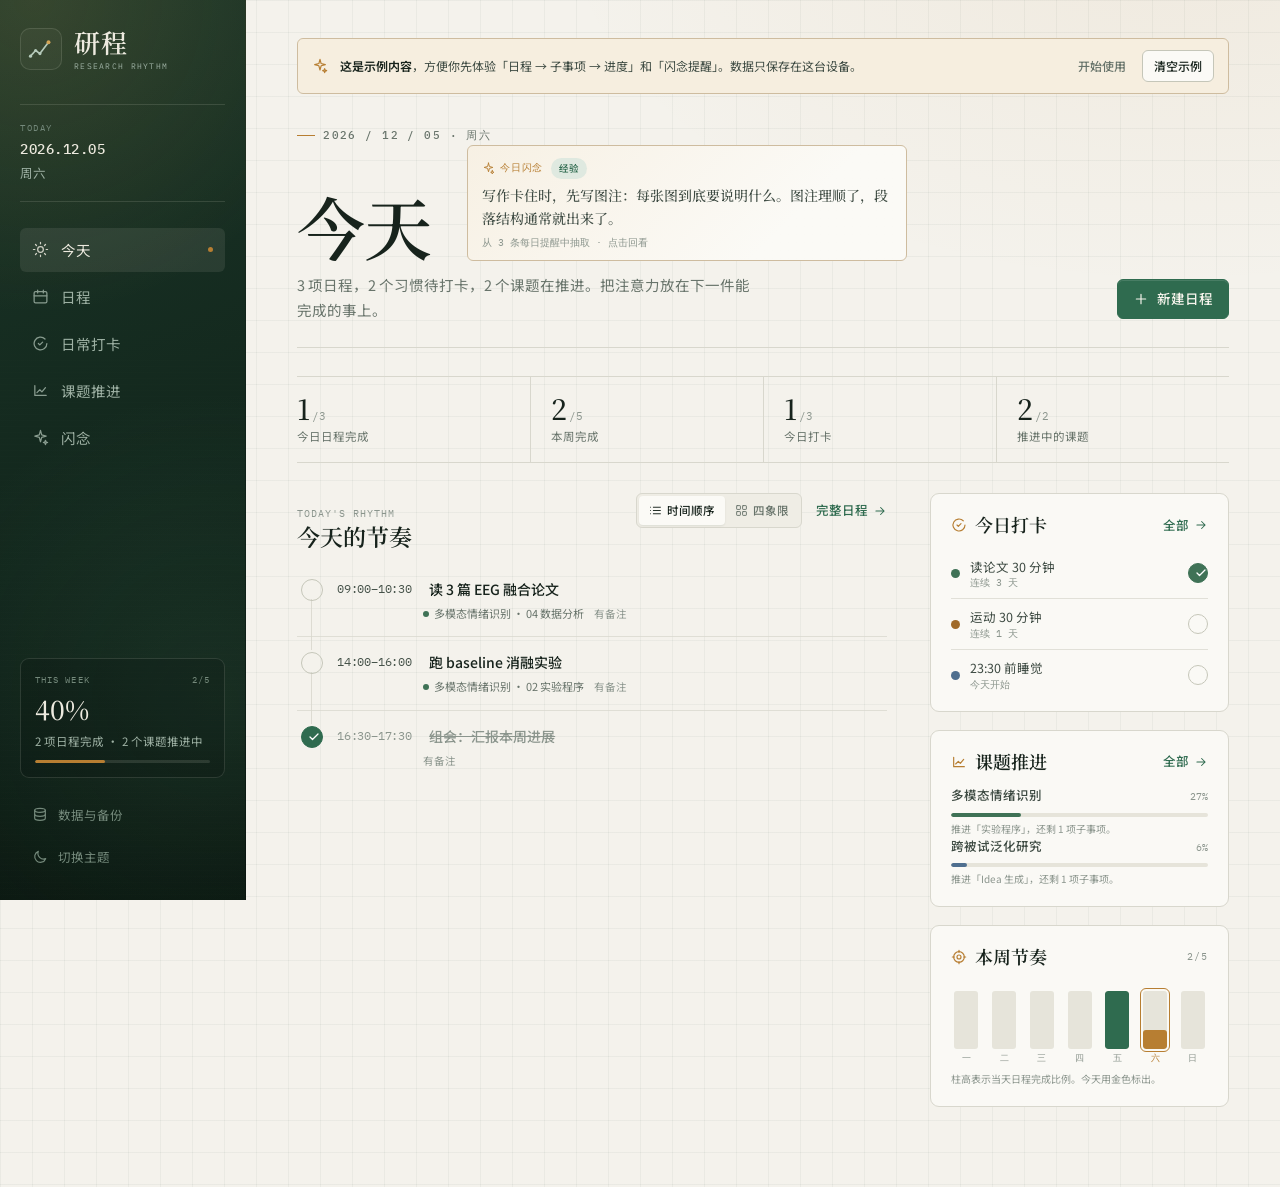
<file: index.html>
<!DOCTYPE html>
<html lang="zh-CN">
<head>
  <meta charset="utf-8">
  <meta name="viewport" content="width=device-width, initial-scale=1, viewport-fit=cover">
  <title>研程</title>
  <meta name="description" content="研程：把科研拆成今天能做完的事。日程、习惯、课题推进与闪念，本地优先。">
  <meta name="theme-color" content="#12261C">
  <meta name="apple-mobile-web-app-capable" content="yes">
  <meta name="apple-mobile-web-app-status-bar-style" content="black-translucent">
  <meta name="apple-mobile-web-app-title" content="研程">
  <link rel="manifest" href="manifest.webmanifest">
  <link rel="icon" href="icons/icon-192.png" sizes="192x192" type="image/png">
  <link rel="apple-touch-icon" href="icons/icon-180.png">
  <link rel="preconnect" href="https://fonts.googleapis.com">
  <link rel="preconnect" href="https://fonts.gstatic.com" crossorigin>
  <link rel="stylesheet" href="https://fonts.googleapis.com/css2?family=IBM+Plex+Mono:wght@400;500&family=Noto+Sans+SC:wght@400;500;600;700&family=Noto+Serif+SC:wght@500;600;700&display=swap">
  <style>
/* ---- base.css ---- */
/* ============================================================
   研程 — base tokens and reset
   Direction: research notebook on a quiet desk. Deep forest rail,
   warm paper canvas, serif display type, mono for dates and counts.
   ============================================================ */

:root {
  /* Color — light */
  --paper: #F4F2EC;
  --paper-deep: #ECE9E0;
  --surface: #FBFAF6;
  --surface-2: #EFEDE5;
  --surface-3: #E6E4DA;
  --ink: #17231C;
  --ink-soft: #3D4A42;
  --muted: #68746B;
  --faint: #8B958D;
  --line: #D8D7CD;
  --line-strong: #C5C6B9;
  --forest: #12261C;
  --forest-2: #1B3628;
  --accent: #2F6B4F;
  --accent-hover: #265A42;
  --accent-ink: #F7F5ED;
  --accent-soft: #DFE9E0;
  --ochre: #B77E32;
  --ochre-soft: #F2E4CC;
  --danger: #A44A3F;
  --danger-soft: #F3DDD8;
  --blue: #466A83;
  --blue-soft: #DFE7EC;
  --grid: rgba(23, 35, 28, 0.045);
  --glow: rgba(183, 126, 50, 0.08);
  --shadow: 0 18px 48px rgba(18, 38, 28, 0.13);
  --shadow-soft: 0 8px 24px rgba(18, 38, 28, 0.08);
  --rail-text: #EDEADF;
  --rail-muted: #9EB1A4;
  --rail-faint: #74897B;
  --rail-line: rgba(237, 234, 223, 0.13);
  --rail-active: rgba(237, 234, 223, 0.09);
  --overlay: rgba(8, 16, 11, 0.56);
  --check-ink: #FFFFFF;

  /* Type */
  --font-display: "Noto Serif SC", "Songti SC", "STSong", serif;
  --font-body: "Noto Sans SC", "PingFang SC", "Microsoft YaHei", sans-serif;
  --font-mono: "IBM Plex Mono", "SFMono-Regular", Consolas, monospace;
  --text-xs: 11px;
  --text-sm: 12.5px;
  --text-base: 14.5px;
  --text-md: 16px;
  --text-lg: 20px;
  --text-xl: 28px;
  --text-display: clamp(44px, 5.4vw, 68px);

  /* Space + shape */
  --radius-xs: 4px;
  --radius-sm: 6px;
  --radius-md: 9px;
  --radius-lg: 14px;
  --rail-w: 246px;
  --ease: cubic-bezier(0.22, 1, 0.36, 1);

  color-scheme: light;
}

@media (prefers-color-scheme: dark) {
  :root:not([data-theme="light"]) {
    --paper: #0D1511;
    --paper-deep: #111C16;
    --surface: #14221A;
    --surface-2: #192A20;
    --surface-3: #21352A;
    --ink: #E8ECE5;
    --ink-soft: #C6D0C8;
    --muted: #96A59B;
    --faint: #75857B;
    --line: #293B30;
    --line-strong: #3A4E41;
    --forest: #07100A;
    --forest-2: #0D1C13;
    --accent: #85B99C;
    --accent-hover: #9ACCAF;
    --accent-ink: #0D1B13;
    --accent-soft: #223C2D;
    --ochre: #D6A45D;
    --ochre-soft: #3A2E1D;
    --danger: #D98A7D;
    --danger-soft: #3B221F;
    --blue: #89AEC4;
    --blue-soft: #1E303A;
    --grid: rgba(232, 236, 229, 0.035);
    --glow: rgba(214, 164, 93, 0.06);
    --shadow: 0 24px 60px rgba(0, 0, 0, 0.46);
    --shadow-soft: 0 10px 30px rgba(0, 0, 0, 0.3);
    --rail-text: #EDEADF;
    --rail-muted: #96AA9C;
    --rail-faint: #6F8375;
    --rail-line: rgba(237, 234, 223, 0.12);
    --rail-active: rgba(237, 234, 223, 0.08);
    --overlay: rgba(0, 0, 0, 0.68);
    --check-ink: #0D1B13;
    color-scheme: dark;
  }
}

:root[data-theme="dark"] {
  --paper: #0D1511;
  --paper-deep: #111C16;
  --surface: #14221A;
  --surface-2: #192A20;
  --surface-3: #21352A;
  --ink: #E8ECE5;
  --ink-soft: #C6D0C8;
  --muted: #96A59B;
  --faint: #75857B;
  --line: #293B30;
  --line-strong: #3A4E41;
  --forest: #07100A;
  --forest-2: #0D1C13;
  --accent: #85B99C;
  --accent-hover: #9ACCAF;
  --accent-ink: #0D1B13;
  --accent-soft: #223C2D;
  --ochre: #D6A45D;
  --ochre-soft: #3A2E1D;
  --danger: #D98A7D;
  --danger-soft: #3B221F;
  --blue: #89AEC4;
  --blue-soft: #1E303A;
  --grid: rgba(232, 236, 229, 0.035);
  --glow: rgba(214, 164, 93, 0.06);
  --shadow: 0 24px 60px rgba(0, 0, 0, 0.46);
  --shadow-soft: 0 10px 30px rgba(0, 0, 0, 0.3);
  --rail-text: #EDEADF;
  --rail-muted: #96AA9C;
  --rail-faint: #6F8375;
  --rail-line: rgba(237, 234, 223, 0.12);
  --rail-active: rgba(237, 234, 223, 0.08);
  --overlay: rgba(0, 0, 0, 0.68);
  --check-ink: #0D1B13;
  color-scheme: dark;
}

*,
*::before,
*::after {
  box-sizing: border-box;
}

html {
  min-height: 100%;
  -webkit-text-size-adjust: 100%;
}

body {
  min-height: 100%;
  margin: 0;
  padding-left: max(0px, env(safe-area-inset-left, 0px));
  padding-right: max(0px, env(safe-area-inset-right, 0px));
  background-color: var(--paper);
  background-image:
    radial-gradient(ellipse 70% 46% at 92% -8%, var(--glow), transparent 70%),
    linear-gradient(var(--grid) 1px, transparent 1px),
    linear-gradient(90deg, var(--grid) 1px, transparent 1px);
  background-size: auto, 32px 32px, 32px 32px;
  color: var(--ink);
  font-family: var(--font-body);
  font-size: var(--text-base);
  line-height: 1.65;
  -webkit-font-smoothing: antialiased;
  text-rendering: optimizeLegibility;
}

h1, h2, h3, h4, p, figure, blockquote {
  margin: 0;
}

h1, h2, h3 {
  font-family: var(--font-display);
  font-weight: 600;
  line-height: 1.18;
  text-wrap: balance;
}

button,
input,
select,
textarea {
  font: inherit;
  color: inherit;
}

button {
  border: 0;
  background: none;
  cursor: pointer;
  -webkit-tap-highlight-color: transparent;
}

a {
  color: inherit;
  text-decoration: none;
}

svg {
  display: block;
}

.icon {
  width: 18px;
  height: 18px;
  fill: none;
  stroke: currentColor;
  stroke-width: 1.75;
  stroke-linecap: round;
  stroke-linejoin: round;
  flex: none;
}

.svg-sprite {
  position: absolute;
  width: 0;
  height: 0;
  overflow: hidden;
}

::selection {
  background: var(--accent-soft);
  color: var(--ink);
}

:focus-visible {
  outline: 2px solid var(--accent);
  outline-offset: 2px;
}

.skip-link {
  position: fixed;
  top: 10px;
  left: 10px;
  z-index: 999;
  transform: translateY(-160%);
  padding: 8px 14px;
  border-radius: var(--radius-sm);
  background: var(--forest);
  color: var(--rail-text);
  font-size: var(--text-sm);
  transition: transform 0.16s ease;
}

.skip-link:focus {
  transform: translateY(0);
}

.mono {
  font-family: var(--font-mono);
  font-variant-numeric: tabular-nums;
}

.eyebrow {
  display: inline-flex;
  align-items: center;
  gap: 8px;
  color: var(--muted);
  font-family: var(--font-mono);
  font-size: var(--text-xs);
  font-weight: 500;
  letter-spacing: 0.13em;
  text-transform: uppercase;
}

.eyebrow::before {
  content: "";
  width: 18px;
  height: 1px;
  background: var(--ochre);
}

.lede {
  max-width: 62ch;
  color: var(--muted);
  font-size: var(--text-base);
  line-height: 1.75;
}

.sr-only {
  position: absolute;
  width: 1px;
  height: 1px;
  padding: 0;
  margin: -1px;
  overflow: hidden;
  clip: rect(0, 0, 0, 0);
  white-space: nowrap;
  border: 0;
}

[hidden] {
  display: none !important;
}

* {
  scrollbar-width: thin;
  scrollbar-color: var(--line-strong) transparent;
}

*::-webkit-scrollbar {
  width: 9px;
  height: 9px;
}

*::-webkit-scrollbar-thumb {
  background: var(--line-strong);
  border-radius: 99px;
  border: 2px solid transparent;
  background-clip: padding-box;
}

*::-webkit-scrollbar-track {
  background: transparent;
}

@media (prefers-reduced-motion: reduce) {
  *,
  *::before,
  *::after {
    animation-duration: 0.01ms !important;
    animation-iteration-count: 1 !important;
    transition-duration: 0.01ms !important;
    scroll-behavior: auto !important;
  }
}


/* ---- layout.css ---- */
/* ============================================================
   Layout — rail, main canvas, mobile navigation
   ============================================================ */

.app {
  display: grid;
  grid-template-columns: var(--rail-w) minmax(0, 1fr);
  min-height: 100vh;
  min-height: 100dvh;
}

/* ---------- Desktop rail ---------- */

.rail {
  position: sticky;
  top: 0;
  align-self: start;
  display: flex;
  flex-direction: column;
  height: 100vh;
  height: 100dvh;
  overflow-y: auto;
  padding: 28px 20px 24px;
  color: var(--rail-text);
  background:
    radial-gradient(circle at 14% 0%, rgba(213, 166, 86, 0.15), transparent 34%),
    radial-gradient(circle at 88% 78%, rgba(72, 126, 94, 0.18), transparent 42%),
    linear-gradient(158deg, var(--forest-2) 0%, var(--forest) 58%, #09140E 100%);
  border-right: 1px solid rgba(0, 0, 0, 0.2);
}

.rail::after {
  content: "";
  position: absolute;
  inset: 0;
  pointer-events: none;
  opacity: 0.2;
  background-image: linear-gradient(rgba(237, 234, 223, 0.045) 1px, transparent 1px);
  background-size: 100% 6px;
  mask-image: linear-gradient(to bottom, transparent, #000 72%);
}

.brand {
  position: relative;
  z-index: 1;
  display: flex;
  align-items: center;
  gap: 12px;
  width: fit-content;
  color: var(--rail-text);
}

.brand-mark {
  display: grid;
  place-items: center;
  width: 42px;
  height: 42px;
  border: 1px solid var(--rail-line);
  border-radius: 10px;
  background: rgba(237, 234, 223, 0.035);
  color: #B6CBBB;
}

.brand-mark svg {
  width: 30px;
  height: 30px;
}

.brand-copy {
  display: flex;
  flex-direction: column;
  line-height: 1;
}

.brand-copy strong {
  font-family: var(--font-display);
  font-size: 26px;
  font-weight: 600;
  letter-spacing: 0.04em;
}

.brand-copy small {
  margin-top: 7px;
  color: var(--rail-muted);
  font-family: var(--font-mono);
  font-size: 8px;
  letter-spacing: 0.16em;
}

.rail-date {
  position: relative;
  z-index: 1;
  display: grid;
  gap: 2px;
  margin-top: 34px;
  padding: 16px 0 17px;
  border-top: 1px solid var(--rail-line);
  border-bottom: 1px solid var(--rail-line);
}

.rail-date-label {
  color: var(--rail-faint);
  font-family: var(--font-mono);
  font-size: 9px;
  letter-spacing: 0.18em;
}

.rail-date strong {
  font-family: var(--font-mono);
  font-size: 14px;
  font-weight: 500;
  letter-spacing: 0.04em;
}

.rail-date > span:last-child {
  color: var(--rail-muted);
  font-size: var(--text-sm);
}

.rail-nav {
  position: relative;
  z-index: 1;
  display: grid;
  gap: 3px;
  margin-top: 26px;
}

.nav-item {
  display: flex;
  align-items: center;
  gap: 12px;
  min-height: 44px;
  padding: 0 12px;
  border-radius: var(--radius-sm);
  color: var(--rail-muted);
  font-size: var(--text-base);
  transition: color 0.16s ease, background 0.16s ease;
}

.nav-item .icon {
  width: 17px;
  height: 17px;
  opacity: 0.85;
}

.nav-item:hover {
  color: var(--rail-text);
  background: rgba(237, 234, 223, 0.045);
}

.nav-item.is-active {
  color: var(--rail-text);
  background: var(--rail-active);
}

.nav-dot {
  width: 5px;
  height: 5px;
  margin-left: auto;
  border-radius: 50%;
  background: var(--ochre);
  opacity: 0;
  transform: scale(0.4);
  transition: opacity 0.16s ease, transform 0.16s ease;
}

.nav-item.is-active .nav-dot {
  opacity: 1;
  transform: scale(1);
}

.rail-lower {
  position: relative;
  z-index: 1;
  display: grid;
  gap: 4px;
  margin-top: auto;
  padding-top: 22px;
}

.rail-pulse {
  margin-bottom: 14px;
  padding: 14px;
  border: 1px solid var(--rail-line);
  border-radius: var(--radius-md);
  background: rgba(8, 16, 11, 0.18);
}

.rail-pulse-label {
  display: flex;
  align-items: center;
  justify-content: space-between;
  color: var(--rail-faint);
  font-family: var(--font-mono);
  font-size: 9px;
  letter-spacing: 0.12em;
  text-transform: uppercase;
}

.rail-pulse strong {
  color: var(--rail-text);
  font-family: var(--font-display);
  font-size: 26px;
  font-weight: 500;
}

.rail-pulse p {
  margin-top: 2px;
  color: var(--rail-muted);
  font-size: 11.5px;
  line-height: 1.5;
}

.rail-pulse .progress {
  height: 3px;
  margin-top: 10px;
  background: rgba(237, 234, 223, 0.12);
}

.rail-pulse .progress > span {
  background: var(--ochre);
}

.rail-link {
  display: flex;
  align-items: center;
  gap: 10px;
  min-height: 38px;
  padding: 0 12px;
  border-radius: var(--radius-sm);
  color: var(--rail-faint);
  font-size: 12.5px;
  text-align: left;
  transition: color 0.16s ease, background 0.16s ease;
}

.rail-link .icon {
  width: 16px;
  height: 16px;
}

.rail-link:hover {
  color: var(--rail-text);
  background: rgba(237, 234, 223, 0.045);
}

/* ---------- Main canvas ---------- */

.main {
  min-width: 0;
  padding: 38px clamp(24px, 4vw, 58px) 80px;
}

.view-root {
  width: 100%;
  max-width: 1280px;
  margin: 0 auto;
  outline: none;
}

.view-root:focus {
  outline: none;
}

.mobile-bar {
  display: none;
}

/* ---------- Mobile nav ---------- */

.fab {
  display: none;
}

.bottom-nav {
  display: none;
}

/* ---------- View headings ---------- */

.view-head {
  display: flex;
  align-items: flex-end;
  justify-content: space-between;
  gap: 28px;
  margin-bottom: 28px;
  padding-bottom: 24px;
  border-bottom: 1px solid var(--line);
  animation: rise-in 0.42s var(--ease) both;
}

.view-head-copy {
  min-width: 0;
}

.view-title {
  margin-top: 8px;
  font-family: var(--font-display);
  font-size: var(--text-display);
  font-weight: 600;
  line-height: 1.04;
  letter-spacing: -0.015em;
}

.view-sub {
  max-width: 58ch;
  margin-top: 12px;
  color: var(--muted);
  font-size: var(--text-base);
  line-height: 1.7;
}

.view-actions {
  display: flex;
  align-items: center;
  gap: 10px;
  flex: none;
  padding-bottom: 4px;
}

/* ---------- Generic helpers ---------- */

.section {
  margin-top: 30px;
}

.section-head {
  display: flex;
  align-items: baseline;
  justify-content: space-between;
  gap: 16px;
  margin-bottom: 14px;
}

.section-title {
  font-family: var(--font-display);
  font-size: 23px;
  font-weight: 600;
}

.section-kicker {
  color: var(--faint);
  font-family: var(--font-mono);
  font-size: 10px;
  letter-spacing: 0.1em;
  text-transform: uppercase;
}

.text-link {
  display: inline-flex;
  align-items: center;
  gap: 5px;
  color: var(--accent);
  font-size: 12.5px;
  font-weight: 500;
}

.text-link .icon {
  width: 14px;
  height: 14px;
  transition: transform 0.16s ease;
}

.text-link:hover .icon {
  transform: translateX(2px);
}

@keyframes rise-in {
  from {
    opacity: 0;
    transform: translateY(9px);
  }
  to {
    opacity: 1;
    transform: translateY(0);
  }
}

@media (max-width: 1120px) {
  :root {
    --rail-w: 222px;
  }

  .rail {
    padding-inline: 16px;
  }

  .main {
    padding-inline: clamp(20px, 3.2vw, 40px);
  }
}

@media (max-width: 960px) {
  .app {
    display: block;
  }

  .rail {
    display: none;
  }

  .main {
    padding: 0 max(16px, env(safe-area-inset-left, 0px)) 112px max(16px, env(safe-area-inset-right, 0px));
  }

  .mobile-bar {
    position: sticky;
    top: env(safe-area-inset-top, 0px);
    z-index: 30;
    display: flex;
    align-items: center;
    justify-content: space-between;
    gap: 12px;
    margin: 0 calc(-1 * max(16px, env(safe-area-inset-left, 0px)));
    padding: 12px max(16px, env(safe-area-inset-left, 0px));
    background: color-mix(in srgb, var(--paper) 88%, transparent);
    border-bottom: 1px solid color-mix(in srgb, var(--line) 72%, transparent);
    backdrop-filter: blur(14px) saturate(1.15);
  }

  .brand--compact {
    color: var(--ink);
  }

  .brand--compact .brand-mark {
    width: 34px;
    height: 34px;
    border-color: var(--line);
    background: var(--surface);
    color: var(--accent);
  }

  .brand--compact .brand-mark svg {
    width: 25px;
    height: 25px;
  }

  .brand--compact .brand-copy strong {
    font-size: 21px;
  }

  .brand--compact .brand-copy small {
    margin-top: 5px;
    color: var(--muted);
    font-size: 7px;
  }

  .mobile-actions {
    display: flex;
    gap: 4px;
  }

  .view-root {
    padding-top: 24px;
  }

  .view-head {
    align-items: flex-start;
    flex-direction: column;
    gap: 18px;
    margin-bottom: 22px;
    padding-bottom: 20px;
  }

  .view-actions {
    width: 100%;
    padding-bottom: 0;
  }

  .view-actions .btn--primary {
    flex: 1;
    justify-content: center;
  }

  .fab {
    position: fixed;
    right: max(20px, env(safe-area-inset-right, 0px));
    bottom: calc(max(14px, env(safe-area-inset-bottom, 0px)) + 76px);
    z-index: 45;
    display: grid;
    place-items: center;
    width: 52px;
    height: 52px;
    border: 1px solid rgba(255, 255, 255, 0.12);
    border-radius: 50%;
    background: var(--forest);
    color: var(--rail-text);
    box-shadow: 0 12px 30px rgba(8, 16, 11, 0.28);
    transition: transform 0.18s var(--ease), background 0.18s ease;
  }

  .fab .icon {
    width: 22px;
    height: 22px;
  }

  .fab:active {
    transform: scale(0.94);
  }

  .bottom-nav {
    position: fixed;
    left: 50%;
    bottom: max(14px, env(safe-area-inset-bottom, 0px));
    z-index: 40;
    display: grid;
    grid-template-columns: repeat(5, minmax(0, 1fr));
    align-items: center;
    width: min(430px, calc(100% - 28px));
    min-height: 62px;
    padding: 6px 10px;
    border: 1px solid var(--line);
    border-radius: 16px;
    background: color-mix(in srgb, var(--surface) 92%, transparent);
    box-shadow: 0 14px 38px rgba(18, 38, 28, 0.16);
    transform: translateX(-50%);
    backdrop-filter: blur(16px) saturate(1.2);
  }

  .bottom-item {
    position: relative;
    display: grid;
    justify-items: center;
    gap: 2px;
    padding: 7px 0 5px;
    border-radius: 10px;
    color: var(--muted);
    font-size: 10px;
    transition: color 0.16s ease;
  }

  .bottom-item .icon {
    width: 20px;
    height: 20px;
  }

  .bottom-item.is-active {
    color: var(--accent);
  }

  .bottom-item.is-active::before {
    content: "";
    position: absolute;
    top: -1px;
    width: 16px;
    height: 2px;
    border-radius: 2px;
    background: var(--ochre);
  }

  .bottom-gap {
    display: block;
  }
}

@media (max-width: 560px) {
  .view-title {
    font-size: clamp(38px, 12vw, 52px);
  }

  .view-sub {
    font-size: 13.5px;
  }

  .section-title {
    font-size: 21px;
  }

  .main {
    padding-bottom: 108px;
  }
}


/* ---- components.css ---- */
/* ============================================================
   Components — controls, forms, lists, modal, feedback
   ============================================================ */

/* ---------- Buttons ---------- */

.btn {
  display: inline-flex;
  align-items: center;
  justify-content: center;
  gap: 8px;
  min-height: 40px;
  padding: 0 15px;
  border: 1px solid transparent;
  border-radius: var(--radius-sm);
  font-size: 13.5px;
  font-weight: 500;
  line-height: 1;
  white-space: nowrap;
  transition: background 0.16s ease, border-color 0.16s ease, color 0.16s ease, transform 0.16s var(--ease);
}

.btn .icon {
  width: 16px;
  height: 16px;
}

.btn:active {
  transform: translateY(1px);
}

.btn--primary {
  background: var(--accent);
  color: var(--accent-ink);
  border-color: var(--accent);
  box-shadow: 0 1px 0 rgba(255, 255, 255, 0.12) inset;
}

.btn--primary:hover {
  background: var(--accent-hover);
  border-color: var(--accent-hover);
}

.btn--secondary {
  background: var(--surface);
  border-color: var(--line-strong);
  color: var(--ink);
}

.btn--secondary:hover {
  background: var(--surface-2);
}

.btn--ghost {
  color: var(--muted);
}

.btn--ghost:hover {
  color: var(--ink);
  background: var(--surface-2);
}

.btn--danger {
  color: var(--danger);
  border-color: color-mix(in srgb, var(--danger) 35%, var(--line));
  background: var(--surface);
}

.btn--danger:hover {
  background: var(--danger-soft);
}

.btn--small {
  min-height: 32px;
  padding: 0 11px;
  font-size: 12px;
}

.btn--block {
  width: 100%;
}

.btn[disabled] {
  cursor: not-allowed;
  opacity: 0.45;
}

.icon-btn {
  display: grid;
  place-items: center;
  width: 36px;
  height: 36px;
  border-radius: var(--radius-sm);
  color: var(--muted);
  transition: color 0.16s ease, background 0.16s ease;
}

.icon-btn .icon {
  width: 17px;
  height: 17px;
}

.icon-btn:hover {
  color: var(--ink);
  background: var(--surface-2);
}

.icon-btn--danger:hover {
  color: var(--danger);
  background: var(--danger-soft);
}

.icon-btn--small {
  width: 30px;
  height: 30px;
}

.icon-btn--small .icon {
  width: 15px;
  height: 15px;
}

/* ---------- Segmented control ---------- */

.segmented {
  display: inline-flex;
  gap: 2px;
  padding: 3px;
  border: 1px solid var(--line);
  border-radius: var(--radius-sm);
  background: var(--surface-2);
}

.segmented button {
  display: inline-flex;
  align-items: center;
  gap: 5px;
  min-height: 30px;
  padding: 0 11px;
  border-radius: 4px;
  color: var(--muted);
  font-size: 12px;
  font-weight: 500;
  transition: background 0.16s ease, color 0.16s ease;
}

.segmented button .icon {
  width: 14px;
  height: 14px;
}

.segmented button:hover {
  color: var(--ink);
}

.segmented button.is-active {
  background: var(--surface);
  color: var(--ink);
  box-shadow: 0 1px 3px rgba(18, 38, 28, 0.09);
}

/* ---------- Pills, badges, labels ---------- */

.pill {
  display: inline-flex;
  align-items: center;
  gap: 5px;
  min-height: 23px;
  padding: 2px 8px;
  border-radius: 99px;
  background: var(--surface-2);
  color: var(--muted);
  font-size: 10.5px;
  font-weight: 500;
  line-height: 1.4;
  white-space: nowrap;
}

.pill--accent {
  background: var(--accent-soft);
  color: var(--accent);
}

.pill--ochre {
  background: var(--ochre-soft);
  color: var(--ochre);
}

.pill--danger {
  background: var(--danger-soft);
  color: var(--danger);
}

.pill--quiet {
  border: 1px solid var(--line);
  background: transparent;
}

.link-badge {
  display: inline-flex;
  align-items: center;
  gap: 5px;
  max-width: 100%;
  color: var(--muted);
  font-size: 11px;
  line-height: 1.4;
}

.link-badge::before {
  content: "";
  width: 6px;
  height: 6px;
  flex: none;
  border-radius: 50%;
  background: var(--project, var(--accent));
}

.link-badge span {
  overflow: hidden;
  text-overflow: ellipsis;
  white-space: nowrap;
}

.source-badge {
  display: inline-flex;
  align-items: center;
  gap: 4px;
  padding: 1px 6px;
  border: 1px solid var(--line);
  border-radius: 3px;
  color: var(--faint);
  font-family: var(--font-mono);
  font-size: 9px;
  letter-spacing: 0.05em;
  white-space: nowrap;
}

/* ---------- Progress ---------- */

.progress {
  position: relative;
  height: 6px;
  overflow: hidden;
  border-radius: 99px;
  background: var(--surface-3);
}

.progress > span {
  display: block;
  height: 100%;
  border-radius: inherit;
  background: var(--progress-color, var(--accent));
  transition: width 0.55s var(--ease);
}

.progress--thin {
  height: 3px;
}

.progress--thick {
  height: 9px;
}

.progress-meta {
  display: flex;
  align-items: center;
  justify-content: space-between;
  gap: 12px;
  margin-top: 7px;
  color: var(--faint);
  font-family: var(--font-mono);
  font-size: 10px;
  letter-spacing: 0.02em;
}

/* ---------- Completion circle ---------- */

.check {
  position: relative;
  display: grid;
  place-items: center;
  width: 22px;
  height: 22px;
  flex: none;
  border: 1.5px solid var(--line-strong);
  border-radius: 50%;
  background: transparent;
  color: transparent;
  transition: background 0.18s ease, border-color 0.18s ease, color 0.18s ease, transform 0.18s var(--ease);
}

.check .icon {
  width: 12px;
  height: 12px;
  stroke-width: 2.6;
}

.check:hover {
  border-color: var(--event-color, var(--accent));
  color: color-mix(in srgb, var(--event-color, var(--accent)) 35%, transparent);
}

.check.is-done {
  border-color: var(--event-color, var(--accent));
  background: var(--event-color, var(--accent));
  color: var(--check-ink);
  animation: check-pop 0.22s var(--ease);
}

@keyframes check-pop {
  0% { transform: scale(0.82); }
  60% { transform: scale(1.08); }
  100% { transform: scale(1); }
}

/* ---------- Forms ---------- */

.form-grid {
  display: grid;
  gap: 17px;
}

.field-row {
  display: grid;
  grid-template-columns: 1fr 1fr;
  gap: 14px;
}

.field {
  display: grid;
  gap: 7px;
  min-width: 0;
}

.field > label,
.field-label {
  color: var(--ink-soft);
  font-size: 12px;
  font-weight: 500;
  letter-spacing: 0.01em;
}

.field-hint {
  color: var(--faint);
  font-size: 11px;
  line-height: 1.5;
}

.input,
.select,
.textarea {
  width: 100%;
  min-height: 42px;
  padding: 9px 11px;
  border: 1px solid var(--line-strong);
  border-radius: var(--radius-sm);
  background: var(--paper);
  color: var(--ink);
  font-size: 13.5px;
  line-height: 1.5;
  transition: border-color 0.16s ease, box-shadow 0.16s ease, background 0.16s ease;
}

.textarea {
  min-height: 88px;
  resize: vertical;
}

.input:hover,
.select:hover,
.textarea:hover {
  border-color: var(--muted);
}

.input:focus,
.select:focus,
.textarea:focus {
  outline: none;
  border-color: var(--accent);
  background: var(--surface);
  box-shadow: 0 0 0 3px color-mix(in srgb, var(--accent) 16%, transparent);
}

.input::placeholder,
.textarea::placeholder {
  color: var(--faint);
}

.select {
  appearance: none;
  padding-right: 34px;
  background-image:
    linear-gradient(45deg, transparent 50%, var(--muted) 50%),
    linear-gradient(135deg, var(--muted) 50%, transparent 50%);
  background-position:
    calc(100% - 16px) calc(50% - 2px),
    calc(100% - 11px) calc(50% - 2px);
  background-size: 5px 5px, 5px 5px;
  background-repeat: no-repeat;
}

.input[type="date"],
.input[type="time"] {
  font-family: var(--font-mono);
  font-size: 12.5px;
}

.form-actions {
  display: flex;
  align-items: center;
  justify-content: flex-end;
  gap: 9px;
  margin-top: 2px;
}

.form-error {
  display: flex;
  align-items: flex-start;
  gap: 8px;
  padding: 10px 12px;
  border: 1px solid color-mix(in srgb, var(--danger) 30%, var(--line));
  border-radius: var(--radius-sm);
  background: var(--danger-soft);
  color: var(--danger);
  font-size: 12px;
  line-height: 1.5;
}

.form-error .icon {
  width: 15px;
  height: 15px;
  margin-top: 1px;
}

.checkbox-line {
  display: flex;
  align-items: flex-start;
  gap: 10px;
  color: var(--ink-soft);
  font-size: 12.5px;
  line-height: 1.5;
  cursor: pointer;
}

.checkbox-line input {
  width: 15px;
  height: 15px;
  margin: 2px 0 0;
  accent-color: var(--accent);
}

.color-choices {
  display: flex;
  flex-wrap: wrap;
  gap: 8px;
}

.color-choice {
  position: relative;
  display: grid;
  place-items: center;
  width: 32px;
  height: 32px;
  border: 1px solid var(--line);
  border-radius: 50%;
  background: var(--surface);
  cursor: pointer;
}

.color-choice input {
  position: absolute;
  opacity: 0;
  pointer-events: none;
}

.color-choice span {
  width: 20px;
  height: 20px;
  border-radius: 50%;
  background: var(--swatch);
  transition: transform 0.16s var(--ease);
}

.color-choice:has(input:checked) {
  border-color: var(--swatch);
  box-shadow: 0 0 0 2px var(--surface), 0 0 0 4px var(--swatch);
}

.color-choice:has(input:checked) span {
  transform: scale(0.78);
}

/* ---------- Event rows ---------- */

.event-row {
  display: grid;
  grid-template-columns: 22px 58px minmax(0, 1fr) 28px;
  align-items: start;
  gap: 12px;
  padding: 13px 4px;
  border-bottom: 1px solid color-mix(in srgb, var(--line) 74%, transparent);
  transition: background 0.16s ease;
}

.event-row:last-child {
  border-bottom: 0;
}

.event-row:hover {
  background: color-mix(in srgb, var(--surface) 55%, transparent);
}

.event-row .check {
  margin-top: 1px;
}

.event-time {
  padding-top: 1px;
  color: var(--muted);
  font-family: var(--font-mono);
  font-size: 11px;
  font-variant-numeric: tabular-nums;
  letter-spacing: -0.02em;
  white-space: nowrap;
}

.event-main {
  min-width: 0;
}

.event-title {
  display: block;
  width: 100%;
  color: var(--ink);
  font-size: 13.5px;
  font-weight: 500;
  line-height: 1.5;
  text-align: left;
  transition: color 0.16s ease;
}

.event-title:hover {
  color: var(--accent);
}

.event-meta {
  display: flex;
  flex-wrap: wrap;
  align-items: center;
  gap: 4px 10px;
  margin-top: 4px;
  color: var(--faint);
  font-size: 10.5px;
}

.event-row.is-done .event-title {
  color: var(--faint);
  text-decoration: line-through;
  text-decoration-thickness: 1px;
  text-underline-offset: 3px;
}

.event-row.is-done .event-time {
  color: var(--faint);
}

.event-row.is-dragging {
  opacity: 0.45;
}

.event-edit {
  margin-top: -4px;
  opacity: 0;
  transition: opacity 0.16s ease;
}

.event-row:hover .event-edit,
.event-edit:focus-visible {
  opacity: 1;
}

/* ---------- Cards and panels ---------- */

.panel {
  padding: 20px;
  border: 1px solid var(--line);
  border-radius: var(--radius-md);
  background: var(--surface);
}

.panel-head {
  display: flex;
  align-items: center;
  justify-content: space-between;
  gap: 12px;
  margin-bottom: 13px;
}

.panel-title {
  display: flex;
  align-items: center;
  gap: 8px;
  font-family: var(--font-display);
  font-size: 18px;
  font-weight: 600;
}

.panel-title .icon {
  width: 16px;
  height: 16px;
  color: var(--ochre);
}

/* ---------- Empty states ---------- */

.empty {
  display: grid;
  justify-items: center;
  gap: 8px;
  padding: 32px 18px;
  text-align: center;
}

.empty-mark {
  display: grid;
  place-items: center;
  width: 46px;
  height: 46px;
  margin-bottom: 4px;
  border: 1px solid var(--line);
  border-radius: 50%;
  color: var(--faint);
  background: var(--surface);
}

.empty-mark .icon {
  width: 20px;
  height: 20px;
}

.empty strong {
  font-family: var(--font-display);
  font-size: 17px;
  font-weight: 600;
}

.empty p {
  max-width: 34ch;
  color: var(--faint);
  font-size: 12px;
  line-height: 1.6;
}

.empty .btn {
  margin-top: 6px;
}

/* ---------- Demo banner ---------- */

.demo-banner {
  display: flex;
  align-items: center;
  gap: 12px;
  margin-bottom: 24px;
  padding: 11px 14px;
  border: 1px solid color-mix(in srgb, var(--ochre) 30%, var(--line));
  border-radius: var(--radius-sm);
  background: color-mix(in srgb, var(--ochre-soft) 55%, var(--surface));
  color: var(--ink-soft);
  font-size: 12px;
  line-height: 1.5;
  animation: rise-in 0.4s var(--ease) both;
}

.demo-banner .icon {
  width: 16px;
  height: 16px;
  flex: none;
  color: var(--ochre);
}

.demo-banner p {
  min-width: 0;
}

.demo-banner strong {
  color: var(--ink);
  font-weight: 600;
}

.demo-banner--danger {
  border-color: color-mix(in srgb, var(--danger) 32%, var(--line));
  background: color-mix(in srgb, var(--danger-soft) 55%, var(--surface));
}

.demo-banner--danger .icon {
  color: var(--danger);
}

.demo-banner-actions {
  display: flex;
  align-items: center;
  gap: 4px;
  margin-left: auto;
  flex: none;
}

/* ---------- Utility ---------- */

.hidden {
  display: none !important;
}

.muted {
  color: var(--muted);
}

.nowrap {
  white-space: nowrap;
}

.truncate {
  overflow: hidden;
  text-overflow: ellipsis;
  white-space: nowrap;
}

.divider {
  height: 1px;
  margin: 18px 0;
  border: 0;
  background: var(--line);
}

.stack {
  display: grid;
  gap: 10px;
}

.row {
  display: flex;
  align-items: center;
  gap: 10px;
}


/* ---- overlays.css ---- */
/* 研程 — modal and toast overlays */

/* ---------- Modal ---------- */

.modal-layer {
  position: fixed;
  inset: 0;
  z-index: 120;
  display: grid;
  place-items: center;
  padding: 24px;
}

.modal-backdrop {
  position: absolute;
  inset: 0;
  background: var(--overlay);
  backdrop-filter: blur(4px);
  animation: fade-in 0.18s ease both;
}

.modal {
  position: relative;
  display: flex;
  flex-direction: column;
  width: min(560px, 100%);
  max-height: min(88vh, 900px);
  max-height: min(88dvh, 900px);
  overflow: hidden;
  border: 1px solid var(--line-strong);
  border-radius: var(--radius-lg);
  background: var(--surface);
  box-shadow: var(--shadow);
  animation: modal-rise 0.24s var(--ease) both;
}

.modal--wide {
  width: min(760px, 100%);
}

.modal-head {
  display: flex;
  align-items: flex-start;
  justify-content: space-between;
  gap: 18px;
  flex: none;
  padding: 22px 24px 16px;
  border-bottom: 1px solid var(--line);
}

.modal-kicker {
  color: var(--faint);
  font-family: var(--font-mono);
  font-size: 9.5px;
  letter-spacing: 0.12em;
  text-transform: uppercase;
}

.modal-title {
  margin-top: 4px;
  font-family: var(--font-display);
  font-size: 25px;
  font-weight: 600;
  line-height: 1.3;
}

.modal-sub {
  margin-top: 5px;
  color: var(--muted);
  font-size: 12px;
  line-height: 1.5;
}

.modal-body {
  min-height: 0;
  overflow-y: auto;
  padding: 22px 24px;
}

.modal-foot {
  display: flex;
  align-items: center;
  justify-content: flex-end;
  gap: 9px;
  flex: none;
  padding: 15px 24px calc(15px + env(safe-area-inset-bottom, 0px));
  border-top: 1px solid var(--line);
  background: var(--surface);
}

.modal-foot .modal-foot-left {
  margin-right: auto;
}

.modal-close {
  flex: none;
}

body.modal-open {
  overflow: hidden;
}

@keyframes fade-in {
  from { opacity: 0; }
  to { opacity: 1; }
}

@keyframes modal-rise {
  from {
    opacity: 0;
    transform: translateY(12px) scale(0.985);
  }
  to {
    opacity: 1;
    transform: translateY(0) scale(1);
  }
}

@media (max-width: 620px) {
  .modal-layer {
    align-items: end;
    padding: 0;
  }

  .modal,
  .modal--wide {
    width: 100%;
    max-height: 92dvh;
    border-radius: 16px 16px 0 0;
    border-bottom: 0;
    animation: sheet-rise 0.28s var(--ease) both;
  }

  .modal-head {
    padding: 20px 18px 14px;
  }

  .modal-title {
    font-size: 22px;
  }

  .modal-body {
    padding: 18px;
  }

  .modal-foot {
    padding: 13px 18px calc(13px + env(safe-area-inset-bottom, 0px));
  }

  .field-row {
    grid-template-columns: 1fr;
  }

  @keyframes sheet-rise {
    from { transform: translateY(100%); }
    to { transform: translateY(0); }
  }
}

/* ---------- Toast ---------- */

.toast-root {
  position: fixed;
  right: 0;
  bottom: calc(24px + env(safe-area-inset-bottom, 0px));
  left: 0;
  z-index: 200;
  display: grid;
  justify-items: center;
  gap: 8px;
  pointer-events: none;
}

.toast {
  display: inline-flex;
  align-items: center;
  gap: 9px;
  max-width: min(92vw, 440px);
  padding: 10px 15px;
  border: 1px solid rgba(237, 234, 223, 0.13);
  border-radius: 99px;
  background: var(--forest);
  color: var(--rail-text);
  box-shadow: 0 12px 30px rgba(8, 16, 11, 0.28);
  font-size: 12.5px;
  line-height: 1.45;
  animation: toast-in 0.26s var(--ease) both;
}

.toast .icon {
  width: 15px;
  height: 15px;
  color: #D5A656;
}

.toast.is-leaving {
  animation: toast-out 0.2s ease both;
}

@keyframes toast-in {
  from {
    opacity: 0;
    transform: translateY(8px) scale(0.97);
  }
  to {
    opacity: 1;
    transform: translateY(0) scale(1);
  }
}

@keyframes toast-out {
  to {
    opacity: 0;
    transform: translateY(5px);
  }
}

@media (max-width: 960px) {
  .toast-root {
    bottom: calc(94px + env(safe-area-inset-bottom, 0px));
  }
}



/* ---- today.css ---- */
/* ============================================================
   Views — Today, Schedule, Habits, Projects, Settings
   ============================================================ */

/* ---------- Today ---------- */

.today-titleline {
  display: flex;
  align-items: flex-end;
  gap: clamp(20px, 3vw, 36px);
  flex-wrap: wrap;
}

.daily-spark {
  display: grid;
  flex: 0 1 440px;
  gap: 5px;
  min-width: 280px;
  max-width: 460px;
  padding: 12px 14px 11px;
  border: 1px solid color-mix(in srgb, var(--ochre) 30%, var(--line));
  border-radius: var(--radius-sm);
  background:
    linear-gradient(135deg, color-mix(in srgb, var(--ochre-soft) 44%, var(--surface)), var(--surface) 72%);
  color: var(--ink);
  text-align: left;
  transition: border-color 0.16s ease, transform 0.18s var(--ease);
}

.daily-spark:hover {
  border-color: var(--ochre);
  transform: translateY(-1px);
}

.daily-spark-head {
  display: flex;
  align-items: center;
  gap: 8px;
  flex-wrap: wrap;
}

.daily-spark-label {
  display: inline-flex;
  align-items: center;
  gap: 5px;
  color: var(--ochre);
  font-family: var(--font-mono);
  font-size: 9.5px;
  font-weight: 500;
  letter-spacing: 0.08em;
}

.daily-spark-label .icon {
  width: 13px;
  height: 13px;
}

.daily-spark-text {
  display: -webkit-box;
  overflow: hidden;
  color: var(--ink-soft);
  font-family: var(--font-display);
  font-size: 14px;
  font-weight: 500;
  line-height: 1.7;
  -webkit-box-orient: vertical;
  -webkit-line-clamp: 3;
}

.daily-spark-meta {
  color: var(--faint);
  font-family: var(--font-mono);
  font-size: 9.5px;
  line-height: 1.4;
}

.daily-spark--empty {
  border-style: dashed;
  background: color-mix(in srgb, var(--surface) 84%, var(--paper));
}

.daily-spark--empty .daily-spark-text {
  display: -webkit-box;
  overflow: hidden;
  color: var(--muted);
  font-family: var(--font-body);
  font-size: 12px;
  font-weight: 400;
  line-height: 1.6;
  -webkit-box-orient: vertical;
  -webkit-line-clamp: 2;
}

@media (max-width: 1240px) {
  .today-titleline {
    align-items: flex-start;
  }

  .daily-spark {
    flex-basis: 100%;
    max-width: 560px;
  }
}

@media (max-width: 560px) {
  .daily-spark {
    max-width: none;
    min-width: 0;
    padding: 11px 12px;
  }

  .daily-spark-text {
    font-size: 13px;
    -webkit-line-clamp: 4;
  }
}

.today-pulse {
  display: grid;
  grid-template-columns: repeat(4, minmax(0, 1fr));
  margin-bottom: 30px;
  border-top: 1px solid var(--line);
  border-bottom: 1px solid var(--line);
  animation: rise-in 0.45s var(--ease) 0.04s both;
}

.pulse-stat {
  min-width: 0;
  padding: 15px 20px 16px;
  border-left: 1px solid var(--line);
}

.pulse-stat:first-child {
  padding-left: 0;
  border-left: 0;
}

.pulse-stat strong {
  display: block;
  color: var(--ink);
  font-family: var(--font-display);
  font-size: 28px;
  font-weight: 500;
  line-height: 1.2;
  font-variant-numeric: tabular-nums;
}

.pulse-stat strong small {
  margin-left: 2px;
  color: var(--faint);
  font-family: var(--font-mono);
  font-size: 11px;
  font-weight: 400;
}

.pulse-stat span {
  display: block;
  margin-top: 2px;
  color: var(--muted);
  font-size: 11.5px;
}

.today-grid {
  display: grid;
  grid-template-columns: minmax(0, 1.62fr) minmax(292px, 0.82fr);
  gap: clamp(26px, 3.4vw, 44px);
  align-items: start;
}

.today-main {
  min-width: 0;
}

.today-aside {
  display: grid;
  gap: 18px;
  min-width: 0;
}

.timeline-list {
  position: relative;
}

.timeline-event {
  position: relative;
}

.timeline-event::before {
  content: "";
  position: absolute;
  top: 35px;
  bottom: -14px;
  left: 14px;
  width: 1px;
  background: color-mix(in srgb, var(--line) 84%, transparent);
}

.timeline-event:last-child::before {
  display: none;
}

.timeline-event.is-done::before {
  background: color-mix(in srgb, var(--event-color, var(--accent)) 28%, var(--line));
}

.today-main .event-row {
  grid-template-columns: 22px 72px minmax(0, 1fr) 28px;
  gap: 14px;
  padding-block: 14px;
}

.today-main .event-time {
  font-size: 12px;
  color: color-mix(in srgb, var(--ink-soft) 82%, var(--muted));
}

.today-main .event-title {
  font-size: 14px;
}

.today-aside .panel {
  background: color-mix(in srgb, var(--surface) 86%, var(--paper));
}

.habit-mini {
  display: flex;
  align-items: center;
  gap: 10px;
  padding: 9px 0;
  border-bottom: 1px solid color-mix(in srgb, var(--line) 72%, transparent);
}

.habit-mini:last-child {
  border-bottom: 0;
  padding-bottom: 0;
}

.habit-mini:first-child {
  padding-top: 0;
}

.habit-swatch {
  width: 9px;
  height: 9px;
  flex: none;
  border-radius: 50%;
  background: var(--habit-color, var(--accent));
}

.habit-mini-name {
  min-width: 0;
  flex: 1;
  color: var(--ink-soft);
  font-size: 12.5px;
  line-height: 1.4;
}

.habit-mini-name small {
  display: block;
  margin-top: 1px;
  color: var(--faint);
  font-family: var(--font-mono);
  font-size: 9.5px;
}

.habit-mini .check {
  width: 20px;
  height: 20px;
}

.project-mini {
  padding: 12px 0;
  border-bottom: 1px solid color-mix(in srgb, var(--line) 72%, transparent);
  cursor: pointer;
}

.project-mini:first-child {
  padding-top: 2px;
}

.project-mini:last-child {
  padding-bottom: 2px;
  border-bottom: 0;
}

.project-mini-head {
  display: flex;
  align-items: baseline;
  justify-content: space-between;
  gap: 10px;
}

.project-mini-name {
  overflow: hidden;
  color: var(--ink-soft);
  font-size: 12.5px;
  font-weight: 500;
  text-overflow: ellipsis;
  white-space: nowrap;
}

.project-mini-pct {
  flex: none;
  color: var(--faint);
  font-family: var(--font-mono);
  font-size: 10px;
}

.project-mini .progress {
  height: 4px;
  margin-top: 7px;
}

.project-mini-next {
  margin-top: 5px;
  color: var(--faint);
  font-size: 10px;
  line-height: 1.4;
}

.week-bars {
  display: flex;
  align-items: flex-end;
  gap: 8px;
  height: 82px;
  padding-top: 8px;
}

.week-bar {
  display: flex;
  flex: 1;
  flex-direction: column;
  justify-content: flex-end;
  align-items: center;
  gap: 5px;
  height: 100%;
  min-width: 0;
}

.week-bar-track {
  position: relative;
  width: 100%;
  max-width: 24px;
  height: 58px;
  overflow: hidden;
  border-radius: 3px;
  background: var(--surface-3);
}

.week-bar-track span {
  position: absolute;
  right: 0;
  bottom: 0;
  left: 0;
  border-radius: 3px;
  background: var(--accent);
  transition: height 0.5s var(--ease);
}

.week-bar.is-today .week-bar-track {
  outline: 1px solid var(--ochre);
  outline-offset: 2px;
}

.week-bar.is-today .week-bar-track span {
  background: var(--ochre);
}

.week-bar small {
  color: var(--faint);
  font-family: var(--font-mono);
  font-size: 8.5px;
  line-height: 1;
}

.week-bar.is-today small {
  color: var(--ochre);
  font-weight: 500;
}

@media (max-width: 520px) {
  .today-pulse {
    grid-template-columns: 1fr 1fr;
  }

  .pulse-stat {
    padding: 12px 14px;
  }

  .pulse-stat:nth-child(odd) {
    padding-left: 0;
    border-left: 0;
  }

  .pulse-stat:nth-child(n + 3) {
    border-top: 1px solid var(--line);
  }

  .pulse-stat strong {
    font-size: 24px;
  }

  .today-grid {
    grid-template-columns: 1fr;
    gap: 30px;
  }

  .today-main .event-row {
    grid-template-columns: 22px 62px minmax(0, 1fr) 26px;
    gap: 11px;
  }

  .today-main .event-time {
    font-size: 11px;
  }

  .today-main .event-title {
    font-size: 13px;
  }

  .event-time {
    font-size: 10px;
  }
}

/* ---------- Today: view switch ---------- */

.section-tools {
  display: flex;
  align-items: center;
  justify-content: flex-end;
  flex-wrap: wrap;
  gap: 14px;
}

.view-switch {
  display: inline-flex;
  padding: 2px;
  border: 1px solid var(--line);
  border-radius: var(--radius-sm);
  background: var(--surface-2);
}

.view-switch-btn {
  display: inline-flex;
  align-items: center;
  gap: 5px;
  padding: 5px 10px;
  border-radius: 4px;
  color: var(--muted);
  font-size: 11.5px;
  font-weight: 500;
  transition: color 0.16s ease, background 0.16s ease;
}

.view-switch-btn .icon {
  width: 13px;
  height: 13px;
}

.view-switch-btn:hover {
  color: var(--ink-soft);
}

.view-switch-btn.is-active {
  background: var(--surface);
  color: var(--ink);
  box-shadow: 0 1px 2px rgba(18, 38, 28, 0.08);
}

/* ---------- Today: Eisenhower matrix ---------- */

.quad-grid {
  display: grid;
  grid-template-columns: 1fr 1fr;
  gap: 10px;
}

.quad {
  min-width: 0;
  padding: 12px 13px 13px;
  border: 1px solid var(--line);
  border-radius: var(--radius-md);
  background: color-mix(in srgb, var(--surface) 82%, var(--paper));
}

.quad--q1 {
  border-left: 3px solid var(--danger);
}

.quad--q2 {
  border-left: 3px solid var(--accent);
}

.quad--q3 {
  border-left: 3px solid var(--ochre);
}

.quad--q4 {
  border-left: 3px solid var(--line-strong);
}

.quad-head {
  display: flex;
  align-items: baseline;
  justify-content: space-between;
  gap: 8px;
}

.quad-title {
  color: var(--ink-soft);
  font-family: var(--font-display);
  font-size: 13.5px;
  font-weight: 600;
}

.quad-count {
  color: var(--faint);
  font-family: var(--font-mono);
  font-size: 10px;
}

.quad-hint {
  margin-top: 2px;
  color: var(--faint);
  font-size: 10.5px;
  line-height: 1.5;
}

.quad-list {
  display: grid;
  gap: 2px;
  margin-top: 9px;
}

.quad-row {
  display: grid;
  grid-template-columns: 18px minmax(0, 1fr) auto;
  align-items: center;
  gap: 11px;
  padding: 6px 0;
  border-top: 1px solid color-mix(in srgb, var(--line) 62%, transparent);
}

.quad-row:first-child {
  border-top: 0;
}

.quad-row .check {
  width: 17px;
  height: 17px;
}

.quad-row-title {
  overflow: hidden;
  color: var(--ink);
  font-size: 12.5px;
  line-height: 1.45;
  text-align: left;
  text-overflow: ellipsis;
  white-space: nowrap;
}

.quad-row-title:hover {
  color: var(--accent);
}

.quad-row.is-done .quad-row-title {
  color: var(--faint);
  text-decoration: line-through;
}

.quad-row-time {
  color: var(--muted);
  font-family: var(--font-mono);
  font-size: 10.5px;
  font-variant-numeric: tabular-nums;
  white-space: nowrap;
}

.quad-empty {
  padding: 4px 0 2px;
  color: var(--faint);
  font-size: 11px;
}

.quad-loose {
  margin-top: 10px;
  padding: 11px 13px 12px;
  border: 1px dashed var(--line-strong);
  border-radius: var(--radius-md);
  background: color-mix(in srgb, var(--surface) 66%, var(--paper));
}

.quad-loose .quad-list {
  grid-template-columns: repeat(2, minmax(0, 1fr));
  column-gap: 18px;
}

@media (max-width: 720px) {
  .quad-grid {
    grid-template-columns: 1fr;
  }

  .quad-loose .quad-list {
    grid-template-columns: 1fr;
  }
}


/* ---- schedule.css ---- */
/* 研程 — schedule view */

/* ---------- Schedule ---------- */

.schedule-toolbar {
  display: flex;
  align-items: center;
  justify-content: space-between;
  gap: 18px;
  flex-wrap: wrap;
  margin-bottom: 18px;
}

.date-nav {
  display: flex;
  align-items: center;
  gap: 6px;
}

.date-nav-copy {
  min-width: 172px;
  padding: 0 4px;
}

.date-nav-copy strong {
  display: block;
  font-family: var(--font-display);
  font-size: 22px;
  font-weight: 600;
  line-height: 1.25;
}

.date-nav-copy span {
  display: block;
  margin-top: 2px;
  color: var(--faint);
  font-family: var(--font-mono);
  font-size: 9.5px;
  letter-spacing: 0.06em;
}

.schedule-wrap {
  min-width: 0;
}

.weekday-row {
  display: grid;
  grid-template-columns: repeat(7, minmax(0, 1fr));
  border-top: 1px solid var(--line);
  border-right: 1px solid var(--line);
  border-left: 1px solid var(--line);
  background: var(--surface-2);
}

.weekday-row span {
  padding: 8px 10px;
  border-right: 1px solid var(--line);
  color: var(--faint);
  font-family: var(--font-mono);
  font-size: 9.5px;
  letter-spacing: 0.08em;
  text-align: left;
}

.weekday-row span:last-child {
  border-right: 0;
}

.weekday-row span.is-weekend {
  color: color-mix(in srgb, var(--ochre) 78%, var(--faint));
}

.month-grid {
  display: grid;
  grid-template-columns: repeat(7, minmax(0, 1fr));
  border-top: 1px solid var(--line);
  border-left: 1px solid var(--line);
  background: var(--surface);
  animation: rise-in 0.36s var(--ease) both;
}

.month-cell {
  position: relative;
  min-width: 0;
  min-height: 116px;
  padding: 7px 7px 6px;
  border-right: 1px solid var(--line);
  border-bottom: 1px solid var(--line);
  background: var(--surface);
  cursor: pointer;
  transition: background 0.15s ease, box-shadow 0.15s ease;
}

.month-cell:hover {
  background: var(--surface-2);
}

.month-cell.is-other {
  background: color-mix(in srgb, var(--paper-deep) 55%, var(--surface));
}

.month-cell.is-other .month-daynum {
  color: var(--faint);
}

.month-cell.is-today {
  background: color-mix(in srgb, var(--accent-soft) 44%, var(--surface));
}

.month-cell.is-drop-target {
  background: var(--accent-soft);
  box-shadow: inset 0 0 0 1px var(--accent);
}

.month-dayline {
  display: flex;
  align-items: center;
  justify-content: space-between;
  gap: 4px;
}

.month-daynum {
  display: grid;
  place-items: center;
  min-width: 23px;
  height: 23px;
  color: var(--ink-soft);
  font-family: var(--font-mono);
  font-size: 11.5px;
  font-variant-numeric: tabular-nums;
}

.month-cell.is-today .month-daynum {
  border-radius: 50%;
  background: var(--forest);
  color: var(--rail-text);
  font-weight: 500;
}

.month-add {
  display: grid;
  place-items: center;
  width: 21px;
  height: 21px;
  border-radius: 4px;
  color: var(--faint);
  opacity: 0;
  transition: opacity 0.15s ease, background 0.15s ease, color 0.15s ease;
}

.month-add .icon {
  width: 13px;
  height: 13px;
}

.month-cell:hover .month-add,
.month-add:focus-visible {
  opacity: 1;
}

.month-add:hover {
  background: var(--accent-soft);
  color: var(--accent);
}

.month-events {
  display: grid;
  gap: 3px;
  margin-top: 3px;
}

.event-pill {
  display: flex;
  align-items: center;
  gap: 5px;
  width: 100%;
  min-width: 0;
  padding: 3px 5px;
  border-radius: 3px;
  background: color-mix(in srgb, var(--project, var(--accent)) 13%, transparent);
  color: var(--ink-soft);
  font-size: 10.5px;
  line-height: 1.35;
  text-align: left;
  cursor: grab;
}

.event-pill::before {
  content: "";
  width: 4px;
  height: 4px;
  flex: none;
  border-radius: 50%;
  background: var(--project, var(--accent));
}

.event-pill span {
  min-width: 0;
  overflow: hidden;
  text-overflow: ellipsis;
  white-space: nowrap;
}

.event-pill:hover {
  background: color-mix(in srgb, var(--project, var(--accent)) 22%, transparent);
}

.event-pill.is-done {
  opacity: 0.55;
}

.event-pill.is-dragging,
.week-event.is-dragging {
  opacity: 0.4;
}

.event-pill.is-done span {
  text-decoration: line-through;
}

.month-more {
  padding-left: 5px;
  color: var(--faint);
  font-family: var(--font-mono);
  font-size: 9px;
}

.month-dots {
  display: none;
  gap: 3px;
  margin-top: 6px;
}

.month-dots i {
  width: 5px;
  height: 5px;
  border-radius: 50%;
  background: var(--project, var(--accent));
}

.week-grid {
  display: grid;
  grid-template-columns: repeat(7, minmax(0, 1fr));
  border-top: 1px solid var(--line);
  border-left: 1px solid var(--line);
  background: var(--surface);
  animation: rise-in 0.36s var(--ease) both;
}

.week-col {
  min-width: 0;
  min-height: 330px;
  padding: 10px 9px 14px;
  border-right: 1px solid var(--line);
  border-bottom: 1px solid var(--line);
  transition: background 0.15s ease, box-shadow 0.15s ease;
}

.week-col.is-today {
  background: color-mix(in srgb, var(--accent-soft) 35%, var(--surface));
}

.week-col.is-drop-target {
  background: var(--accent-soft);
  box-shadow: inset 0 0 0 1px var(--accent);
}

.week-col-head {
  display: flex;
  align-items: baseline;
  justify-content: space-between;
  gap: 5px;
  min-height: 30px;
  padding-bottom: 7px;
  border-bottom: 1px solid color-mix(in srgb, var(--line) 72%, transparent);
  margin-bottom: 7px;
}

.week-col-head button {
  color: var(--ink-soft);
  font-family: var(--font-mono);
  font-size: 10px;
  text-align: left;
}

.week-col-head button:hover {
  color: var(--accent);
}

.week-col-head strong {
  display: inline-grid;
  place-items: center;
  min-width: 24px;
  height: 24px;
  margin-left: 3px;
  font-size: 12px;
  font-weight: 500;
}

.week-col.is-today .week-col-head strong {
  border-radius: 50%;
  background: var(--forest);
  color: var(--rail-text);
}

.week-col-head span {
  color: var(--faint);
  font-family: var(--font-mono);
  font-size: 8.5px;
}

.week-col-events {
  display: grid;
  gap: 4px;
}

.week-event {
  position: relative;
  display: block;
  width: 100%;
  min-width: 0;
  padding: 6px 7px;
  border-left: 2px solid var(--project, var(--accent));
  border-radius: 0 4px 4px 0;
  background: color-mix(in srgb, var(--project, var(--accent)) 10%, var(--surface));
  color: var(--ink-soft);
  text-align: left;
  cursor: grab;
  transition: background 0.15s ease;
}

.week-event:hover {
  background: color-mix(in srgb, var(--project, var(--accent)) 18%, var(--surface));
}

.week-event strong {
  display: block;
  overflow: hidden;
  font-size: 10.5px;
  font-weight: 500;
  line-height: 1.35;
  text-overflow: ellipsis;
  white-space: nowrap;
}

.week-event small {
  display: block;
  margin-top: 2px;
  color: var(--faint);
  font-family: var(--font-mono);
  font-size: 8.5px;
}

.week-event.is-done {
  opacity: 0.55;
}

.week-event.is-done strong {
  text-decoration: line-through;
}

.week-add {
  display: flex;
  align-items: center;
  justify-content: center;
  gap: 3px;
  width: 100%;
  min-height: 26px;
  margin-top: 5px;
  border: 1px dashed transparent;
  border-radius: 4px;
  color: var(--faint);
  font-size: 9.5px;
  opacity: 0;
  transition: opacity 0.15s ease, border-color 0.15s ease, color 0.15s ease;
}

.week-add .icon {
  width: 12px;
  height: 12px;
}

.week-col:hover .week-add,
.week-add:focus-visible {
  opacity: 1;
}

.week-add:hover {
  border-color: var(--line-strong);
  color: var(--accent);
}

.week-empty {
  padding: 8px 4px;
  color: var(--faint);
  font-size: 9.5px;
  line-height: 1.4;
}

.day-layout {
  display: grid;
  grid-template-columns: minmax(0, 1fr) 292px;
  align-items: start;
  gap: clamp(24px, 3.4vw, 40px);
}

.day-agenda {
  min-width: 0;
  animation: rise-in 0.36s var(--ease) both;
}

.day-side {
  display: grid;
  gap: 16px;
  min-width: 0;
}

.day-side-stats {
  display: grid;
  grid-template-columns: repeat(3, minmax(0, 1fr));
  gap: 10px;
}

.day-side-stats strong {
  display: block;
  font-family: var(--font-display);
  font-size: 25px;
  font-weight: 500;
  line-height: 1.2;
}

.day-side-stats span {
  display: block;
  margin-top: 2px;
  color: var(--faint);
  font-size: 10px;
}

.day-links {
  display: grid;
  gap: 10px;
  margin-top: 9px;
}

@media (max-width: 1120px) {
  .day-layout {
    grid-template-columns: 1fr;
  }

  .day-side {
    grid-template-columns: minmax(0, 1fr);
    max-width: 520px;
  }
}

.day-link-row {
  display: flex;
  align-items: flex-start;
  gap: 8px;
  min-width: 0;
}

.day-link-dot {
  width: 7px;
  height: 7px;
  flex: none;
  margin-top: 5px;
  border-radius: 50%;
  background: var(--project);
}

.day-link-row strong {
  display: block;
  overflow: hidden;
  color: var(--ink-soft);
  font-size: 11.5px;
  font-weight: 500;
  text-overflow: ellipsis;
  white-space: nowrap;
}

.day-link-row span {
  display: block;
  margin-top: 1px;
  color: var(--faint);
  font-size: 9.5px;
  line-height: 1.4;
}

.day-date-line {
  display: flex;
  align-items: center;
  gap: 10px;
  margin-bottom: 10px;
  color: var(--faint);
  font-family: var(--font-mono);
  font-size: 10px;
  letter-spacing: 0.08em;
}

.day-date-line::after {
  content: "";
  flex: 1;
  height: 1px;
  background: var(--line);
}

.day-group + .day-group {
  margin-top: 24px;
}

.day-group-label {
  margin-bottom: 4px;
  color: var(--faint);
  font-family: var(--font-mono);
  font-size: 9.5px;
  letter-spacing: 0.1em;
  text-transform: uppercase;
}

.day-timeline .event-row {
  grid-template-columns: 22px 62px minmax(0, 1fr) 28px;
}

.schedule-empty {
  padding: 58px 20px;
  border: 1px solid var(--line);
  border-radius: var(--radius-md);
  background: var(--surface);
}

@media (max-width: 760px) {
  .weekday-row {
    display: grid;
  }

  .weekday-row span {
    padding: 6px 0;
    font-size: 8px;
    letter-spacing: 0.02em;
    text-align: center;
  }

  .month-grid {
    border-radius: 0;
  }

  .month-cell {
    min-height: 68px;
    padding: 4px 4px 3px;
  }

  .month-daynum {
    min-width: 20px;
    height: 20px;
    font-size: 10px;
  }

  .month-add {
    display: none;
  }

  .month-events {
    display: none;
  }

  .month-dots {
    display: flex;
  }

  .week-grid {
    grid-template-columns: 1fr;
    border: 0;
    background: transparent;
  }

  .week-col,
  .week-col.is-today {
    min-height: 0;
    padding: 12px 12px 10px;
    border: 1px solid var(--line);
    border-bottom: 0;
    background: var(--surface);
  }

  .week-col.is-today {
    background: color-mix(in srgb, var(--accent-soft) 32%, var(--surface));
  }

  .week-col:last-child {
    border-bottom: 1px solid var(--line);
  }

  .week-col-head {
    border-bottom: 0;
    margin-bottom: 4px;
    padding-bottom: 2px;
  }

  .week-col-head span {
    font-size: 9px;
  }

  .week-add {
    opacity: 1;
    justify-content: flex-start;
  }

  .week-empty {
    display: none;
  }

  .week-col-events {
    grid-template-columns: repeat(auto-fill, minmax(150px, 1fr));
  }

  .day-layout {
    grid-template-columns: 1fr;
  }

  .date-nav-copy {
    min-width: 0;
    flex: 1;
  }

  .date-nav-copy strong {
    font-size: 19px;
  }

  .schedule-toolbar {
    gap: 12px;
  }

  .schedule-toolbar .segmented {
    width: 100%;
  }

  .schedule-toolbar .segmented button {
    flex: 1;
    justify-content: center;
  }
}

@media (max-width: 520px) {
  .month-cell {
    min-height: 60px;
  }

  .month-daynum {
    font-size: 9.5px;
  }

  .month-dots i {
    width: 4px;
    height: 4px;
  }
}



/* ---- habits.css ---- */
/* 研程 — habits view */

/* ---------- Habits ---------- */

.habit-stats {
  display: grid;
  grid-template-columns: repeat(3, minmax(0, 1fr));
  margin-bottom: 24px;
  border-top: 1px solid var(--line);
  border-bottom: 1px solid var(--line);
}

.habit-stat {
  padding: 14px 20px;
  border-left: 1px solid var(--line);
}

.habit-stat:first-child {
  padding-left: 0;
  border-left: 0;
}

.habit-stat strong {
  display: block;
  font-family: var(--font-display);
  font-size: 27px;
  font-weight: 500;
  line-height: 1.2;
  font-variant-numeric: tabular-nums;
}

.habit-stat span {
  display: block;
  margin-top: 2px;
  color: var(--muted);
  font-size: 11.5px;
}

.habit-toolbar {
  display: flex;
  align-items: center;
  justify-content: space-between;
  gap: 12px;
  margin-bottom: 10px;
}

.month-nav {
  display: flex;
  align-items: center;
  gap: 4px;
}

.month-nav strong {
  min-width: 92px;
  font-family: var(--font-mono);
  font-size: 11px;
  font-weight: 500;
  letter-spacing: 0.04em;
  text-align: center;
}

.habit-list {
  border-top: 1px solid var(--line);
}

.habit-card {
  padding: 22px 0 24px;
  border-bottom: 1px solid var(--line);
  animation: rise-in 0.4s var(--ease) both;
}

.habit-top {
  display: flex;
  align-items: flex-start;
  justify-content: space-between;
  gap: 18px;
}

.habit-identity {
  display: flex;
  align-items: flex-start;
  gap: 11px;
  min-width: 0;
}

.habit-big-dot {
  width: 11px;
  height: 11px;
  flex: none;
  margin-top: 8px;
  border-radius: 50%;
  background: var(--habit-color);
  box-shadow: 0 0 0 4px color-mix(in srgb, var(--habit-color) 14%, transparent);
}

.habit-name {
  color: var(--ink);
  font-family: var(--font-display);
  font-size: 21px;
  font-weight: 600;
  line-height: 1.35;
  text-align: left;
}

.habit-name:hover {
  color: var(--accent);
}

.habit-meta-line {
  display: flex;
  flex-wrap: wrap;
  align-items: center;
  gap: 4px 12px;
  margin-top: 3px;
  color: var(--faint);
  font-size: 10.5px;
}

.habit-meta-line .icon {
  width: 12px;
  height: 12px;
  color: var(--ochre);
}

.streak {
  display: inline-flex;
  align-items: center;
  gap: 3px;
}

.habit-today {
  display: flex;
  align-items: center;
  gap: 8px;
  flex: none;
}

.habit-today-label {
  color: var(--faint);
  font-family: var(--font-mono);
  font-size: 9px;
  letter-spacing: 0.06em;
}

.habit-today .check {
  width: 30px;
  height: 30px;
}

.habit-today .check .icon {
  width: 15px;
  height: 15px;
}

.heatmap-block {
  margin-top: 16px;
  padding-left: 22px;
}

.heatmap-weekdays {
  display: grid;
  grid-template-columns: repeat(7, minmax(0, 1fr));
  gap: 5px;
  max-width: 540px;
  margin-bottom: 4px;
}

.heatmap-weekdays span {
  color: var(--faint);
  font-family: var(--font-mono);
  font-size: 8px;
  letter-spacing: 0.04em;
  text-align: center;
}

.habit-heatmap {
  display: grid;
  grid-template-columns: repeat(7, minmax(0, 1fr));
  gap: 5px;
  max-width: 540px;
}

.habit-cell {
  position: relative;
  display: grid;
  place-items: center;
  aspect-ratio: 1.65 / 1;
  min-width: 0;
  border: 1px solid var(--line-strong);
  border-radius: 3px;
  background: var(--surface);
  color: var(--muted);
  font-family: var(--font-mono);
  font-size: 8.5px;
  line-height: 1;
  transition: background 0.15s ease, border-color 0.15s ease, color 0.15s ease, transform 0.12s ease;
}

.habit-cell:hover:not(:disabled) {
  border-color: var(--habit-color);
  transform: translateY(-1px);
}

.habit-cell.is-done {
  border-color: var(--habit-color);
  background: var(--habit-color);
  color: #FFFFFF;
}

.habit-cell.is-today {
  box-shadow: 0 0 0 1px var(--ochre);
}

.habit-cell.is-future {
  opacity: 0.36;
  cursor: default;
}

.habit-cell.is-blank {
  border-color: transparent;
  background: transparent;
  cursor: default;
}

.habit-cell.is-done::after {
  content: "";
  position: absolute;
  right: 3px;
  bottom: 3px;
  width: 3px;
  height: 3px;
  border-radius: 50%;
  background: rgba(255, 255, 255, 0.55);
}

.habit-cell:disabled {
  cursor: default;
}

.habit-hint {
  margin-top: 8px;
  color: var(--faint);
  font-size: 10px;
  line-height: 1.5;
}

.habit-actions {
  display: flex;
  align-items: center;
  gap: 2px;
}

@media (max-width: 640px) {
  .habit-stats {
    grid-template-columns: 1fr 1fr;
  }

  .habit-stat {
    padding: 12px 14px;
  }

  .habit-stat:nth-child(3) {
    display: none;
  }

  .habit-top {
    gap: 10px;
  }

  .habit-name {
    font-size: 18px;
  }

  .habit-today-label {
    display: none;
  }

  .heatmap-block {
    padding-left: 0;
    margin-top: 14px;
  }

  .heatmap-weekdays {
    gap: 3px;
  }

  .habit-heatmap {
    gap: 3px;
  }

  .habit-cell {
    font-size: 8px;
  }
}



/* ---- projects.css ---- */
/* 研程 — projects view and stage detail */

/* ---------- Projects ---------- */

.project-stats {
  display: grid;
  grid-template-columns: repeat(3, minmax(0, 1fr));
  margin-bottom: 26px;
  border-top: 1px solid var(--line);
  border-bottom: 1px solid var(--line);
}

.project-stat {
  padding: 14px 20px;
  border-left: 1px solid var(--line);
}

.project-stat:first-child {
  padding-left: 0;
  border-left: 0;
}

.project-stat strong {
  display: block;
  font-family: var(--font-display);
  font-size: 27px;
  font-weight: 500;
  line-height: 1.2;
}

.project-stat span {
  display: block;
  margin-top: 2px;
  color: var(--muted);
  font-size: 11.5px;
}

.project-list {
  display: grid;
  gap: 18px;
}

.project-card {
  position: relative;
  padding: 24px 26px 20px;
  overflow: hidden;
  border: 1px solid var(--line);
  border-radius: var(--radius-lg);
  background: var(--surface);
  animation: rise-in 0.42s var(--ease) both;
}

.project-card::after {
  content: "";
  position: absolute;
  top: 0;
  right: 0;
  width: 180px;
  height: 120px;
  pointer-events: none;
  background: radial-gradient(circle at 100% 0%, color-mix(in srgb, var(--project) 10%, transparent), transparent 70%);
}

.project-head {
  position: relative;
  z-index: 1;
  display: flex;
  align-items: flex-start;
  justify-content: space-between;
  gap: 20px;
}

.project-identity {
  display: flex;
  align-items: flex-start;
  gap: 11px;
  min-width: 0;
}

.project-mark {
  width: 10px;
  height: 10px;
  flex: none;
  margin-top: 10px;
  border-radius: 2px;
  background: var(--project);
}

.project-name {
  color: var(--ink);
  font-family: var(--font-display);
  font-size: 26px;
  font-weight: 600;
  line-height: 1.3;
  text-align: left;
  word-break: break-word;
}

.project-name:hover {
  color: var(--accent);
}

.project-meta {
  margin-top: 4px;
  color: var(--faint);
  font-family: var(--font-mono);
  font-size: 9.5px;
  letter-spacing: 0.02em;
}

.project-head-actions {
  display: flex;
  align-items: center;
  gap: 2px;
  flex: none;
}

.project-score {
  flex: none;
  min-width: 88px;
  text-align: right;
}

.project-score strong {
  display: block;
  font-family: var(--font-display);
  font-size: 34px;
  font-weight: 500;
  line-height: 1.05;
  font-variant-numeric: tabular-nums;
}

.project-score strong small {
  font-family: var(--font-mono);
  font-size: 11px;
  font-weight: 400;
}

.project-score span {
  display: block;
  margin-top: 3px;
  color: var(--faint);
  font-size: 9.5px;
}

.project-bar {
  position: relative;
  z-index: 1;
  margin: 16px 0 18px;
}

.project-bar .progress {
  height: 7px;
  background: var(--surface-2);
}

.project-stage-head {
  display: flex;
  align-items: center;
  justify-content: space-between;
  gap: 12px;
  margin-bottom: 8px;
}

.project-stage-head span {
  color: var(--faint);
  font-family: var(--font-mono);
  font-size: 9px;
  letter-spacing: 0.1em;
  text-transform: uppercase;
}

.project-stage-head small {
  color: var(--faint);
  font-size: 10px;
}

.stage-scroll {
  overflow-x: auto;
  margin: 0 -4px;
  padding: 3px 4px 10px;
}

.stage-rail {
  display: grid;
  grid-template-columns: repeat(8, minmax(0, 1fr));
  min-width: 760px;
}

.stage {
  position: relative;
  min-width: 0;
  padding: 0 8px 0 0;
  text-align: left;
}

.stage-line {
  position: absolute;
  top: 17px;
  right: 0;
  left: 18px;
  height: 2px;
  background: var(--line);
}

.stage:last-child .stage-line {
  display: none;
}

.stage-line.is-done {
  background: color-mix(in srgb, var(--project) 70%, var(--line));
}

.stage-dot {
  position: relative;
  z-index: 1;
  display: grid;
  place-items: center;
  width: 36px;
  height: 36px;
  border: 1px solid var(--line-strong);
  border-radius: 50%;
  background: var(--surface);
  color: var(--faint);
  font-family: var(--font-mono);
  font-size: 9.5px;
  transition: border-color 0.15s ease, background 0.15s ease, color 0.15s ease, transform 0.15s var(--ease);
}

.stage:hover .stage-dot {
  transform: translateY(-1px);
  border-color: var(--project);
  color: var(--project);
}

.stage.is-done .stage-dot {
  border-color: var(--project);
  background: var(--project);
  color: #FFFFFF;
}

.stage.is-active .stage-dot {
  border-color: var(--project);
  color: var(--project);
  box-shadow: 0 0 0 3px color-mix(in srgb, var(--project) 16%, transparent);
}

.stage.is-overdue .stage-dot {
  border-color: var(--danger);
  color: var(--danger);
  box-shadow: 0 0 0 3px color-mix(in srgb, var(--danger) 13%, transparent);
}

.stage-name {
  display: block;
  margin-top: 7px;
  overflow: hidden;
  color: var(--ink-soft);
  font-size: 11.5px;
  font-weight: 500;
  line-height: 1.35;
  text-overflow: ellipsis;
  white-space: nowrap;
}

.stage-count {
  display: block;
  margin-top: 2px;
  color: var(--faint);
  font-family: var(--font-mono);
  font-size: 8.5px;
  line-height: 1.3;
  white-space: nowrap;
}

.stage-count.is-muted {
  color: color-mix(in srgb, var(--faint) 72%, transparent);
}

.project-next {
  display: flex;
  align-items: baseline;
  gap: 12px;
  margin-top: 2px;
  padding-top: 13px;
  border-top: 1px solid var(--line);
}

.project-next-label {
  flex: none;
  color: var(--faint);
  font-family: var(--font-mono);
  font-size: 9px;
  letter-spacing: 0.08em;
  text-transform: uppercase;
}

.project-next p {
  min-width: 0;
  color: var(--ink-soft);
  font-size: 11.5px;
  line-height: 1.5;
}

.project-next p strong {
  color: var(--ink);
  font-weight: 600;
}

.project-foot {
  display: flex;
  align-items: center;
  justify-content: space-between;
  gap: 12px;
  margin-top: 14px;
}

.project-foot .row {
  gap: 4px;
}

.project-hint {
  color: var(--faint);
  font-size: 10px;
  line-height: 1.4;
}

@media (max-width: 760px) {
  .project-stats {
    grid-template-columns: 1fr 1fr;
  }

  .project-stat {
    padding: 12px 14px;
  }

  .project-stat:nth-child(3) {
    display: none;
  }

  .project-card {
    padding: 19px 18px 16px;
  }

  .project-head {
    gap: 10px;
  }

  .project-name {
    font-size: 22px;
  }

  .project-score {
    min-width: 68px;
  }

  .project-score strong {
    font-size: 27px;
  }

  .project-head-actions {
    display: none;
  }

  .stage-rail {
    min-width: 700px;
  }

  .project-next {
    align-items: flex-start;
    flex-direction: column;
    gap: 4px;
  }

  .project-foot {
    align-items: flex-start;
    flex-direction: column;
  }
}

/* ---------- Stage detail modal ---------- */

.stage-summary {
  display: flex;
  align-items: flex-start;
  justify-content: space-between;
  gap: 18px;
  margin-bottom: 18px;
}

.stage-summary-main {
  min-width: 0;
}

.stage-summary-title {
  font-family: var(--font-display);
  font-size: 20px;
  font-weight: 600;
  line-height: 1.35;
}

.stage-summary-sub {
  margin-top: 4px;
  color: var(--faint);
  font-size: 10.5px;
  line-height: 1.5;
}

.stage-ring {
  display: grid;
  place-items: center;
  width: 64px;
  height: 64px;
  flex: none;
  border-radius: 50%;
  background: conic-gradient(var(--project) calc(var(--pct) * 1%), var(--surface-2) 0);
  color: var(--ink);
  font-family: var(--font-mono);
  font-size: 12px;
  font-weight: 500;
}

.stage-ring::before {
  content: "";
  grid-area: 1 / 1;
  width: 50px;
  height: 50px;
  border-radius: 50%;
  background: var(--surface);
}

.stage-ring span {
  grid-area: 1 / 1;
  z-index: 1;
}

.stage-dates {
  display: grid;
  grid-template-columns: 1fr 1fr auto;
  align-items: end;
  gap: 10px;
  margin-bottom: 20px;
}

.stage-dates .btn {
  margin-bottom: 0;
}

.stage-subhead {
  display: flex;
  align-items: baseline;
  justify-content: space-between;
  gap: 12px;
  margin-bottom: 2px;
}

.stage-subhead h4 {
  font-family: var(--font-display);
  font-size: 16px;
  font-weight: 600;
}

.stage-subhead span {
  color: var(--faint);
  font-family: var(--font-mono);
  font-size: 9px;
}

.subtask-list {
  border-top: 1px solid var(--line);
}

.subtask-row {
  display: grid;
  grid-template-columns: 20px minmax(0, 1fr) 28px;
  align-items: start;
  gap: 10px;
  padding: 11px 2px;
  border-bottom: 1px solid var(--line);
}

.subtask-row .check {
  width: 19px;
  height: 19px;
  margin-top: 1px;
}

.subtask-row .check .icon {
  width: 10px;
  height: 10px;
}

.subtask-main {
  min-width: 0;
}

.subtask-title {
  color: var(--ink-soft);
  font-size: 12.5px;
  line-height: 1.45;
  word-break: break-word;
}

.subtask-row.is-done .subtask-title {
  color: var(--faint);
  text-decoration: line-through;
}

.subtask-meta {
  display: flex;
  flex-wrap: wrap;
  align-items: center;
  gap: 4px 8px;
  margin-top: 3px;
  color: var(--faint);
  font-size: 9.5px;
}

.subtask-row .icon-btn {
  margin-top: -3px;
}

.subtask-add {
  display: flex;
  flex-wrap: wrap;
  gap: 8px;
  margin-top: 12px;
}

.subtask-add .input {
  min-height: 38px;
}

.subtask-add .input[name="title"] {
  flex: 1 1 200px;
  min-width: 0;
}

.subtask-add .input[type="date"] {
  flex: 0 1 145px;
}

.subtask-add .btn {
  min-height: 38px;
}

.stage-empty {
  display: grid;
  justify-items: center;
  gap: 7px;
  padding: 22px 16px;
  border: 1px dashed var(--line-strong);
  border-radius: var(--radius-sm);
  background: var(--paper);
  text-align: center;
}

.stage-empty strong {
  font-family: var(--font-display);
  font-size: 15px;
}

.stage-empty p {
  max-width: 36ch;
  color: var(--faint);
  font-size: 11px;
  line-height: 1.55;
}

.stage-empty .btn {
  margin-top: 3px;
}

.stage-note {
  display: flex;
  align-items: flex-start;
  gap: 8px;
  margin-top: 14px;
  color: var(--faint);
  font-size: 10.5px;
  line-height: 1.55;
}

.stage-note .icon {
  width: 14px;
  height: 14px;
  margin-top: 1px;
  flex: none;
  color: var(--ochre);
}

@media (max-width: 560px) {
  .stage-dates {
    grid-template-columns: 1fr 1fr;
  }

  .stage-dates .btn {
    grid-column: 1 / -1;
    width: 100%;
  }

  .stage-ring {
    width: 56px;
    height: 56px;
    font-size: 11px;
  }

  .stage-ring::before {
    width: 44px;
    height: 44px;
  }
}


/* ---------- Stage editor ---------- */

.stage-edit-list {
  display: grid;
  gap: 6px;
}

.stage-edit-row {
  display: grid;
  grid-template-columns: 26px minmax(0, 1fr) auto auto auto;
  align-items: center;
  gap: 6px;
}

.stage-edit-index {
  color: var(--faint);
  font-family: var(--font-mono);
  font-size: 10px;
  text-align: right;
}

.stage-edit-row .input {
  min-width: 0;
}

.stage-edit-row .icon-btn {
  width: 28px;
  height: 28px;
  font-size: 12px;
  line-height: 1;
}

.stage-edit-row .icon-btn:disabled {
  opacity: 0.3;
  cursor: default;
}

.stage-edit-add {
  justify-self: start;
  margin-top: 2px;
}

@media (max-width: 520px) {
  .stage-edit-row {
    grid-template-columns: 20px minmax(0, 1fr) auto auto auto;
    gap: 4px;
  }

  .stage-edit-row .icon-btn {
    width: 26px;
    height: 26px;
  }
}

/* ---------- Project categories ---------- */

.project-tags {
  display: flex;
  flex-wrap: wrap;
  gap: 5px;
  margin-top: 7px;
}

.tag-pill {
  padding: 2px 8px;
  border: 1px solid var(--line);
  border-radius: 999px;
  background: var(--surface-2);
  color: var(--muted);
  font-size: 10.5px;
  line-height: 1.6;
  white-space: nowrap;
}

.project-filters {
  display: flex;
  align-items: center;
  flex-wrap: wrap;
  gap: 7px;
  margin: -4px 0 18px;
}

.filter-label {
  margin-right: 2px;
  color: var(--faint);
  font-family: var(--font-mono);
  font-size: 9.5px;
  letter-spacing: 0.08em;
  text-transform: uppercase;
}

.filter-chip {
  padding: 4px 11px;
  border: 1px solid var(--line);
  border-radius: 999px;
  background: transparent;
  color: var(--muted);
  font-size: 11.5px;
  transition: border-color 0.16s ease, background 0.16s ease, color 0.16s ease;
}

.filter-chip:hover {
  border-color: var(--line-strong);
  color: var(--ink-soft);
}

.filter-chip.is-active {
  border-color: var(--accent);
  background: var(--accent-soft);
  color: var(--accent);
}

.filter-hint {
  color: var(--faint);
  font-size: 10.5px;
}

/* ---------- Tag picker inside the project modal ---------- */

.tag-choices {
  display: flex;
  flex-wrap: wrap;
  gap: 7px;
  margin-top: 6px;
}

.tag-choice {
  display: inline-flex;
  align-items: center;
  padding: 5px 11px;
  border: 1px solid var(--line);
  border-radius: 999px;
  color: var(--muted);
  font-size: 12px;
  cursor: pointer;
  transition: border-color 0.16s ease, background 0.16s ease, color 0.16s ease;
}

.tag-choice input {
  position: absolute;
  width: 1px;
  height: 1px;
  opacity: 0;
  pointer-events: none;
}

.tag-choice:hover {
  border-color: var(--line-strong);
  color: var(--ink-soft);
}

.tag-choice:has(input:checked) {
  border-color: var(--accent);
  background: var(--accent-soft);
  color: var(--accent);
}

.tag-choice:has(input:focus-visible) {
  outline: 2px solid var(--accent);
  outline-offset: 2px;
}

/* ---------- Category manager modal ---------- */

.tag-admin-add {
  display: flex;
  align-items: center;
  gap: 8px;
}

.tag-admin-add .input {
  flex: 1;
  min-width: 0;
}

.tag-admin-list {
  display: grid;
  gap: 6px;
  margin-top: 4px;
}

.tag-admin-row {
  display: grid;
  grid-template-columns: minmax(0, 1fr) auto auto;
  align-items: center;
  gap: 6px;
}


/* ---- settings.css ---- */
/* 研程 — settings and confirmation */

/* ---------- Settings ---------- */

.settings-section {
  padding-top: 18px;
  margin-top: 18px;
  border-top: 1px solid var(--line);
}

.settings-section:first-child {
  padding-top: 0;
  margin-top: 0;
  border-top: 0;
}

.settings-title {
  font-family: var(--font-display);
  font-size: 16px;
  font-weight: 600;
  margin-bottom: 10px;
}

.settings-copy {
  color: var(--muted);
  font-size: 11.5px;
  line-height: 1.65;
}

.theme-options {
  display: grid;
  grid-template-columns: repeat(3, 1fr);
  gap: 6px;
  margin-top: 10px;
}

.theme-option {
  display: flex;
  align-items: center;
  justify-content: center;
  gap: 6px;
  min-height: 38px;
  border: 1px solid var(--line);
  border-radius: var(--radius-sm);
  background: var(--paper);
  color: var(--muted);
  font-size: 11.5px;
  transition: border-color 0.16s ease, background 0.16s ease, color 0.16s ease;
}

.theme-option .icon {
  width: 14px;
  height: 14px;
}

.theme-option:hover {
  border-color: var(--line-strong);
  color: var(--ink);
}

.theme-option.is-active {
  border-color: var(--accent);
  background: var(--accent-soft);
  color: var(--accent);
}

.backup-actions {
  display: flex;
  flex-wrap: wrap;
  gap: 7px;
  margin-top: 10px;
}

.backup-box {
  width: 100%;
  min-height: 108px;
  margin-top: 10px;
  padding: 10px;
  border: 1px solid var(--line);
  border-radius: var(--radius-sm);
  background: var(--paper);
  color: var(--muted);
  font-family: var(--font-mono);
  font-size: 10px;
  line-height: 1.5;
  resize: vertical;
}

.import-box {
  min-height: 78px;
}

.about-block {
  display: flex;
  align-items: center;
  gap: 12px;
  margin-top: 6px;
}

.about-mark {
  display: grid;
  place-items: center;
  width: 42px;
  height: 42px;
  flex: none;
  border: 1px solid var(--line);
  border-radius: 9px;
  color: var(--accent);
  background: var(--paper);
}

.about-mark .icon {
  width: 22px;
  height: 22px;
}

.about-block strong {
  display: block;
  font-family: var(--font-display);
  font-size: 17px;
  font-weight: 600;
}

.about-block span {
  display: block;
  color: var(--faint);
  font-size: 10px;
}

.danger-zone {
  margin-top: 14px;
  padding: 13px;
  border: 1px solid color-mix(in srgb, var(--danger) 28%, var(--line));
  border-radius: var(--radius-sm);
  background: color-mix(in srgb, var(--danger-soft) 45%, var(--surface));
}

.danger-zone strong {
  display: block;
  color: var(--danger);
  font-size: 12px;
  font-weight: 600;
}

.danger-zone p {
  margin: 3px 0 9px;
  color: var(--muted);
  font-size: 10.5px;
  line-height: 1.55;
}

.confirm-copy {
  display: grid;
  justify-items: center;
  gap: 10px;
  padding: 8px 0 4px;
  text-align: center;
}

.confirm-icon {
  display: grid;
  place-items: center;
  width: 48px;
  height: 48px;
  border-radius: 50%;
  background: var(--danger-soft);
  color: var(--danger);
}

.confirm-icon .icon {
  width: 22px;
  height: 22px;
}

.confirm-copy h3 {
  font-family: var(--font-display);
  font-size: 20px;
  font-weight: 600;
}

.confirm-copy p {
  max-width: 40ch;
  color: var(--muted);
  font-size: 12px;
  line-height: 1.65;
}



/* ---- sparks.css ---- */
/* ============================================================
   Sparks — flash notes, type marks, daily reminder
   ============================================================ */

.spark-type {
  display: inline-flex;
  align-items: center;
  min-height: 21px;
  padding: 2px 8px;
  border-radius: 99px;
  background: var(--surface-2);
  color: var(--muted);
  font-size: 9.5px;
  font-weight: 500;
  line-height: 1.35;
  white-space: nowrap;
}

.spark-type--experience {
  background: var(--accent-soft);
  color: var(--accent);
}

.spark-type--idea {
  background: var(--ochre-soft);
  color: var(--ochre);
}

.spark-type--mood {
  background: var(--blue-soft);
  color: var(--blue);
}

.spark-type--note {
  background: var(--surface-2);
  color: var(--muted);
}

/* ---------- Overview ---------- */

.spark-stats {
  display: grid;
  grid-template-columns: repeat(3, minmax(0, 1fr));
  margin-bottom: 24px;
  border-top: 1px solid var(--line);
  border-bottom: 1px solid var(--line);
}

.spark-stat {
  min-width: 0;
  padding: 14px 20px;
  border-left: 1px solid var(--line);
}

.spark-stat:first-child {
  padding-left: 0;
  border-left: 0;
}

.spark-stat strong {
  display: block;
  font-family: var(--font-display);
  font-size: 27px;
  font-weight: 500;
  line-height: 1.2;
  font-variant-numeric: tabular-nums;
}

.spark-stat span {
  display: block;
  margin-top: 2px;
  color: var(--muted);
  font-size: 11.5px;
}

/* ---------- Filters ---------- */

.spark-toolbar {
  display: flex;
  align-items: center;
  justify-content: space-between;
  gap: 12px;
  flex-wrap: wrap;
  margin-bottom: 16px;
}

.spark-filters {
  display: flex;
  align-items: center;
  flex-wrap: wrap;
  gap: 4px;
}

.spark-filter {
  min-height: 30px;
  padding: 0 11px;
  border: 1px solid transparent;
  border-radius: 99px;
  color: var(--muted);
  font-size: 11.5px;
  transition: background 0.16s ease, border-color 0.16s ease, color 0.16s ease;
}

.spark-filter:hover {
  color: var(--ink);
  background: var(--surface-2);
}

.spark-filter.is-active {
  border-color: var(--line);
  background: var(--surface);
  color: var(--ink);
  box-shadow: 0 1px 3px rgba(18, 38, 28, 0.08);
}

.spark-remind-filter {
  display: inline-flex;
  align-items: center;
  gap: 6px;
  min-height: 32px;
  padding: 0 11px;
  border: 1px solid var(--line);
  border-radius: var(--radius-sm);
  background: var(--surface);
  color: var(--muted);
  font-size: 11px;
  white-space: nowrap;
  transition: color 0.16s ease, border-color 0.16s ease, background 0.16s ease;
}

.spark-remind-filter .icon {
  width: 14px;
  height: 14px;
}

.spark-remind-filter span {
  display: inline-grid;
  place-items: center;
  min-width: 17px;
  height: 17px;
  padding: 0 4px;
  border-radius: 99px;
  background: var(--surface-2);
  color: var(--faint);
  font-family: var(--font-mono);
  font-size: 8.5px;
}

.spark-remind-filter:hover {
  color: var(--ink);
  border-color: var(--line-strong);
}

.spark-remind-filter.is-active {
  border-color: color-mix(in srgb, var(--ochre) 45%, var(--line));
  background: var(--ochre-soft);
  color: var(--ochre);
}

.spark-remind-filter.is-active span {
  background: var(--surface);
  color: var(--ochre);
}

/* ---------- Cards ---------- */

.spark-grid {
  display: grid;
  grid-template-columns: repeat(2, minmax(0, 1fr));
  align-items: start;
  gap: 14px;
}

.spark-card {
  display: grid;
  min-width: 0;
  gap: 13px;
  padding: 17px 18px 13px;
  border: 1px solid var(--line);
  border-radius: var(--radius-md);
  background: var(--surface);
  animation: rise-in 0.4s var(--ease) both;
  transition: border-color 0.16s ease, background 0.16s ease;
}

.spark-card:hover {
  border-color: var(--line-strong);
}

.spark-card.is-daily {
  border-color: color-mix(in srgb, var(--ochre) 38%, var(--line));
  background:
    linear-gradient(145deg, color-mix(in srgb, var(--ochre-soft) 34%, var(--surface)), var(--surface) 62%);
}

.spark-card-head {
  display: flex;
  align-items: center;
  gap: 8px;
  min-width: 0;
}

.spark-daily-badge {
  display: inline-flex;
  align-items: center;
  gap: 4px;
  color: var(--ochre);
  font-family: var(--font-mono);
  font-size: 8.5px;
  letter-spacing: 0.04em;
  white-space: nowrap;
}

.spark-daily-badge .icon {
  width: 11px;
  height: 11px;
}

.spark-date {
  margin-left: auto;
  color: var(--faint);
  font-family: var(--font-mono);
  font-size: 9px;
  white-space: nowrap;
}

.spark-content {
  color: var(--ink-soft);
  font-size: 13.5px;
  line-height: 1.8;
  white-space: pre-wrap;
  overflow-wrap: anywhere;
}

.spark-card-foot {
  display: flex;
  align-items: center;
  justify-content: space-between;
  gap: 10px;
  padding-top: 10px;
  border-top: 1px solid color-mix(in srgb, var(--line) 76%, transparent);
}

.spark-remind-toggle {
  display: inline-flex;
  align-items: center;
  gap: 5px;
  min-height: 26px;
  padding: 0 8px;
  border: 1px solid transparent;
  border-radius: 99px;
  color: var(--faint);
  font-size: 9.5px;
  transition: color 0.16s ease, background 0.16s ease, border-color 0.16s ease;
}

.spark-remind-toggle .icon {
  width: 13px;
  height: 13px;
}

.spark-remind-toggle:hover {
  color: var(--ochre);
  background: var(--ochre-soft);
}

.spark-remind-toggle.is-on {
  border-color: color-mix(in srgb, var(--ochre) 26%, var(--line));
  background: color-mix(in srgb, var(--ochre-soft) 58%, var(--surface));
  color: var(--ochre);
}

.spark-actions {
  display: flex;
  align-items: center;
  gap: 2px;
}

.spark-card .icon-btn {
  width: 28px;
  height: 28px;
}

.spark-card .icon-btn .icon {
  width: 14px;
  height: 14px;
}

/* ---------- Form ---------- */

.spark-textarea {
  min-height: 150px;
  line-height: 1.75;
}

.spark-remind-line {
  align-items: flex-start;
  min-height: 42px;
  padding: 9px 10px;
  border: 1px solid var(--line);
  border-radius: var(--radius-sm);
  background: var(--paper);
  transition: border-color 0.16s ease, background 0.16s ease;
}

.spark-remind-line:has(input:checked) {
  border-color: color-mix(in srgb, var(--ochre) 40%, var(--line));
  background: color-mix(in srgb, var(--ochre-soft) 42%, var(--paper));
}

.spark-remind-line > span {
  color: var(--ink-soft);
  font-size: 11.5px;
  line-height: 1.45;
}

.spark-remind-line small {
  display: block;
  margin-top: 1px;
  color: var(--faint);
  font-size: 9.5px;
}

/* ---------- Responsive ---------- */

@media (max-width: 900px) {
  .spark-grid {
    grid-template-columns: 1fr;
  }
}

@media (max-width: 640px) {
  .spark-stats {
    margin-bottom: 18px;
  }

  .spark-stat {
    padding: 12px 12px;
  }

  .spark-stat:first-child {
    padding-left: 0;
  }

  .spark-stat strong {
    font-size: 23px;
  }

  .spark-stat span {
    font-size: 10px;
  }

  .spark-toolbar {
    align-items: flex-start;
    flex-direction: column;
    gap: 10px;
  }

  .spark-filters {
    gap: 3px;
  }

  .spark-filter {
    min-height: 28px;
    padding: 0 9px;
    font-size: 10.5px;
  }

  .spark-remind-filter {
    min-height: 30px;
  }

  .spark-card {
    padding: 15px 14px 12px;
  }

  .spark-content {
    font-size: 13px;
  }
}


/* ---- sync.css ---- */
/* ============================================================
   GitHub Gist sync
   ============================================================ */

.sync-box {
  padding: 13px;
  border: 1px solid var(--line);
  border-radius: var(--radius-sm);
  background: var(--paper);
}

.sync-status-line {
  display: flex;
  align-items: center;
  gap: 7px;
  min-width: 0;
}

.sync-status-line strong {
  color: var(--ink-soft);
  font-size: 12px;
  font-weight: 600;
}

.sync-time {
  margin-left: auto;
  color: var(--faint);
  font-family: var(--font-mono);
  font-size: 9px;
  white-space: nowrap;
}

.sync-dot {
  width: 7px;
  height: 7px;
  flex: none;
  border-radius: 50%;
  background: var(--faint);
}

.sync-dot.is-ok {
  background: var(--accent);
  box-shadow: 0 0 0 3px color-mix(in srgb, var(--accent) 14%, transparent);
}

.sync-dot.is-syncing {
  background: var(--ochre);
  animation: sync-pulse 1.2s ease-in-out infinite;
}

.sync-dot.is-dirty,
.sync-dot.is-conflict {
  background: var(--ochre);
}

.sync-dot.is-error {
  background: var(--danger);
  box-shadow: 0 0 0 3px color-mix(in srgb, var(--danger) 12%, transparent);
}

.sync-dot.is-offline,
.sync-dot.is-paused {
  background: var(--faint);
}

.sync-meta {
  margin-top: 7px;
  word-break: break-all;
}

.gist-id {
  padding: 1px 4px;
  border-radius: 3px;
  background: var(--surface-2);
  color: var(--ink-soft);
  font-family: var(--font-mono);
  font-size: 9.5px;
  overflow-wrap: anywhere;
}

.sync-copy {
  display: inline-grid;
  place-items: center;
  width: 22px;
  height: 22px;
  margin-left: 5px;
  border-radius: 4px;
  color: var(--faint);
  vertical-align: middle;
}

.sync-copy .icon {
  width: 13px;
  height: 13px;
}

.sync-copy:hover {
  color: var(--accent);
  background: var(--accent-soft);
}

.sync-message {
  margin-top: 8px;
  padding: 7px 9px;
  border: 1px solid color-mix(in srgb, var(--danger) 24%, var(--line));
  border-radius: 4px;
  background: color-mix(in srgb, var(--danger-soft) 45%, var(--surface));
  color: var(--danger);
  font-size: 10.5px;
  line-height: 1.55;
}

.sync-actions {
  display: flex;
  flex-wrap: wrap;
  gap: 6px;
  margin-top: 10px;
}

.sync-disconnect {
  color: var(--danger);
}

.sync-disconnect:hover {
  background: var(--danger-soft);
  color: var(--danger);
}

.sync-warning {
  margin-top: 11px;
  padding-top: 10px;
  border-top: 1px solid color-mix(in srgb, var(--line) 72%, transparent);
  color: var(--faint);
  font-size: 10px;
  line-height: 1.6;
}

.sync-inline {
  margin-top: 10px;
  padding: 8px 10px;
  border: 1px solid var(--line);
  border-radius: 4px;
  background: var(--surface);
  color: var(--muted);
  font-size: 11px;
  line-height: 1.55;
}

.sync-inline.is-error {
  border-color: color-mix(in srgb, var(--danger) 28%, var(--line));
  background: color-mix(in srgb, var(--danger-soft) 40%, var(--surface));
  color: var(--danger);
}

.sync-conflict {
  display: grid;
  gap: 14px;
}

.sync-conflict > p {
  color: var(--muted);
  font-size: 12px;
  line-height: 1.65;
}

.sync-conflict-grid {
  display: grid;
  grid-template-columns: 1fr 1fr;
  gap: 9px;
}

.sync-conflict-card {
  min-width: 0;
  padding: 12px;
  border: 1px solid var(--line);
  border-radius: var(--radius-sm);
  background: var(--paper);
}

.sync-conflict-card span {
  display: block;
  color: var(--faint);
  font-family: var(--font-mono);
  font-size: 9px;
  letter-spacing: 0.06em;
}

.sync-conflict-card strong {
  display: block;
  margin-top: 5px;
  color: var(--ink-soft);
  font-size: 11.5px;
  font-weight: 500;
  line-height: 1.55;
  overflow-wrap: anywhere;
}

.sync-conflict-card small {
  display: block;
  margin-top: 5px;
  color: var(--faint);
  font-size: 9.5px;
  line-height: 1.4;
}

@keyframes sync-pulse {
  0%, 100% { opacity: 0.45; }
  50% { opacity: 1; }
}

@media (max-width: 520px) {
  .sync-box {
    padding: 11px;
  }

  .sync-actions .btn {
    flex: 1 1 auto;
  }

  .sync-conflict-grid {
    grid-template-columns: 1fr;
  }
}

</style>
</head>
<body>
  <svg class="svg-sprite" aria-hidden="true" focusable="false">
    <symbol id="i-today" viewBox="0 0 24 24"><circle cx="12" cy="12" r="4"/><path d="M12 2v2M12 20v2M4.93 4.93l1.42 1.42M17.65 17.65l1.42 1.42M2 12h2M20 12h2M4.93 19.07l1.42-1.42M17.65 6.35l1.42-1.42"/></symbol>
    <symbol id="i-calendar" viewBox="0 0 24 24"><rect x="3" y="5" width="18" height="16" rx="2"/><path d="M16 3v4M8 3v4M3 11h18"/></symbol>
    <symbol id="i-habit" viewBox="0 0 24 24"><path d="M21 12a9 9 0 1 1-2.64-6.36"/><path d="m9 12 2 2 4-4"/></symbol>
    <symbol id="i-project" viewBox="0 0 24 24"><path d="M4 19V5M4 19h16"/><path d="m7 15 4-4 3 3 5-6"/></symbol>
    <symbol id="i-plus" viewBox="0 0 24 24"><path d="M12 5v14M5 12h14"/></symbol>
    <symbol id="i-check" viewBox="0 0 24 24"><path d="M20 6 9 17l-5-5"/></symbol>
    <symbol id="i-left" viewBox="0 0 24 24"><path d="m15 18-6-6 6-6"/></symbol>
    <symbol id="i-right" viewBox="0 0 24 24"><path d="m9 18 6-6-6-6"/></symbol>
    <symbol id="i-x" viewBox="0 0 24 24"><path d="M18 6 6 18M6 6l12 12"/></symbol>
    <symbol id="i-edit" viewBox="0 0 24 24"><path d="M12 20h9"/><path d="M16.5 3.5a2.1 2.1 0 0 1 3 3L7 19l-4 1 1-4Z"/></symbol>
    <symbol id="i-trash" viewBox="0 0 24 24"><path d="M3 6h18M8 6V4h8v2M19 6l-1 14H6L5 6M10 11v5M14 11v5"/></symbol>
    <symbol id="i-clock" viewBox="0 0 24 24"><circle cx="12" cy="12" r="9"/><path d="M12 7v5l3 2"/></symbol>
    <symbol id="i-link" viewBox="0 0 24 24"><path d="M10 13a5 5 0 0 0 7.1.1l2-2a5 5 0 0 0-7.1-7.1l-1.1 1.1"/><path d="M14 11a5 5 0 0 0-7.1-.1l-2 2A5 5 0 0 0 12 20l1.1-1.1"/></symbol>
    <symbol id="i-settings" viewBox="0 0 24 24"><path d="M4 7h10M18 7h2M4 17h2M10 17h10"/><circle cx="16" cy="7" r="2"/><circle cx="8" cy="17" r="2"/></symbol>
    <symbol id="i-sun" viewBox="0 0 24 24"><circle cx="12" cy="12" r="4"/><path d="M12 2v2M12 20v2M4.93 4.93l1.42 1.42M17.65 17.65l1.42 1.42M2 12h2M20 12h2M4.93 19.07l1.42-1.42M17.65 6.35l1.42-1.42"/></symbol>
    <symbol id="i-moon" viewBox="0 0 24 24"><path d="M20.5 14.5A8.5 8.5 0 0 1 9.5 3.5 8.5 8.5 0 1 0 20.5 14.5Z"/></symbol>
    <symbol id="i-download" viewBox="0 0 24 24"><path d="M12 3v12M7 10l5 5 5-5M4 21h16"/></symbol>
    <symbol id="i-upload" viewBox="0 0 24 24"><path d="M12 16V4M7 9l5-5 5 5M4 21h16"/></symbol>
    <symbol id="i-arrow-right" viewBox="0 0 24 24"><path d="M5 12h14M13 6l6 6-6 6"/></symbol>
    <symbol id="i-flame" viewBox="0 0 24 24"><path d="M12 22c4.4 0 7-2.9 7-6.5 0-2.5-1.4-4.8-3.5-6.5-.5 2-1.6 3.2-3 4 .2-3.5-1.3-6.6-4-8.5.2 3.8-3.5 6.4-3.5 11 0 3.6 2.6 6.5 7 6.5Z"/></symbol>
    <symbol id="i-target" viewBox="0 0 24 24"><circle cx="12" cy="12" r="8"/><circle cx="12" cy="12" r="3"/><path d="M12 2v3M12 19v3M2 12h3M19 12h3"/></symbol>
    <symbol id="i-more" viewBox="0 0 24 24"><circle cx="5" cy="12" r="1"/><circle cx="12" cy="12" r="1"/><circle cx="19" cy="12" r="1"/></symbol>
    <symbol id="i-alert" viewBox="0 0 24 24"><path d="M10.3 3.9 1.9 18a2 2 0 0 0 1.7 3h16.8a2 2 0 0 0 1.7-3L13.7 3.9a2 2 0 0 0-3.4 0Z"/><path d="M12 9v4M12 17h.01"/></symbol>
    <symbol id="i-grid" viewBox="0 0 24 24"><rect x="3" y="3" width="7" height="7" rx="1"/><rect x="14" y="3" width="7" height="7" rx="1"/><rect x="3" y="14" width="7" height="7" rx="1"/><rect x="14" y="14" width="7" height="7" rx="1"/></symbol>
    <symbol id="i-columns" viewBox="0 0 24 24"><rect x="3" y="4" width="18" height="16" rx="2"/><path d="M9 4v16M15 4v16"/></symbol>
    <symbol id="i-list" viewBox="0 0 24 24"><path d="M8 6h13M8 12h13M8 18h13"/><path d="M3 6h.01M3 12h.01M3 18h.01"/></symbol>
    <symbol id="i-database" viewBox="0 0 24 24"><ellipse cx="12" cy="5" rx="8" ry="3"/><path d="M4 5v6c0 1.7 3.6 3 8 3s8-1.3 8-3V5"/><path d="M4 11v6c0 1.7 3.6 3 8 3s8-1.3 8-3v-6"/></symbol>
    <symbol id="i-copy" viewBox="0 0 24 24"><rect x="9" y="9" width="12" height="12" rx="2"/><path d="M5 15H4a2 2 0 0 1-2-2V4a2 2 0 0 1 2-2h9a2 2 0 0 1 2 2v1"/></symbol>
    <symbol id="i-spark" viewBox="0 0 24 24"><path d="M12 2l1.7 6.3L20 10l-6.3 1.7L12 18l-1.7-6.3L4 10l6.3-1.7L12 2Z"/><path d="M19 16l.8 2.2L22 19l-2.2.8L19 22l-.8-2.2L16 19l2.2-.8L19 16Z"/></symbol>
    <symbol id="i-bell" viewBox="0 0 24 24"><path d="M18 8a6 6 0 0 0-12 0c0 7-3 7-3 9h18c0-2-3-2-3-9"/><path d="M10 21h4"/></symbol>
  </svg>

  <button class="skip-link" type="button" data-action="skip-main">跳到主要内容</button>

  <div class="app">
    <aside class="rail" aria-label="主导航">
      <a class="brand" href="#today" aria-label="研程首页">
        <span class="brand-mark" aria-hidden="true">
          <svg viewBox="0 0 40 40" fill="none">
            <path d="M6 29.5 12.8 22l5.8 4.1L30 11" stroke="currentColor" stroke-width="2.2" stroke-linecap="round" stroke-linejoin="round"/>
            <circle cx="6" cy="29.5" r="2.1" fill="currentColor"/>
            <circle cx="12.8" cy="22" r="2.1" fill="currentColor"/>
            <circle cx="18.6" cy="26.1" r="2.1" fill="currentColor"/>
            <circle cx="30" cy="11" r="2.6" fill="#D5A656"/>
          </svg>
        </span>
        <span class="brand-copy">
          <strong>研程</strong>
          <small>RESEARCH RHYTHM</small>
        </span>
      </a>

      <div class="rail-date">
        <span class="rail-date-label">TODAY</span>
        <strong id="rail-date">—</strong>
        <span id="rail-weekday">—</span>
      </div>

      <nav class="rail-nav">
        <a class="nav-item" data-nav="today" href="#today">
          <svg class="icon"><use href="#i-today"></use></svg>
          <span>今天</span>
          <span class="nav-dot" aria-hidden="true"></span>
        </a>
        <a class="nav-item" data-nav="schedule" href="#schedule">
          <svg class="icon"><use href="#i-calendar"></use></svg>
          <span>日程</span>
          <span class="nav-dot" aria-hidden="true"></span>
        </a>
        <a class="nav-item" data-nav="habits" href="#habits">
          <svg class="icon"><use href="#i-habit"></use></svg>
          <span>日常打卡</span>
          <span class="nav-dot" aria-hidden="true"></span>
        </a>
        <a class="nav-item" data-nav="projects" href="#projects">
          <svg class="icon"><use href="#i-project"></use></svg>
          <span>课题推进</span>
          <span class="nav-dot" aria-hidden="true"></span>
        </a>
        <a class="nav-item" data-nav="sparks" href="#sparks">
          <svg class="icon"><use href="#i-spark"></use></svg>
          <span>闪念</span>
          <span class="nav-dot" aria-hidden="true"></span>
        </a>
      </nav>

      <div class="rail-lower">
        <div class="rail-pulse" id="rail-pulse"></div>
        <button class="rail-link" data-action="open-settings" type="button">
          <svg class="icon"><use href="#i-database"></use></svg>
          <span>数据与备份</span>
        </button>
        <button class="rail-link" data-action="toggle-theme" type="button" id="theme-button">
          <svg class="icon"><use href="#i-moon"></use></svg>
          <span id="theme-label">切换主题</span>
        </button>
      </div>
    </aside>

    <main class="main">
      <header class="mobile-bar">
        <a class="brand brand--compact" href="#today" aria-label="研程首页">
          <span class="brand-mark" aria-hidden="true">
            <svg viewBox="0 0 40 40" fill="none">
              <path d="M6 29.5 12.8 22l5.8 4.1L30 11" stroke="currentColor" stroke-width="2.2" stroke-linecap="round" stroke-linejoin="round"/>
              <circle cx="6" cy="29.5" r="2.1" fill="currentColor"/>
              <circle cx="12.8" cy="22" r="2.1" fill="currentColor"/>
              <circle cx="18.6" cy="26.1" r="2.1" fill="currentColor"/>
              <circle cx="30" cy="11" r="2.6" fill="#D5A656"/>
            </svg>
          </span>
          <span class="brand-copy"><strong>研程</strong><small>RESEARCH RHYTHM</small></span>
        </a>
        <div class="mobile-actions">
          <button class="icon-btn" type="button" data-action="open-settings" aria-label="数据与备份">
            <svg class="icon"><use href="#i-database"></use></svg>
          </button>
          <button class="icon-btn" type="button" data-action="toggle-theme" aria-label="切换主题">
            <svg class="icon"><use href="#i-moon"></use></svg>
          </button>
        </div>
      </header>

      <div id="view-root" class="view-root" tabindex="-1"></div>
    </main>

    <button class="fab" type="button" data-action="add-event" aria-label="新建日程">
      <svg class="icon"><use href="#i-plus"></use></svg>
    </button>

    <nav class="bottom-nav" aria-label="主导航">
      <a class="bottom-item" data-nav="today" href="#today">
        <svg class="icon"><use href="#i-today"></use></svg><span>今天</span>
      </a>
      <a class="bottom-item" data-nav="schedule" href="#schedule">
        <svg class="icon"><use href="#i-calendar"></use></svg><span>日程</span>
      </a>
      <a class="bottom-item" data-nav="habits" href="#habits">
        <svg class="icon"><use href="#i-habit"></use></svg><span>打卡</span>
      </a>
      <a class="bottom-item" data-nav="projects" href="#projects">
        <svg class="icon"><use href="#i-project"></use></svg><span>课题</span>
      </a>
      <a class="bottom-item" data-nav="sparks" href="#sparks">
        <svg class="icon"><use href="#i-spark"></use></svg><span>闪念</span>
      </a>
    </nav>
  </div>

  <div id="modal-root"></div>
  <div id="toast-root" class="toast-root" role="status" aria-live="polite"></div>

  <script>
/* ---- js/utils.js ---- */
(function () {
  "use strict";

  const YC = (window.YC = window.YC || {});

  const WEEKDAYS_SHORT = ["一", "二", "三", "四", "五", "六", "日"];
  const WEEKDAYS_FULL = ["周一", "周二", "周三", "周四", "周五", "周六", "周日"];
  const PROJECT_COLORS = ["#3F7256", "#A06A2A", "#4F6F8F", "#8B5A6B", "#5E7C68", "#A65B45"];
  const HABIT_COLORS = ["#3F7256", "#A06A2A", "#4F6F8F", "#8B5A6B", "#5E7C68", "#A65B45"];
  const SPARK_TYPES = [
    { key: "experience", label: "经验" },
    { key: "idea", label: "灵感" },
    { key: "mood", label: "心情" },
    { key: "note", label: "随记" }
  ];

  const pad = (n) => String(n).padStart(2, "0");

  function toISO(date) {
    return `${date.getFullYear()}-${pad(date.getMonth() + 1)}-${pad(date.getDate())}`;
  }

  function parseISO(iso) {
    const parts = String(iso || "").slice(0, 10).split("-").map(Number);
    if (parts.length !== 3 || !parts[0] || !parts[1] || !parts[2]) return new Date(NaN);
    return new Date(parts[0], parts[1] - 1, parts[2]);
  }

  function todayISO() {
    return toISO(new Date());
  }

  function addDays(iso, amount) {
    const date = parseISO(iso);
    if (Number.isNaN(date.getTime())) return iso;
    date.setDate(date.getDate() + amount);
    return toISO(date);
  }

  function diffDays(fromISO, toISOValue) {
    const a = parseISO(fromISO);
    const b = parseISO(toISOValue);
    return Math.round((b - a) / 86400000);
  }

  function weekdayIndex(iso) {
    const day = parseISO(iso).getDay();
    return (day + 6) % 7;
  }

  function startOfWeek(iso) {
    return addDays(iso, -weekdayIndex(iso));
  }

  function endOfWeek(iso) {
    return addDays(startOfWeek(iso), 6);
  }

  function weekDates(iso) {
    const start = startOfWeek(iso);
    return Array.from({ length: 7 }, (_, i) => addDays(start, i));
  }

  function monthKey(iso) {
    return String(iso).slice(0, 7);
  }

  function monthDays(year, month) {
    return new Date(year, month + 1, 0).getDate();
  }

  function monthGrid(year, month) {
    const first = `${year}-${pad(month + 1)}-01`;
    const start = startOfWeek(first);
    return Array.from({ length: 42 }, (_, i) => addDays(start, i));
  }

  function monthLabel(year, month) {
    return `${year} 年 ${month + 1} 月`;
  }

  function numericDate(iso) {
    const date = parseISO(iso);
    if (Number.isNaN(date.getTime())) return "—";
    return `${date.getFullYear()} / ${pad(date.getMonth() + 1)} / ${pad(date.getDate())}`;
  }

  function dateCN(iso) {
    const date = parseISO(iso);
    if (Number.isNaN(date.getTime())) return "—";
    return `${date.getMonth() + 1} 月 ${date.getDate()} 日`;
  }

  function dateLongCN(iso) {
    const date = parseISO(iso);
    if (Number.isNaN(date.getTime())) return "—";
    return `${date.getFullYear()} 年 ${date.getMonth() + 1} 月 ${date.getDate()} 日 · ${weekdayFull(iso)}`;
  }

  function dateDots(iso) {
    return String(iso || "").replace(/-/g, ".");
  }

  function dateCompact(iso) {
    const date = parseISO(iso);
    if (Number.isNaN(date.getTime())) return "—";
    return `${date.getMonth() + 1}.${pad(date.getDate())}`;
  }

  function weekdayFull(iso) {
    return WEEKDAYS_FULL[weekdayIndex(iso)] || "";
  }

  function weekdayShort(iso) {
    return WEEKDAYS_SHORT[weekdayIndex(iso)] || "";
  }

  function isWeekend(iso) {
    return weekdayIndex(iso) >= 5;
  }

  function relativeDay(iso, baseISO) {
    const base = baseISO || todayISO();
    const delta = diffDays(base, iso);
    if (delta === 0) return "今天";
    if (delta === 1) return "明天";
    if (delta === -1) return "昨天";
    if (delta > 1 && delta < 7) return weekdayFull(iso);
    if (delta < -1 && delta > -7) return weekdayFull(iso);
    return dateCN(iso);
  }

  function rangeLabel(start, end) {
    if (!start && !end) return "未设日期";
    if (start && !end) return `${dateDots(start)} 起`;
    if (!start && end) return `至 ${dateDots(end)}`;
    if (start === end) return dateDots(start);
    return `${dateDots(start)} – ${dateDots(end)}`;
  }

  function timeRange(start, end) {
    if (start && end) return `${start}–${end}`;
    if (start) return start;
    if (end) return `至 ${end}`;
    return "未定时间";
  }

  function timeSortValue(start) {
    if (!start || !/^\d{2}:\d{2}$/.test(start)) return "99:99";
    return start;
  }

  function minutesOf(time) {
    if (!time || !/^\d{2}:\d{2}$/.test(time)) return null;
    const [h, m] = time.split(":").map(Number);
    return h * 60 + m;
  }

  function esc(value) {
    return String(value == null ? "" : value).replace(/[&<>"']/g, (char) => {
      switch (char) {
        case "&": return "&amp;";
        case "<": return "&lt;";
        case ">": return "&gt;";
        case '"': return "&quot;";
        case "'": return "&#39;";
        default: return char;
      }
    });
  }

  function uid(prefix) {
    const head = prefix || "id";
    if (window.crypto && typeof window.crypto.randomUUID === "function") {
      return `${head}-${window.crypto.randomUUID()}`;
    }
    return `${head}-${Date.now().toString(36)}-${Math.random().toString(36).slice(2, 8)}`;
  }

  function clamp(value, min, max) {
    return Math.min(max, Math.max(min, value));
  }

  function percent(done, total) {
    if (!total) return 0;
    return clamp(Math.round((done / total) * 100), 0, 100);
  }

  function safeColor(value, fallback) {
    return /^#[0-9a-f]{6}$/i.test(String(value || "")) ? value : (fallback || PROJECT_COLORS[0]);
  }

  function sortEvents(events) {
    return events.slice().sort((a, b) => {
      const dateCompare = String(a.date).localeCompare(String(b.date));
      if (dateCompare !== 0) return dateCompare;
      const timeCompare = timeSortValue(a.start).localeCompare(timeSortValue(b.start));
      if (timeCompare !== 0) return timeCompare;
      return String(a.createdAt || "").localeCompare(String(b.createdAt || ""));
    });
  }

  function groupBy(items, keyFn) {
    return items.reduce((acc, item) => {
      const key = keyFn(item);
      (acc[key] || (acc[key] = [])).push(item);
      return acc;
    }, {});
  }

  function escapeAttr(value) {
    return esc(value);
  }

  function isDateString(value) {
    return /^\d{4}-\d{2}-\d{2}$/.test(String(value || ""));
  }

  function isTimeString(value) {
    return !value || /^\d{2}:\d{2}$/.test(String(value));
  }

  function formatCount(n, unit) {
    return `${n}${unit || ""}`;
  }

  function sparkType(key) {
    return SPARK_TYPES.find((type) => type.key === key) || SPARK_TYPES[SPARK_TYPES.length - 1];
  }

  function sparkTypeLabel(key) {
    return sparkType(key).label;
  }

  YC.utils = {
    WEEKDAYS_SHORT,
    WEEKDAYS_FULL,
    PROJECT_COLORS,
    HABIT_COLORS,
    SPARK_TYPES,
    sparkType,
    sparkTypeLabel,
    pad,
    toISO,
    parseISO,
    todayISO,
    addDays,
    diffDays,
    weekdayIndex,
    startOfWeek,
    endOfWeek,
    weekDates,
    monthKey,
    monthDays,
    monthGrid,
    monthLabel,
    numericDate,
    dateCN,
    dateLongCN,
    dateDots,
    dateCompact,
    weekdayFull,
    weekdayShort,
    isWeekend,
    relativeDay,
    rangeLabel,
    timeRange,
    timeSortValue,
    minutesOf,
    esc,
    uid,
    clamp,
    percent,
    safeColor,
    sortEvents,
    groupBy,
    isDateString,
    isTimeString,
    formatCount
  };
})();


/* ---- js/state.js ---- */
(function () {
  "use strict";

  const YC = (window.YC = window.YC || {});
  const U = YC.utils;
  const STORAGE_KEY = "yancheng.state.v1";

  const STAGE_TEMPLATE = [
    { key: "idea", name: "Idea 生成" },
    { key: "experiment", name: "实验程序" },
    { key: "data", name: "数据收集" },
    { key: "analysis", name: "数据分析" },
    { key: "discussion", name: "结果讨论" },
    { key: "writing", name: "论文写作" },
    { key: "submission", name: "投稿" },
    { key: "acceptance", name: "接收" }
  ];

  const STAGE_DAYS = 21;
  const STAGE_OVERLAP = 0;

  let data = null;
  let storageOK = true;
  let loadError = "";

  function nowISO() {
    return new Date().toISOString();
  }

  function emptyState() {
    return {
      version: 2,
      updatedAt: nowISO(),
      meta: {
        createdAt: nowISO(),
        isDemo: false,
        demoDismissed: false
      },
      events: [],
      habits: [],
      projects: [],
      tags: [],
      sparks: []
    };
  }

  function createStep(template, index, projectStart, projectId) {
    const start = U.addDays(projectStart, index * STAGE_DAYS - index * STAGE_OVERLAP);
    const end = U.addDays(start, STAGE_DAYS - 1);
    return {
      id: U.uid(`step-${projectId ? projectId.slice(-6) : "new"}`),
      key: template.key,
      name: template.name,
      start,
      end,
      subtasks: []
    };
  }

  function createProject(name, startDate, color, forcedId, tagIds) {
    const id = forcedId || U.uid("project");
    const start = U.isDateString(startDate) ? startDate : U.todayISO();
    return {
      id,
      name,
      color: U.safeColor(color, U.PROJECT_COLORS[0]),
      createdAt: nowISO(),
      tagIds: Array.isArray(tagIds) ? tagIds.filter((tagId) => typeof tagId === "string" && tagId) : [],
      steps: STAGE_TEMPLATE.map((template, index) => createStep(template, index, start, id))
    };
  }

  function normalizeTag(raw) {
    if (!raw || typeof raw !== "object") return null;
    const name = String(raw.name || "").trim().slice(0, 20);
    if (!name) return null;
    return {
      id: typeof raw.id === "string" && raw.id ? raw.id : U.uid("tag"),
      name,
      createdAt: raw.createdAt ? String(raw.createdAt) : nowISO()
    };
  }

  function normalizeSubtask(raw) {
    if (!raw || typeof raw !== "object") return null;
    return {
      id: typeof raw.id === "string" && raw.id ? raw.id : U.uid("sub"),
      title: String(raw.title || "未命名子事项").slice(0, 180),
      done: Boolean(raw.done),
      date: U.isDateString(raw.date) ? raw.date : "",
      sourceEventId: raw.sourceEventId ? String(raw.sourceEventId) : null,
      createdAt: raw.createdAt ? String(raw.createdAt) : nowISO()
    };
  }

  function normalizeStep(raw, index, projectStart, projectId) {
    const fallback = STAGE_TEMPLATE[index] || { key: `custom-${index + 1}`, name: `阶段 ${index + 1}` };
    const start = U.isDateString(raw && raw.start) ? raw.start : U.addDays(projectStart, index * STAGE_DAYS);
    const end = U.isDateString(raw && raw.end) ? raw.end : U.addDays(start, STAGE_DAYS - 1);
    const subtasks = raw && Array.isArray(raw.subtasks)
      ? raw.subtasks.map(normalizeSubtask).filter(Boolean)
      : [];
    return {
      id: raw && typeof raw.id === "string" && raw.id ? raw.id : U.uid(`step-${projectId.slice(-5)}`),
      key: raw && raw.key ? String(raw.key) : fallback.key,
      name: raw && raw.name ? String(raw.name).slice(0, 60) : fallback.name,
      start,
      end,
      subtasks
    };
  }

  function normalizeProject(raw) {
    if (!raw || typeof raw !== "object") return null;
    const id = typeof raw.id === "string" && raw.id ? raw.id : U.uid("project");
    const name = String(raw.name || "未命名课题").slice(0, 80);
    const color = U.safeColor(raw.color, U.PROJECT_COLORS[0]);
    const createdAt = raw.createdAt ? String(raw.createdAt) : nowISO();
    const start = raw.steps && raw.steps[0] && U.isDateString(raw.steps[0].start)
      ? raw.steps[0].start
      : U.addDays(U.todayISO(), -7);
    const steps = raw.steps && Array.isArray(raw.steps) && raw.steps.length
      ? raw.steps.map((step, index) => normalizeStep(step, index, start, id))
      : STAGE_TEMPLATE.map((template, index) => createStep(template, index, start, id));
    const tagIds = Array.isArray(raw.tagIds)
      ? raw.tagIds.filter((tagId) => typeof tagId === "string" && tagId)
      : [];
    return { id, name, color, createdAt, tagIds, steps };
  }

  function normalizeHabit(raw) {
    if (!raw || typeof raw !== "object") return null;
    const history = {};
    if (raw.history && typeof raw.history === "object") {
      Object.keys(raw.history).forEach((key) => {
        if (U.isDateString(key) && raw.history[key]) history[key] = true;
      });
    }
    return {
      id: typeof raw.id === "string" && raw.id ? raw.id : U.uid("habit"),
      name: String(raw.name || "未命名习惯").slice(0, 60),
      color: U.safeColor(raw.color, U.HABIT_COLORS[0]),
      createdAt: raw.createdAt ? String(raw.createdAt) : nowISO(),
      history
    };
  }

  function normalizeFlag(value) {
    return typeof value === "boolean" ? value : null;
  }

  function normalizeEvent(raw) {
    if (!raw || typeof raw !== "object") return null;
    const important = normalizeFlag(raw.important);
    const urgent = normalizeFlag(raw.urgent);
    const classified = important !== null && urgent !== null;
    return {
      id: typeof raw.id === "string" && raw.id ? raw.id : U.uid("event"),
      title: String(raw.title || "未命名日程").slice(0, 180),
      date: U.isDateString(raw.date) ? raw.date : U.todayISO(),
      start: U.isTimeString(raw.start) ? String(raw.start || "") : "",
      end: U.isTimeString(raw.end) ? String(raw.end || "") : "",
      done: Boolean(raw.done),
      notes: String(raw.notes || "").slice(0, 2000),
      important: classified ? important : null,
      urgent: classified ? urgent : null,
      projectId: raw.projectId ? String(raw.projectId) : null,
      stepId: raw.stepId ? String(raw.stepId) : null,
      createdAt: raw.createdAt ? String(raw.createdAt) : nowISO(),
      updatedAt: raw.updatedAt ? String(raw.updatedAt) : nowISO()
    };
  }

  function normalizeSpark(raw) {
    if (!raw || typeof raw !== "object") return null;
    const content = String(raw.content || "").trim().slice(0, 4000);
    if (!content) return null;
    const validType = U.SPARK_TYPES.some((type) => type.key === raw.type);
    return {
      id: typeof raw.id === "string" && raw.id ? raw.id : U.uid("spark"),
      content,
      type: validType ? raw.type : "note",
      remind: Boolean(raw.remind),
      createdAt: raw.createdAt ? String(raw.createdAt) : nowISO(),
      updatedAt: raw.updatedAt ? String(raw.updatedAt) : nowISO()
    };
  }

  function normalizeState(raw) {
    if (!raw || typeof raw !== "object") throw new Error("数据格式无法识别");
    const meta = raw.meta && typeof raw.meta === "object" ? raw.meta : {};
    const events = Array.isArray(raw.events) ? raw.events.map(normalizeEvent).filter(Boolean) : [];
    const habits = Array.isArray(raw.habits) ? raw.habits.map(normalizeHabit).filter(Boolean) : [];
    const projects = Array.isArray(raw.projects) ? raw.projects.map(normalizeProject).filter(Boolean) : [];
    const tags = Array.isArray(raw.tags) ? raw.tags.map(normalizeTag).filter(Boolean) : [];
    const tagIds = new Set(tags.map((tag) => tag.id));
    projects.forEach((project) => {
      project.tagIds = project.tagIds.filter((tagId) => tagIds.has(tagId));
    });
    const sparks = Array.isArray(raw.sparks)
      ? raw.sparks.map(normalizeSpark).filter(Boolean)
      : (meta.isDemo && YC.seed && typeof YC.seed.demoSparks === "function" ? YC.seed.demoSparks() : []);

    const projectMap = new Map(projects.map((project) => [project.id, project]));
    events.forEach((event) => {
      const project = event.projectId ? projectMap.get(event.projectId) : null;
      const step = project && event.stepId ? project.steps.find((item) => item.id === event.stepId) : null;
      if (!project || !step) {
        event.projectId = null;
        event.stepId = null;
      }
    });

    return {
      version: 2,
      updatedAt: raw.updatedAt ? String(raw.updatedAt) : nowISO(),
      meta: {
        createdAt: meta.createdAt ? String(meta.createdAt) : nowISO(),
        isDemo: Boolean(meta.isDemo),
        demoDismissed: Boolean(meta.demoDismissed)
      },
      events,
      habits,
      projects,
      tags,
      sparks
    };
  }

  function load() {
    let raw = null;
    try {
      raw = window.localStorage.getItem(STORAGE_KEY);
      if (!raw) return null;
      return normalizeState(JSON.parse(raw));
    } catch (error) {
      loadError = "本地数据读取失败，已载入示例内容。请先导出旧数据或清空站点数据后重试。";
      if (raw) {
        try {
          window.localStorage.setItem(`yancheng.state.corrupt.${Date.now()}`, raw);
        } catch (backupError) {
          // Keep the original key untouched if the backup cannot be written.
        }
      }
      return null;
    }
  }

  function save() {
    try {
      window.localStorage.setItem(STORAGE_KEY, JSON.stringify(data));
      storageOK = true;
      return true;
    } catch (error) {
      storageOK = false;
      return false;
    }
  }

  function emit(reason) {
    document.dispatchEvent(new CustomEvent("yc:change", { detail: { reason: reason || "change" } }));
  }

  function commit(reason) {
    data.updatedAt = nowISO();
    save();
    emit(reason);
  }

  function init() {
    const loaded = load();
    if (!loaded) {
      data = YC.seed.build();
    } else {
      data = loaded;
    }
    if (!save()) {
      emit("storage-error");
    }
    return data;
  }

  function get() {
    return data;
  }

  function getState() {
    return data;
  }

  function getProject(projectId) {
    return data.projects.find((project) => project.id === projectId) || null;
  }

  function getStep(projectId, stepId) {
    const project = getProject(projectId);
    return project ? project.steps.find((step) => step.id === stepId) || null : null;
  }

  function getEvent(eventId) {
    return data.events.find((event) => event.id === eventId) || null;
  }

  function getHabit(habitId) {
    return data.habits.find((habit) => habit.id === habitId) || null;
  }

  function getSpark(sparkId) {
    return data.sparks.find((spark) => spark.id === sparkId) || null;
  }

  function findSubtaskByEvent(eventId) {
    for (const project of data.projects) {
      for (const step of project.steps) {
        for (const subtask of step.subtasks) {
          if (subtask.sourceEventId === eventId) {
            return { project, step, subtask };
          }
        }
      }
    }
    return null;
  }

  function removeSubtaskRef(ref) {
    const index = ref.step.subtasks.indexOf(ref.subtask);
    if (index >= 0) ref.step.subtasks.splice(index, 1);
  }

  function syncEventSubtask(event) {
    const existing = findSubtaskByEvent(event.id);
    const targetProject = event.projectId ? getProject(event.projectId) : null;
    const targetStep = targetProject && event.stepId
      ? targetProject.steps.find((step) => step.id === event.stepId)
      : null;

    if (!targetProject || !targetStep) {
      if (existing) {
        delete existing.subtask.sourceEventId;
      }
      event.projectId = null;
      event.stepId = null;
      return;
    }

    if (existing) {
      if (existing.step !== targetStep) removeSubtaskRef(existing);
      existing.subtask.title = event.title;
      existing.subtask.date = event.date;
      existing.subtask.done = event.done;
      if (existing.step !== targetStep) targetStep.subtasks.push(existing.subtask);
      return;
    }

    targetStep.subtasks.push({
      id: U.uid("sub"),
      title: event.title,
      done: event.done,
      date: event.date,
      sourceEventId: event.id,
      createdAt: nowISO()
    });
  }

  function upsertEvent(payload, eventId) {
    const title = String(payload.title || "").trim();
    const date = U.isDateString(payload.date) ? payload.date : "";
    if (!title || !date) throw new Error("请填写日程名称和日期");

    let event = eventId ? getEvent(eventId) : null;
    const isNew = !event;
    if (!event) {
      event = {
        id: U.uid("event"),
        createdAt: nowISO()
      };
      data.events.push(event);
    }

    event.title = title.slice(0, 180);
    event.date = date;
    event.start = U.isTimeString(payload.start) ? String(payload.start || "") : "";
    event.end = U.isTimeString(payload.end) ? String(payload.end || "") : "";
    event.done = Boolean(payload.done);
    event.notes = String(payload.notes || "").slice(0, 2000);
    const important = normalizeFlag(payload.important);
    const urgent = normalizeFlag(payload.urgent);
    const classified = important !== null && urgent !== null;
    event.important = classified ? important : null;
    event.urgent = classified ? urgent : null;
    event.projectId = payload.projectId || null;
    event.stepId = payload.stepId || null;
    event.updatedAt = nowISO();

    syncEventSubtask(event);
    commit(isNew ? "event-add" : "event-update");
    return event;
  }

  function toggleEvent(eventId) {
    const event = getEvent(eventId);
    if (!event) return null;
    event.done = !event.done;
    event.updatedAt = nowISO();
    syncEventSubtask(event);
    commit("event-toggle");
    return event;
  }

  function moveEvent(eventId, date) {
    const event = getEvent(eventId);
    if (!event || !U.isDateString(date)) return null;
    event.date = date;
    event.updatedAt = nowISO();
    syncEventSubtask(event);
    commit("event-move");
    return event;
  }

  function deleteEvent(eventId, options) {
    const event = getEvent(eventId);
    if (!event) return;
    const opts = options || {};
    const existing = findSubtaskByEvent(eventId);
    if (existing) {
      if (opts.keepSubtask) {
        delete existing.subtask.sourceEventId;
      } else {
        removeSubtaskRef(existing);
      }
    }
    data.events = data.events.filter((item) => item.id !== eventId);
    commit("event-delete");
  }

  function addHabit(name, color) {
    const label = String(name || "").trim();
    if (!label) throw new Error("请填写打卡内容");
    const habit = {
      id: U.uid("habit"),
      name: label.slice(0, 60),
      color: U.safeColor(color, U.HABIT_COLORS[0]),
      createdAt: nowISO(),
      history: {}
    };
    data.habits.push(habit);
    commit("habit-add");
    return habit;
  }

  function updateHabit(habitId, patch) {
    const habit = getHabit(habitId);
    if (!habit) return;
    if (typeof patch.name === "string" && patch.name.trim()) habit.name = patch.name.trim().slice(0, 60);
    if (patch.color) habit.color = U.safeColor(patch.color, habit.color);
    commit("habit-update");
  }

  function toggleHabit(habitId, date) {
    const habit = getHabit(habitId);
    if (!habit || !U.isDateString(date)) return;
    if (date > U.todayISO()) return;
    if (habit.history[date]) {
      delete habit.history[date];
    } else {
      habit.history[date] = true;
    }
    commit("habit-toggle");
  }

  function deleteHabit(habitId) {
    data.habits = data.habits.filter((habit) => habit.id !== habitId);
    commit("habit-delete");
  }

  function addSpark(content, type, remind) {
    const text = String(content || "").trim();
    if (!text) throw new Error("请写下一条闪念");
    const validType = U.SPARK_TYPES.some((item) => item.key === type);
    const spark = {
      id: U.uid("spark"),
      content: text.slice(0, 4000),
      type: validType ? type : "note",
      remind: Boolean(remind),
      createdAt: nowISO(),
      updatedAt: nowISO()
    };
    data.sparks.push(spark);
    commit("spark-add");
    return spark;
  }

  function updateSpark(sparkId, patch) {
    const spark = getSpark(sparkId);
    if (!spark) return;
    if (typeof patch.content === "string") {
      const text = patch.content.trim();
      if (!text) throw new Error("请写下一条闪念");
      spark.content = text.slice(0, 4000);
    }
    if (typeof patch.type === "string" && U.SPARK_TYPES.some((item) => item.key === patch.type)) {
      spark.type = patch.type;
    }
    if (typeof patch.remind === "boolean") spark.remind = patch.remind;
    spark.updatedAt = nowISO();
    commit("spark-update");
    return spark;
  }

  function toggleSparkRemind(sparkId) {
    const spark = getSpark(sparkId);
    if (!spark) return null;
    spark.remind = !spark.remind;
    spark.updatedAt = nowISO();
    commit("spark-remind");
    return spark;
  }

  function deleteSpark(sparkId) {
    data.sparks = data.sparks.filter((spark) => spark.id !== sparkId);
    commit("spark-delete");
  }

  function createNewProject(name, startDate, color, tagIds) {
    const label = String(name || "").trim();
    if (!label) throw new Error("请填写课题名称");
    const known = new Set(data.tags.map((tag) => tag.id));
    const picked = Array.isArray(tagIds) ? tagIds.filter((tagId) => known.has(tagId)) : [];
    const project = createProject(label.slice(0, 80), startDate, color, null, picked);
    data.projects.push(project);
    commit("project-add");
    return project;
  }

  function updateProject(projectId, patch) {
    const project = getProject(projectId);
    if (!project) return;
    if (typeof patch.name === "string" && patch.name.trim()) project.name = patch.name.trim().slice(0, 80);
    if (patch.color) project.color = U.safeColor(patch.color, project.color);
    if (Array.isArray(patch.tagIds)) {
      const known = new Set(data.tags.map((tag) => tag.id));
      project.tagIds = patch.tagIds.filter((tagId) => known.has(tagId));
    }
    if (U.isDateString(patch.start)) {
      const oldStart = project.steps[0] ? project.steps[0].start : patch.start;
      const delta = U.diffDays(oldStart, patch.start);
      if (delta !== 0) {
        project.steps.forEach((step) => {
          if (U.isDateString(step.start)) step.start = U.addDays(step.start, delta);
          if (U.isDateString(step.end)) step.end = U.addDays(step.end, delta);
        });
      }
    }
    commit("project-update");
  }

  function deleteProject(projectId) {
    const project = getProject(projectId);
    if (!project) return;
    const stepIds = new Set(project.steps.map((step) => step.id));
    data.events.forEach((event) => {
      if (event.projectId === projectId || (event.stepId && stepIds.has(event.stepId))) {
        event.projectId = null;
        event.stepId = null;
        event.updatedAt = nowISO();
      }
    });
    data.projects = data.projects.filter((item) => item.id !== projectId);
    commit("project-delete");
  }

  function saveProjectStages(projectId, rows) {
    const project = getProject(projectId);
    if (!project) return null;
    const cleaned = (Array.isArray(rows) ? rows : [])
      .map((row) => ({
        id: row && row.id ? String(row.id) : "",
        name: String((row && row.name) || "").trim().slice(0, 40)
      }))
      .filter((row) => row.name);
    if (!cleaned.length) throw new Error("至少保留一个阶段");

    const byId = new Map(project.steps.map((step) => [step.id, step]));
    const keptIds = new Set(cleaned.filter((row) => byId.has(row.id)).map((row) => row.id));
    const today = U.todayISO();
    const next = [];

    cleaned.forEach((row) => {
      if (row.id && byId.has(row.id)) {
        const step = byId.get(row.id);
        step.name = row.name;
        next.push(step);
        return;
      }
      const previous = next[next.length - 1];
      const start = previous && U.isDateString(previous.end) ? U.addDays(previous.end, 1) : today;
      next.push({
        id: U.uid(`step-${projectId.slice(-5)}`),
        key: `custom-${next.length + 1}`,
        name: row.name,
        start,
        end: U.addDays(start, STAGE_DAYS - 1),
        subtasks: []
      });
    });

    const keptStepIds = new Set(next.map((step) => step.id));
    data.events.forEach((event) => {
      if (event.projectId !== projectId) return;
      if (event.stepId && keptStepIds.has(event.stepId)) return;
      event.projectId = null;
      event.stepId = null;
      event.updatedAt = nowISO();
    });

    project.steps = next;
    commit("project-stages");
    return project;
  }

  function updateStepDates(projectId, stepId, start, end) {
    const step = getStep(projectId, stepId);
    if (!step) return;
    if (U.isDateString(start)) step.start = start;
    if (U.isDateString(end)) step.end = end;
    if (step.start && step.end && step.end < step.start) {
      step.end = step.start;
    }
    commit("step-dates");
  }

  function addSubtask(projectId, stepId, title, date) {
    const step = getStep(projectId, stepId);
    if (!step) return;
    const label = String(title || "").trim();
    if (!label) throw new Error("请填写子事项");
    step.subtasks.push({
      id: U.uid("sub"),
      title: label.slice(0, 180),
      done: false,
      date: U.isDateString(date) ? date : "",
      sourceEventId: null,
      createdAt: nowISO()
    });
    commit("subtask-add");
  }

  function toggleSubtask(projectId, stepId, subtaskId) {
    const step = getStep(projectId, stepId);
    if (!step) return;
    const subtask = step.subtasks.find((item) => item.id === subtaskId);
    if (!subtask) return;
    subtask.done = !subtask.done;
    if (subtask.sourceEventId) {
      const event = getEvent(subtask.sourceEventId);
      if (event) {
        event.done = subtask.done;
        event.updatedAt = nowISO();
      }
    }
    commit("subtask-toggle");
  }

  function deleteSubtask(projectId, stepId, subtaskId) {
    const step = getStep(projectId, stepId);
    if (!step) return;
    const subtask = step.subtasks.find((item) => item.id === subtaskId);
    if (!subtask) return;
    if (subtask.sourceEventId) {
      const event = getEvent(subtask.sourceEventId);
      if (event) {
        event.projectId = null;
        event.stepId = null;
        event.updatedAt = nowISO();
      }
    }
    step.subtasks = step.subtasks.filter((item) => item.id !== subtaskId);
    commit("subtask-delete");
  }

  function completeEmptyStage(projectId, stepId) {
    const step = getStep(projectId, stepId);
    if (!step || step.subtasks.length) return;
    step.subtasks.push({
      id: U.uid("sub"),
      title: `完成「${step.name}」阶段`,
      done: true,
      date: U.todayISO(),
      sourceEventId: null,
      createdAt: nowISO()
    });
    commit("stage-complete-empty");
  }

  function getTag(tagId) {
    return data.tags.find((tag) => tag.id === tagId) || null;
  }

  function addTag(name) {
    const label = String(name || "").trim().slice(0, 20);
    if (!label) throw new Error("请填写分类名称");
    if (data.tags.some((tag) => tag.name === label)) throw new Error("这个分类已经存在");
    const tag = { id: U.uid("tag"), name: label, createdAt: nowISO() };
    data.tags.push(tag);
    commit("tag-add");
    return tag;
  }

  function renameTag(tagId, name) {
    const tag = getTag(tagId);
    if (!tag) return null;
    const label = String(name || "").trim().slice(0, 20);
    if (!label) throw new Error("请填写分类名称");
    if (data.tags.some((item) => item.id !== tagId && item.name === label)) {
      throw new Error("这个分类已经存在");
    }
    tag.name = label;
    commit("tag-rename");
    return tag;
  }

  function deleteTag(tagId) {
    data.tags = data.tags.filter((tag) => tag.id !== tagId);
    data.projects.forEach((project) => {
      project.tagIds = (project.tagIds || []).filter((id) => id !== tagId);
    });
    commit("tag-delete");
  }

  function getTagUsage(tagId) {
    return data.projects.filter((project) => (project.tagIds || []).includes(tagId)).length;
  }

  function exportObject() {
    return {
      app: "研程",
      schema: 2,
      exportedAt: nowISO(),
      counts: {
        events: data.events.length,
        habits: data.habits.length,
        projects: data.projects.length,
        tags: data.tags.length,
        sparks: data.sparks.length
      },
      data
    };
  }

  function exportJSON() {
    return JSON.stringify(exportObject(), null, 2);
  }

  function importJSON(text) {
    let parsed;
    try {
      parsed = JSON.parse(text);
    } catch (error) {
      throw new Error("JSON 解析失败，请检查文件内容");
    }
    const raw = parsed && parsed.data ? parsed.data : parsed;
    if (!raw || typeof raw !== "object" || (!Array.isArray(raw.events) && !Array.isArray(raw.habits) && !Array.isArray(raw.projects) && !Array.isArray(raw.sparks))) {
      throw new Error("文件中没有可识别的研程数据");
    }
    const next = normalizeState(raw);
    data = next;
    save();
    emit("import");
    return next;
  }

  function resetEmpty() {
    data = emptyState();
    save();
    emit("reset");
  }

  function loadDemo() {
    data = YC.seed.build();
    save();
    emit("demo");
  }

  function dismissDemo() {
    if (!data.meta) data.meta = {};
    data.meta.demoDismissed = true;
    commit("demo-dismiss");
  }

  YC.store = {
    STAGE_TEMPLATE,
    init,
    getState,
    get,
    getProject,
    getStep,
    getEvent,
    getHabit,
    getSpark,
    getTag,
    addTag,
    renameTag,
    deleteTag,
    getTagUsage,
    findSubtaskByEvent,
    upsertEvent,
    toggleEvent,
    moveEvent,
    deleteEvent,
    addHabit,
    updateHabit,
    toggleHabit,
    deleteHabit,
    addSpark,
    updateSpark,
    toggleSparkRemind,
    deleteSpark,
    createProject: createNewProject,
    createProjectRecord: createProject,
    updateProject,
    deleteProject,
    saveProjectStages,
    updateStepDates,
    addSubtask,
    toggleSubtask,
    deleteSubtask,
    completeEmptyStage,
    exportJSON,
    exportObject,
    importJSON,
    resetEmpty,
    loadDemo,
    dismissDemo,
    get storageOK() { return storageOK; },
    get loadError() { return loadError; }
  };
})();


/* ---- js/seed.js ---- */
(function () {
  "use strict";

  const YC = (window.YC = window.YC || {});
  const U = YC.utils;
  const S = YC.store;

  function nowISO() {
    return new Date().toISOString();
  }

  function makeSubtask(title, done, date, sourceEventId) {
    return {
      id: U.uid("sub"),
      title,
      done: Boolean(done),
      date: U.isDateString(date) ? date : "",
      sourceEventId: sourceEventId || null,
      createdAt: nowISO()
    };
  }

  function stamp(daysAgo, hour) {
    const date = new Date();
    date.setDate(date.getDate() - daysAgo);
    date.setHours(hour || 10, 0, 0, 0);
    return date.toISOString();
  }

  function demoSparks() {
    return [
      {
        id: "spark-demo-1",
        content: "项目开题时，先把「不做什么」写清楚。边界越明确，后面的实验设计和写作越省力。",
        type: "experience",
        remind: true,
        createdAt: stamp(2, 9),
        updatedAt: stamp(2, 9)
      },
      {
        id: "spark-demo-2",
        content: "写作卡住时，先写图注：每张图到底要说明什么。图注理顺了，段落结构通常就出来了。",
        type: "experience",
        remind: true,
        createdAt: stamp(5, 15),
        updatedAt: stamp(5, 15)
      },
      {
        id: "spark-demo-3",
        content: "把失败实验的参数单独记一张表：模型、数据版本、随机种子、异常现象。下次排查会快很多。",
        type: "idea",
        remind: true,
        createdAt: stamp(9, 20),
        updatedAt: stamp(9, 20)
      },
      {
        id: "spark-demo-4",
        content: "组会前有点焦虑。把要讲的三句话写下来之后，紧张感明显下降。准备本身就是安定感。",
        type: "mood",
        remind: false,
        createdAt: stamp(1, 21),
        updatedAt: stamp(1, 21)
      }
    ];
  }

  function buildSeed() {
    const today = U.todayISO();
    const day = (offset) => U.addDays(today, offset);
    const p1 = S.createProjectRecord("多模态情绪识别", day(-35), "#3F7256", "project-demo-emotion");
    const p2 = S.createProjectRecord("跨被试泛化研究", day(-8), "#4F6F8F", "project-demo-generalization");
    const s1 = p1.steps;
    const s2 = p2.steps;
    const demoRanges = [
      [-80, -60],
      [-55, 8],
      [-8, 20],
      [-12, 25],
      [-2, 18],
      [20, 60],
      [60, 90],
      [90, 150]
    ];
    s1.forEach((step, index) => {
      step.start = day(demoRanges[index][0]);
      step.end = day(demoRanges[index][1]);
    });

    s1[0].subtasks.push(
      makeSubtask("确定研究问题与假设", true, day(-33)),
      makeSubtask("完成核心文献综述", true, day(-27))
    );
    s1[1].subtasks.push(
      makeSubtask("搭建训练与评测管线", true, day(-22)),
      makeSubtask("实现两个 baseline", true, day(-15)),
      Object.assign(makeSubtask("跑 baseline 消融实验", false, today, "event-demo-1"), { id: "sub-demo-1" })
    );
    s1[2].subtasks.push(
      makeSubtask("整理公开数据集清单", true, day(-13)),
      Object.assign(makeSubtask("清洗 EEG 数据", false, day(1), "event-demo-2"), { id: "sub-demo-2" })
    );
    s1[3].subtasks.push(
      Object.assign(makeSubtask("读 3 篇 EEG 融合论文", false, today, "event-demo-3"), { id: "sub-demo-3" }),
      makeSubtask("完成主实验统计分析", false, day(6))
    );
    s1[4].subtasks.push(
      Object.assign(makeSubtask("和导师讨论结果", false, day(2), "event-demo-4"), { id: "sub-demo-4" })
    );
    s1[5].subtasks.push(makeSubtask("搭建论文骨架", false, day(24)));

    s2[0].subtasks.push(
      makeSubtask("确认跨被试实验设定", true, day(-6)),
      makeSubtask("列出 5 篇核心基线", false, day(3))
    );

    const events = [
      {
        id: "event-demo-1",
        title: "跑 baseline 消融实验",
        date: today,
        start: "14:00",
        end: "16:00",
        done: false,
        notes: "关注 batch size 与采样率两组消融。",
        projectId: p1.id,
        stepId: s1[1].id,
        createdAt: nowISO(),
        updatedAt: nowISO()
      },
      {
        id: "event-demo-2",
        title: "清洗 EEG 数据",
        date: day(1),
        start: "10:00",
        end: "11:30",
        done: false,
        notes: "",
        projectId: p1.id,
        stepId: s1[2].id,
        createdAt: nowISO(),
        updatedAt: nowISO()
      },
      {
        id: "event-demo-3",
        title: "读 3 篇 EEG 融合论文",
        date: today,
        start: "09:00",
        end: "10:30",
        done: false,
        notes: "先看方法部分，记录融合层级。",
        projectId: p1.id,
        stepId: s1[3].id,
        createdAt: nowISO(),
        updatedAt: nowISO()
      },
      {
        id: "event-demo-4",
        title: "和导师讨论结果",
        date: day(2),
        start: "15:00",
        end: "16:00",
        done: false,
        notes: "",
        projectId: p1.id,
        stepId: s1[4].id,
        createdAt: nowISO(),
        updatedAt: nowISO()
      },
      {
        id: "event-demo-5",
        title: "组会：汇报本周进展",
        date: today,
        start: "16:30",
        end: "17:30",
        done: true,
        notes: "准备三页进展与两个待讨论问题。",
        projectId: null,
        stepId: null,
        createdAt: nowISO(),
        updatedAt: nowISO()
      },
      {
        id: "event-demo-6",
        title: "预实验复盘",
        date: day(-1),
        start: "20:00",
        end: "21:00",
        done: true,
        notes: "",
        projectId: null,
        stepId: null,
        createdAt: nowISO(),
        updatedAt: nowISO()
      },
      {
        id: "event-demo-7",
        title: "整理投稿目标期刊",
        date: day(4),
        start: "09:30",
        end: "10:30",
        done: false,
        notes: "",
        projectId: null,
        stepId: null,
        createdAt: nowISO(),
        updatedAt: nowISO()
      }
    ];

    const habitHistory = (badDays) => {
      const history = {};
      for (let i = 0; i <= 24; i += 1) {
        if (!badDays.includes(i)) history[day(-i)] = true;
      }
      return history;
    };

    return {
      version: 2,
      updatedAt: nowISO(),
      meta: {
        createdAt: nowISO(),
        isDemo: true,
        demoDismissed: false
      },
      events,
      habits: [
        {
          id: "habit-demo-1",
          name: "读论文 30 分钟",
          color: U.HABIT_COLORS[0],
          createdAt: nowISO(),
          history: habitHistory([3, 6, 9, 14, 16, 21])
        },
        {
          id: "habit-demo-2",
          name: "运动 30 分钟",
          color: U.HABIT_COLORS[1],
          createdAt: nowISO(),
          history: habitHistory([0, 2, 4, 5, 8, 11, 12, 15, 17, 19, 22, 23])
        },
        {
          id: "habit-demo-3",
          name: "23:30 前睡觉",
          color: U.HABIT_COLORS[2],
          createdAt: nowISO(),
          history: habitHistory([0, 1, 3, 4, 7, 8, 10, 13, 15, 18, 20, 23])
        }
      ],
      projects: [p1, p2],
      tags: [],
      sparks: demoSparks()
    };
  }


  YC.seed = { build: buildSeed, demoSparks };
})();


/* ---- js/stats.js ---- */
(function () {
  "use strict";

  const YC = (window.YC = window.YC || {});
  const U = YC.utils;

  function data() {
    return YC.store.getState();
  }

  function stepStats(step) {
    const total = step.subtasks.length;
    const done = step.subtasks.filter((subtask) => subtask.done).length;
    return {
      total,
      done,
      remaining: total - done,
      pct: U.percent(done, total),
      complete: total > 0 && done === total
    };
  }

  function projectStats(project) {
    const today = U.todayISO();
    const steps = project.steps.map((step, index) => {
      const stats = stepStats(step);
      const overdue = !stats.complete && Boolean(step.end) && step.end < today;
      return {
        index,
        step,
        stats,
        overdue,
        complete: stats.complete
      };
    });
    const nextIndex = steps.findIndex((item) => !item.complete);
    steps.forEach((item) => {
      item.active = item.index === nextIndex;
    });
    const pct = Math.round(steps.reduce((sum, item) => sum + item.stats.pct, 0) / (steps.length || 1));
    return {
      pct: U.clamp(pct, 0, 100),
      steps,
      next: nextIndex >= 0 ? steps[nextIndex] : null,
      nextIndex,
      completedStages: steps.filter((item) => item.complete).length,
      plannedStages: steps.filter((item) => item.stats.total > 0).length,
      emptyStages: steps.filter((item) => item.stats.total === 0).length,
      totalTasks: steps.reduce((sum, item) => sum + item.stats.total, 0),
      doneTasks: steps.reduce((sum, item) => sum + item.stats.done, 0),
      allComplete: steps.every((item) => item.complete)
    };
  }

  function overallProjectStats() {
    const state = data();
    if (!state.projects.length) {
      return { pct: 0, active: 0, completed: 0, total: 0, items: [] };
    }
    const stats = state.projects.map((project) => ({ project, stats: projectStats(project) }));
    const pct = Math.round(stats.reduce((sum, item) => sum + item.stats.pct, 0) / stats.length);
    return {
      pct,
      active: stats.filter((item) => item.stats.pct < 100).length,
      completed: stats.filter((item) => item.stats.allComplete).length,
      total: state.projects.length,
      items: stats
    };
  }

  function eventsForDate(date) {
    return U.sortEvents(data().events.filter((event) => event.date === date));
  }

  function eventsInRange(start, end) {
    return U.sortEvents(data().events.filter((event) => event.date >= start && event.date <= end));
  }

  function weekEventStats(baseISO) {
    const dates = U.weekDates(baseISO || U.todayISO());
    return {
      dates,
      items: dates.map((date) => {
        const events = eventsForDate(date);
        return {
          date,
          total: events.length,
          done: events.filter((event) => event.done).length,
          events
        };
      })
    };
  }

  function habitCurrentStreak(habit, baseISO) {
    const base = baseISO || U.todayISO();
    let cursor = habit.history[base] ? base : U.addDays(base, -1);
    let streak = 0;
    while (habit.history[cursor] && streak < 3660) {
      streak += 1;
      cursor = U.addDays(cursor, -1);
    }
    return streak;
  }

  function habitBestStreak(habit) {
    const dates = Object.keys(habit.history).filter((date) => habit.history[date]).sort();
    let best = 0;
    let current = 0;
    let previous = "";
    dates.forEach((date) => {
      if (previous && U.diffDays(previous, date) === 1) {
        current += 1;
      } else {
        current = 1;
      }
      best = Math.max(best, current);
      previous = date;
    });
    return best;
  }

  function habitMonthCount(habit, year, month) {
    const total = U.monthDays(year, month);
    let count = 0;
    for (let day = 1; day <= total; day += 1) {
      const iso = `${year}-${U.pad(month + 1)}-${U.pad(day)}`;
      if (habit.history[iso]) count += 1;
    }
    return count;
  }

  function habitOverview() {
    const state = data();
    const today = U.todayISO();
    const doneToday = state.habits.filter((habit) => habit.history[today]).length;
    const totalCheckins = state.habits.reduce((sum, habit) => sum + Object.keys(habit.history).length, 0);
    const best = state.habits.reduce((max, habit) => Math.max(max, habitBestStreak(habit)), 0);
    const current = state.habits.reduce((max, habit) => Math.max(max, habitCurrentStreak(habit)), 0);
    return {
      doneToday,
      totalHabits: state.habits.length,
      totalCheckins,
      bestStreak: best,
      currentStreak: current
    };
  }

  function hashString(value) {
    let hash = 2166136261;
    const text = String(value || "");
    for (let index = 0; index < text.length; index += 1) {
      hash ^= text.charCodeAt(index);
      hash = Math.imul(hash, 16777619);
    }
    return hash >>> 0;
  }

  function dailySpark(dateISO) {
    const state = data();
    const date = U.isDateString(dateISO) ? dateISO : U.todayISO();
    const pool = state.sparks
      .filter((spark) => spark.remind && String(spark.content || "").trim())
      .slice()
      .sort((a, b) => String(a.id).localeCompare(String(b.id)));
    if (!pool.length) return { spark: null, total: 0, date };
    const index = hashString(date) % pool.length;
    return { spark: pool[index], total: pool.length, date };
  }

  function sparkOverview() {
    const state = data();
    const today = U.todayISO();
    const weekStart = U.addDays(today, -6);
    return {
      total: state.sparks.length,
      reminders: state.sparks.filter((spark) => spark.remind).length,
      weekAdded: state.sparks.filter((spark) => {
        const created = new Date(spark.createdAt);
        if (Number.isNaN(created.getTime())) return false;
        const date = U.toISO(created);
        return date >= weekStart && date <= today;
      }).length
    };
  }

  function eventProject(event) {
    if (!event.projectId) return null;
    const project = YC.store.getProject(event.projectId);
    if (!project) return null;
    const step = project.steps.find((item) => item.id === event.stepId);
    if (!step) return null;
    return { project, step, index: project.steps.indexOf(step) };
  }

  Object.assign(YC.store, {
    stepStats,
    projectStats,
    overallProjectStats,
    eventsForDate,
    eventsInRange,
    weekEventStats,
    habitCurrentStreak,
    habitBestStreak,
    habitMonthCount,
    habitOverview,
    dailySpark,
    sparkOverview,
    eventProject
  });
})();


/* ---- js/ui.js ---- */
(function () {
  "use strict";

  const YC = (window.YC = window.YC || {});
  const U = YC.utils;

  function icon(name, className) {
    return `<svg class="icon${className ? ` ${className}` : ""}" aria-hidden="true"><use href="#i-${name}"></use></svg>`;
  }

  const modalRoot = () => document.getElementById("modal-root");
  const stack = [];
  let lastFocused = null;

  function modalHTML(config) {
    const head = `
      <div class="modal-head">
        <div>
          ${config.kicker ? `<div class="modal-kicker">${config.kicker}</div>` : ""}
          <h2 class="modal-title" id="modal-title">${config.title || ""}</h2>
          ${config.sub ? `<p class="modal-sub">${config.sub}</p>` : ""}
        </div>
        <button class="icon-btn modal-close" type="button" data-action="close-modal" aria-label="关闭">
          ${icon("x")}
        </button>
      </div>`;
    const footer = config.footer
      ? `<div class="modal-foot">${config.footer}</div>`
      : "";
    return `
      <div class="modal-layer" data-modal-layer>
        <div class="modal-backdrop" ${config.dismissible === false ? "" : 'data-action="close-modal"'} aria-hidden="true"></div>
        <section class="modal${config.wide ? " modal--wide" : ""}" role="dialog" aria-modal="true" aria-labelledby="modal-title">
          ${head}
          <div class="modal-body">${config.body || ""}</div>
          ${footer}
        </section>
      </div>`;
  }

  function focusFirst() {
    const root = modalRoot();
    if (!root) return;
    const target = root.querySelector("[data-autofocus]") ||
      root.querySelector(".modal-body input:not([type=hidden]), .modal-body select, .modal-body textarea") ||
      root.querySelector(".modal-foot .btn--primary, .modal-foot .btn--danger") ||
      root.querySelector(".modal-close");
    if (target) {
      window.requestAnimationFrame(() => {
        try { target.focus({ preventScroll: true }); } catch (error) { target.focus(); }
      });
    }
  }

  function render(shouldFocus) {
    const root = modalRoot();
    if (!root) return;
    const current = stack[stack.length - 1];
    if (!current) {
      root.innerHTML = "";
      document.body.classList.remove("modal-open");
      if (lastFocused && typeof lastFocused.focus === "function") {
        try { lastFocused.focus({ preventScroll: true }); } catch (error) { lastFocused.focus(); }
      }
      lastFocused = null;
      return;
    }
    const previousBody = root.querySelector(".modal-body");
    const scrollTop = previousBody ? previousBody.scrollTop : 0;
    root.innerHTML = modalHTML(current);
    document.body.classList.add("modal-open");
    const nextBody = root.querySelector(".modal-body");
    if (nextBody && scrollTop) nextBody.scrollTop = scrollTop;
    if (shouldFocus !== false) focusFirst();
  }

  function openModal(config) {
    if (!stack.length) lastFocused = document.activeElement;
    stack.push(config);
    render();
  }

  function replaceTop(config) {
    if (!stack.length) return;
    stack[stack.length - 1] = config;
    render();
  }

  function closeTop() {
    if (!stack.length) return;
    stack.pop();
    render();
  }

  function closeAll() {
    stack.length = 0;
    render();
  }

  function refreshModal() {
    if (!stack.length) return;
    render();
  }

  function currentModal() {
    return stack[stack.length - 1] || null;
  }

  function confirmAction() {
    const current = currentModal();
    if (!current || typeof current.onConfirm !== "function") return;
    const action = current.onConfirm;
    closeTop();
    action();
  }

  function confirm(options) {
    const opts = options || {};
    const danger = opts.danger !== false;
    openModal({
      kicker: opts.kicker || "请确认",
      title: U.esc(opts.title || "确认操作"),
      body: `
        <div class="confirm-copy">
          <span class="confirm-icon">${icon(danger ? "alert" : "spark")}</span>
          <p>${U.esc(opts.message || "")}</p>
        </div>`,
      footer: `
        <button class="btn btn--ghost" type="button" data-action="close-modal">取消</button>
        <button class="btn ${danger ? "btn--danger" : "btn--primary"}" type="button" data-action="modal-confirm">
          ${U.esc(opts.confirmLabel || "确认")}
        </button>`,
      onConfirm: opts.onConfirm,
      dismissible: true
    });
  }

  function toast(message, options) {
    const opts = options || {};
    const root = document.getElementById("toast-root");
    if (!root) return;
    const el = document.createElement("div");
    el.className = "toast";
    const type = opts.type || "success";
    const iconName = type === "error" ? "alert" : type === "info" ? "spark" : "check";
    el.innerHTML = `${icon(iconName)}<span></span>`;
    el.querySelector("span").textContent = message;
    root.appendChild(el);
    const timeout = Number(opts.duration) || 2600;
    window.setTimeout(() => {
      el.classList.add("is-leaving");
      window.setTimeout(() => el.remove(), 220);
    }, timeout);
  }

  function copyText(text) {
    if (navigator.clipboard && window.isSecureContext) {
      return navigator.clipboard.writeText(text)
        .then(() => true)
        .catch(() => fallbackCopy(text));
    }
    return Promise.resolve(fallbackCopy(text));
  }

  function fallbackCopy(text) {
    try {
      const area = document.createElement("textarea");
      area.value = text;
      area.setAttribute("readonly", "");
      area.style.position = "fixed";
      area.style.left = "-9999px";
      area.style.top = "0";
      document.body.appendChild(area);
      area.select();
      area.setSelectionRange(0, area.value.length);
      const ok = document.execCommand("copy");
      area.remove();
      return ok;
    } catch (error) {
      return false;
    }
  }

  function downloadText(filename, text, mime) {
    try {
      const blob = new Blob([text], { type: mime || "application/json;charset=utf-8" });
      const url = URL.createObjectURL(blob);
      const anchor = document.createElement("a");
      anchor.href = url;
      anchor.download = filename;
      anchor.style.display = "none";
      document.body.appendChild(anchor);
      anchor.click();
      anchor.remove();
      window.setTimeout(() => URL.revokeObjectURL(url), 1000);
      return true;
    } catch (error) {
      return false;
    }
  }

  document.addEventListener("keydown", (event) => {
    if (!stack.length) return;
    const current = currentModal();
    if (event.key === "Escape") {
      if (current && current.dismissible === false) return;
      event.preventDefault();
      closeTop();
      return;
    }
    if (event.key !== "Tab") return;
    const root = modalRoot();
    const layer = root && root.querySelector(".modal");
    if (!layer) return;
    const focusable = Array.from(layer.querySelectorAll(
      'button:not([disabled]), input:not([disabled]):not([type=hidden]), select:not([disabled]), textarea:not([disabled]), a[href], [tabindex]:not([tabindex="-1"])'
    )).filter((el) => el.offsetParent !== null);
    if (!focusable.length) return;
    const first = focusable[0];
    const last = focusable[focusable.length - 1];
    if (event.shiftKey && document.activeElement === first) {
      event.preventDefault();
      last.focus();
    } else if (!event.shiftKey && document.activeElement === last) {
      event.preventDefault();
      first.focus();
    }
  });

  YC.ui = {
    icon,
    openModal,
    replaceTop,
    closeTop,
    closeAll,
    refreshModal,
    currentModal,
    confirm,
    confirmAction,
    toast,
    copyText,
    downloadText
  };
})();


/* ---- js/components.js ---- */
(function () {
  "use strict";

  const YC = (window.YC = window.YC || {});
  const U = YC.utils;
  const S = YC.store;
  const icon = YC.ui.icon;

  function eventLink(event) {
    return S.eventProject(event);
  }

  function eventColor(event) {
    const link = eventLink(event);
    return link ? link.project.color : "var(--accent)";
  }

  function linkLabel(link) {
    if (!link) return "";
    return `${link.project.name} · ${U.pad(link.index + 1)} ${link.step.name}`;
  }

  function eventRow(event, options) {
    const opts = options || {};
    const link = eventLink(event);
    const color = eventColor(event);
    const meta = [];
    if (opts.showDate) meta.push(`<span>${U.dateCN(event.date)}</span>`);
    if (link) {
      meta.push(`<span class="link-badge" style="--project:${U.esc(link.project.color)}"><span>${U.esc(linkLabel(link))}</span></span>`);
    }
    if (event.notes) meta.push(`<span>有备注</span>`);
    const drag = opts.draggable ? ' draggable="true"' : "";
    return `
      <div class="event-row${event.done ? " is-done" : ""}${opts.className ? ` ${opts.className}` : ""}"
           style="--event-color:${U.esc(color)}" data-event-id="${U.esc(event.id)}"${drag}>
        <button class="check${event.done ? " is-done" : ""}" type="button"
                data-action="toggle-event" data-id="${U.esc(event.id)}"
                aria-label="${event.done ? "标记为未完成" : "标记为完成"}：${U.esc(event.title)}"
                aria-pressed="${event.done ? "true" : "false"}">
          ${icon("check")}
        </button>
        <span class="event-time">${U.esc(U.timeRange(event.start, event.end))}</span>
        <div class="event-main">
          <button class="event-title" type="button" data-action="open-event" data-id="${U.esc(event.id)}">${U.esc(event.title)}</button>
          ${meta.length ? `<div class="event-meta">${meta.join("")}</div>` : ""}
        </div>
        <button class="icon-btn icon-btn--small event-edit" type="button" data-action="open-event"
                data-id="${U.esc(event.id)}" aria-label="编辑日程：${U.esc(event.title)}">
          ${icon("edit")}
        </button>
      </div>`;
  }

  function eventPill(event) {
    const color = eventColor(event);
    return `
      <button class="event-pill${event.done ? " is-done" : ""}" type="button"
              style="--project:${U.esc(color)}" data-action="open-event" data-id="${U.esc(event.id)}"
              data-event-id="${U.esc(event.id)}" draggable="true" title="${U.esc(event.title)}">
        <span>${U.esc(event.title)}</span>
      </button>`;
  }

  function eventDot(event) {
    return `<i style="--project:${U.esc(eventColor(event))}"></i>`;
  }

  function weekEvent(event) {
    const link = eventLink(event);
    const color = eventColor(event);
    return `
      <button class="week-event${event.done ? " is-done" : ""}" type="button"
              style="--project:${U.esc(color)}" data-action="open-event" data-id="${U.esc(event.id)}"
              data-event-id="${U.esc(event.id)}" draggable="true" title="${U.esc(event.title)}">
        <strong>${U.esc(event.title)}</strong>
        <small>${U.esc(event.start || "全天")}${link ? ` · ${U.esc(link.step.name)}` : ""}</small>
      </button>`;
  }

  function projectOptions(selectedProjectId, selectedStepId) {
    const groups = S.getState().projects.map((project) => {
      const options = project.steps.map((step, index) => {
        const selected = selectedProjectId === project.id && selectedStepId === step.id;
        return `<option value="${U.esc(project.id)}::${U.esc(step.id)}" ${selected ? "selected" : ""}>${U.pad(index + 1)} ${U.esc(step.name)}</option>`;
      }).join("");
      return `<optgroup label="${U.esc(project.name)}">${options}</optgroup>`;
    }).join("");
    return `<option value="">不关联课题</option>${groups}`;
  }

  function splitLinkValue(value) {
    const text = String(value || "");
    const index = text.indexOf("::");
    if (index < 0) return { projectId: null, stepId: null };
    return {
      projectId: text.slice(0, index) || null,
      stepId: text.slice(index + 2) || null
    };
  }

  function stageClasses(item) {
    const classes = ["stage"];
    if (item.complete) classes.push("is-done");
    if (item.active) classes.push("is-active");
    if (item.overdue) classes.push("is-overdue");
    return classes.join(" ");
  }

  function stageCountText(item) {
    if (!item.stats.total) return "待规划";
    return `${item.stats.done}/${item.stats.total}`;
  }

  function nextActionText(next) {
    if (!next) return "全部阶段已完成。";
    if (!next.stats.total) return `为「${next.step.name}」添加子事项，或直接标记阶段完成。`;
    const remaining = next.stats.remaining;
    return `推进「${next.step.name}」，还剩 ${remaining} 项子事项。`;
  }

  function emptyState(opts) {
    return `
      <div class="empty">
        <span class="empty-mark">${icon(opts.icon || "spark")}</span>
        <strong>${U.esc(opts.title || "这里还没有内容")}</strong>
        <p>${U.esc(opts.text || "添加第一项，开始记录。")}</p>
        ${opts.action || ""}
      </div>`;
  }

  function progressBar(value, color, options) {
    const opts = options || {};
    const pct = U.clamp(Math.round(value || 0), 0, 100);
    return `
      <div class="progress${opts.thin ? " progress--thin" : ""}${opts.thick ? " progress--thick" : ""}">
        <span style="width:${pct}%;${color ? `--progress-color:${U.esc(color)};` : ""}"></span>
      </div>`;
  }

  function stageLinkText(link) {
    return link ? `${U.pad(link.index + 1)} ${link.step.name}` : "";
  }

  YC.components = {
    eventRow,
    eventPill,
    eventDot,
    weekEvent,
    projectOptions,
    splitLinkValue,
    stageClasses,
    stageCountText,
    nextActionText,
    emptyState,
    progressBar,
    eventLink,
    eventColor,
    linkLabel,
    stageLinkText
  };
})();


/* ---- js/views/today.js ---- */
(function () {
  "use strict";

  const YC = (window.YC = window.YC || {});
  const U = YC.utils;
  const S = YC.store;
  const C = YC.components;
  const icon = YC.ui.icon;

  function dailySparkCard(daily, hasSparks) {
    if (daily.spark) {
      const type = U.sparkType(daily.spark.type);
      return `
        <button class="daily-spark" type="button" data-action="open-spark" data-id="${U.esc(daily.spark.id)}"
                aria-label="今日闪念：${U.esc(daily.spark.content.slice(0, 80))}">
          <span class="daily-spark-head">
            <span class="daily-spark-label">${icon("spark")}今日闪念</span>
            <span class="spark-type spark-type--${U.esc(type.key)}">${U.esc(type.label)}</span>
          </span>
          <span class="daily-spark-text">${U.esc(daily.spark.content)}</span>
          <span class="daily-spark-meta">从 ${daily.total} 条每日提醒中抽取 · 点击回看</span>
        </button>`;
    }
    if (hasSparks) {
      return `
        <a class="daily-spark daily-spark--empty" href="#sparks">
          <span class="daily-spark-head"><span class="daily-spark-label">${icon("spark")}今日闪念</span></span>
          <span class="daily-spark-text">把想记住的闪念设为提醒，这里每天会抽一条。</span>
          <span class="daily-spark-meta">去闪念中设置 →</span>
        </a>`;
    }
    return `
      <button class="daily-spark daily-spark--empty" type="button" data-action="add-spark">
        <span class="daily-spark-head"><span class="daily-spark-label">${icon("spark")}今日闪念</span></span>
        <span class="daily-spark-text">记录第一条经验或灵感，勾选「今天提醒」，之后每天在这里抽一条。</span>
        <span class="daily-spark-meta">＋ 记录闪念</span>
      </button>`;
  }

  const QUADRANTS = [
    { key: "q1", title: "重要且紧急", hint: "马上做", important: true, urgent: true },
    { key: "q2", title: "重要不紧急", hint: "安排时间", important: true, urgent: false },
    { key: "q3", title: "紧急不重要", hint: "尽快处理或委托", important: false, urgent: true },
    { key: "q4", title: "不重要不紧急", hint: "少做或删掉", important: false, urgent: false }
  ];

  function quadrantOf(event) {
    if (typeof event.important !== "boolean" || typeof event.urgent !== "boolean") return "none";
    if (event.important && event.urgent) return "q1";
    if (event.important) return "q2";
    if (event.urgent) return "q3";
    return "q4";
  }

  function quadRow(event) {
    return `
      <div class="quad-row${event.done ? " is-done" : ""}" style="--event-color:${U.esc(C.eventColor(event))}">
        <button class="check${event.done ? " is-done" : ""}" type="button"
                data-action="toggle-event" data-id="${U.esc(event.id)}"
                aria-label="${event.done ? "标记为未完成" : "标记为完成"}：${U.esc(event.title)}"
                aria-pressed="${event.done ? "true" : "false"}">${icon("check")}</button>
        <button class="quad-row-title" type="button" data-action="open-event" data-id="${U.esc(event.id)}">${U.esc(event.title)}</button>
        <span class="quad-row-time">${U.esc(event.start || "全天")}</span>
      </div>`;
  }

  function quadMatrix(events) {
    const groups = { q1: [], q2: [], q3: [], q4: [], none: [] };
    events.forEach((event) => groups[quadrantOf(event)].push(event));
    const cells = QUADRANTS.map((quad) => `
      <section class="quad quad--${quad.key}">
        <div class="quad-head">
          <span class="quad-title">${quad.title}</span>
          <span class="quad-count">${groups[quad.key].length}</span>
        </div>
        <p class="quad-hint">${quad.hint}</p>
        <div class="quad-list">
          ${groups[quad.key].length ? groups[quad.key].map(quadRow).join("") : `<p class="quad-empty">暂无</p>`}
        </div>
      </section>`).join("");
    const loose = groups.none.length
      ? `
        <section class="quad-loose">
          <div class="quad-head">
            <span class="quad-title">未分类</span>
            <span class="quad-count">${groups.none.length}</span>
          </div>
          <p class="quad-hint">这些日程还没有标记。点开一条，选好重要 / 紧急，它就会进入上方对应象限。</p>
          <div class="quad-list">${groups.none.map(quadRow).join("")}</div>
        </section>`
      : "";
    return `<div class="quad-grid">${cells}</div>${loose}`;
  }

  function scheduleBody(mode, events, today, timelineRows) {
    if (!events.length) {
      return C.emptyState({
        icon: "calendar",
        title: "今天还没有安排",
        text: "先放进一件最值得推进的小事，完成后再决定下一步。",
        action: `<button class="btn btn--primary btn--small" type="button" data-action="add-event" data-date="${today}">${icon("plus")}新建日程</button>`
      });
    }
    if (mode === "quad") return quadMatrix(events);
    return `<div class="timeline-list">${timelineRows}</div>`;
  }

  function viewSwitch(mode) {
    return `
      <div class="view-switch" role="group" aria-label="今天的节奏呈现方式">
        <button class="view-switch-btn${mode === "time" ? " is-active" : ""}" type="button"
                data-action="set-today-mode" data-mode="time" aria-pressed="${mode === "time"}">
          ${icon("list")}时间顺序
        </button>
        <button class="view-switch-btn${mode === "quad" ? " is-active" : ""}" type="button"
                data-action="set-today-mode" data-mode="quad" aria-pressed="${mode === "quad"}">
          ${icon("grid")}四象限
        </button>
      </div>`;
  }

  function render() {
    const data = S.getState();
    const today = U.todayISO();
    const daily = S.dailySpark(today);
    const events = S.eventsForDate(today);
    const todayDone = events.filter((event) => event.done).length;
    const week = S.weekEventStats(today);
    const weekTotal = week.items.reduce((sum, item) => sum + item.total, 0);
    const weekDone = week.items.reduce((sum, item) => sum + item.done, 0);
    const habitOverview = S.habitOverview();
    const projects = data.projects.map((project) => ({
      project,
      stats: S.projectStats(project)
    }));
    const activeProjects = projects.filter((item) => !item.stats.allComplete).length;
    const pendingHabits = Math.max(0, data.habits.length - habitOverview.doneToday);
    const demoBanner = data.meta.isDemo && !data.meta.demoDismissed
      ? `
        <div class="demo-banner">
          ${icon("spark")}
          <p><strong>这是示例内容</strong>，方便你先体验「日程 → 子事项 → 进度」和「闪念提醒」。数据只保存在这台设备。</p>
          <div class="demo-banner-actions">
            <button class="btn btn--small btn--ghost" type="button" data-action="dismiss-demo">开始使用</button>
            <button class="btn btn--small btn--secondary" type="button" data-action="clear-demo">清空示例</button>
          </div>
        </div>`
      : "";

    const mode = YC.app && YC.app.ui.todayMode === "quad" ? "quad" : "time";
    const todayRows = events.map((event) => C.eventRow(event, { className: "timeline-event" })).join("");

    const habitRows = data.habits.length
      ? data.habits.map((habit) => {
          const done = Boolean(habit.history[today]);
          const streak = S.habitCurrentStreak(habit, today);
          return `
            <div class="habit-mini" style="--habit-color:${U.esc(habit.color)};--event-color:${U.esc(habit.color)}">
              <span class="habit-swatch" aria-hidden="true"></span>
              <span class="habit-mini-name">${U.esc(habit.name)}<small>${streak ? `连续 ${streak} 天` : "今天开始"}</small></span>
              <button class="check${done ? " is-done" : ""}" type="button"
                      data-action="toggle-habit" data-id="${U.esc(habit.id)}" data-date="${today}"
                      aria-label="${done ? "取消打卡" : "完成打卡"}：${U.esc(habit.name)}"
                      aria-pressed="${done ? "true" : "false"}">${icon("check")}</button>
            </div>`;
        }).join("")
      : `<p class="settings-copy">还没有打卡项目。先建立一个每天能完成的小习惯。</p>
         <button class="btn btn--secondary btn--small" type="button" data-action="add-habit" style="margin-top:10px">${icon("plus")}新建打卡</button>`;

    const projectRows = projects.length
      ? projects.slice(0, 3).map(({ project, stats }) => `
          <a class="project-mini" href="#projects" style="--project:${U.esc(project.color)}">
            <div class="project-mini-head">
              <span class="project-mini-name">${U.esc(project.name)}</span>
              <span class="project-mini-pct">${stats.pct}%</span>
            </div>
            ${C.progressBar(stats.pct, project.color, { thin: true })}
            <div class="project-mini-next">${stats.allComplete ? "全部阶段已完成" : C.nextActionText(stats.next)}</div>
          </a>`).join("")
      : `<p class="settings-copy">还没有课题。建立课题后，日程可以关联到阶段，完成时自动推进进度。</p>
         <button class="btn btn--secondary btn--small" type="button" data-action="add-project" style="margin-top:10px">${icon("plus")}新建课题</button>`;

    const weekBars = week.items.map((item) => {
      const pct = item.total ? Math.round((item.done / item.total) * 100) : 0;
      return `
        <div class="week-bar${item.date === today ? " is-today" : ""}" title="${U.esc(U.weekdayFull(item.date))} · 完成 ${item.done}/${item.total}">
          <span class="week-bar-track"><span style="height:${pct}%"></span></span>
          <small>${U.weekdayShort(item.date)}</small>
        </div>`;
    }).join("");

    return `
      ${demoBanner}
      <header class="view-head">
        <div class="view-head-copy">
          <div class="eyebrow">${U.numericDate(today)} · ${U.weekdayFull(today)}</div>
          <div class="today-titleline">
            <h1 class="view-title">今天</h1>
            ${dailySparkCard(daily, data.sparks.length > 0)}
          </div>
          <p class="view-sub">${events.length} 项日程，${pendingHabits} 个习惯待打卡，${activeProjects} 个课题在推进。把注意力放在下一件能完成的事上。</p>
        </div>
        <div class="view-actions">
          <button class="btn btn--primary" type="button" data-action="add-event" data-date="${today}">
            ${icon("plus")}新建日程
          </button>
        </div>
      </header>

      <section class="today-pulse" aria-label="今日概览">
        <div class="pulse-stat"><strong>${todayDone}<small>/${events.length}</small></strong><span>今日日程完成</span></div>
        <div class="pulse-stat"><strong>${weekDone}<small>/${weekTotal}</small></strong><span>本周完成</span></div>
        <div class="pulse-stat"><strong>${habitOverview.doneToday}<small>/${data.habits.length}</small></strong><span>今日打卡</span></div>
        <div class="pulse-stat"><strong>${activeProjects}<small>/${data.projects.length}</small></strong><span>推进中的课题</span></div>
      </section>

      <div class="today-grid">
        <section class="today-main" aria-labelledby="today-schedule-title">
          <div class="section-head">
            <div>
              <div class="section-kicker">TODAY'S RHYTHM</div>
              <h2 class="section-title" id="today-schedule-title">今天的节奏</h2>
            </div>
            <div class="section-tools">
              ${viewSwitch(mode)}
              <a class="text-link" href="#schedule">完整日程 ${icon("arrow-right")}</a>
            </div>
          </div>
          ${scheduleBody(mode, events, today, todayRows)}
        </section>

        <aside class="today-aside">
          <section class="panel" aria-labelledby="today-habits-title">
            <div class="panel-head">
              <h2 class="panel-title" id="today-habits-title">${icon("habit")}今日打卡</h2>
              <a class="text-link" href="#habits">全部 ${icon("arrow-right")}</a>
            </div>
            ${habitRows}
          </section>

          <section class="panel" aria-labelledby="today-projects-title">
            <div class="panel-head">
              <h2 class="panel-title" id="today-projects-title">${icon("project")}课题推进</h2>
              <a class="text-link" href="#projects">全部 ${icon("arrow-right")}</a>
            </div>
            ${projectRows}
          </section>

          <section class="panel" aria-labelledby="today-week-title">
            <div class="panel-head">
              <h2 class="panel-title" id="today-week-title">${icon("target")}本周节奏</h2>
              <span class="section-kicker">${weekDone}/${weekTotal}</span>
            </div>
            <div class="week-bars" role="img" aria-label="本周每天的日程完成比例">${weekBars}</div>
            <p class="habit-hint">柱高表示当天日程完成比例。今天用金色标出。</p>
          </section>
        </aside>
      </div>`;
  }

  YC.views = YC.views || {};
  YC.views.today = { render };
})();


/* ---- js/views/schedule.js ---- */
(function () {
  "use strict";

  const YC = (window.YC = window.YC || {});
  const U = YC.utils;
  const S = YC.store;
  const C = YC.components;
  const icon = YC.ui.icon;

  function uiState() {
    return YC.app.ui;
  }

  function shiftMonth(iso, delta) {
    const date = U.parseISO(iso);
    const day = date.getDate();
    date.setDate(1);
    date.setMonth(date.getMonth() + delta);
    const max = U.monthDays(date.getFullYear(), date.getMonth());
    date.setDate(Math.min(day, max));
    return U.toISO(date);
  }

  function isoWeekNumber(iso) {
    const date = U.parseISO(iso);
    const target = new Date(date.getTime());
    const dayNr = (date.getDay() + 6) % 7;
    target.setDate(target.getDate() - dayNr + 3);
    const firstThursday = new Date(target.getFullYear(), 0, 4);
    const firstDayNr = (firstThursday.getDay() + 6) % 7;
    firstThursday.setDate(firstThursday.getDate() - firstDayNr + 3);
    return 1 + Math.round((target - firstThursday) / (7 * 86400000));
  }

  function eventsByDate(events) {
    return events.reduce((map, event) => {
      (map[event.date] || (map[event.date] = [])).push(event);
      return map;
    }, {});
  }

  function toolbar() {
    const ui = uiState();
    const today = U.todayISO();
    const selected = ui.selectedDate || today;
    let title = "";
    let sub = "";
    if (ui.scheduleView === "month") {
      const date = U.parseISO(selected);
      title = U.monthLabel(date.getFullYear(), date.getMonth());
      sub = `${date.getFullYear()} 年 · ${U.monthDays(date.getFullYear(), date.getMonth())} 天`;
    } else if (ui.scheduleView === "week") {
      const start = U.startOfWeek(selected);
      const end = U.endOfWeek(selected);
      title = `${U.dateCompact(start)} – ${U.dateCompact(end)}`;
      sub = `${U.parseISO(selected).getFullYear()} 年 · 第 ${isoWeekNumber(selected)} 周`;
    } else {
      title = U.dateLongCN(selected).split(" · ")[0];
      sub = `${U.numericDate(selected).slice(0, 4)} · ${U.weekdayFull(selected)}${selected === today ? " · 今天" : ""}`;
    }
    const viewButton = (value, label, iconName) => `
      <button type="button" data-action="set-schedule-view" data-view="${value}"
              class="${ui.scheduleView === value ? "is-active" : ""}" aria-pressed="${ui.scheduleView === value ? "true" : "false"}">
        ${icon(iconName)}${label}
      </button>`;
    return `
      <div class="schedule-toolbar">
        <div class="date-nav">
          <button class="icon-btn" type="button" data-action="calendar-prev" aria-label="上一${ui.scheduleView === "day" ? "天" : ui.scheduleView === "week" ? "周" : "月"}">${icon("left")}</button>
          <div class="date-nav-copy"><strong>${U.esc(title)}</strong><span>${U.esc(sub)}</span></div>
          <button class="icon-btn" type="button" data-action="calendar-next" aria-label="下一${ui.scheduleView === "day" ? "天" : ui.scheduleView === "week" ? "周" : "月"}">${icon("right")}</button>
          <button class="btn btn--secondary btn--small" type="button" data-action="calendar-today">今天</button>
        </div>
        <div class="segmented" role="group" aria-label="日历视图">
          ${viewButton("month", "月", "grid")}
          ${viewButton("week", "周", "columns")}
          ${viewButton("day", "日", "list")}
        </div>
      </div>`;
  }

  function monthView() {
    const ui = uiState();
    const today = U.todayISO();
    const selected = ui.selectedDate || today;
    const date = U.parseISO(selected);
    const year = date.getFullYear();
    const month = date.getMonth();
    const grid = U.monthGrid(year, month);
    const map = eventsByDate(S.getState().events);
    const currentKey = U.monthKey(selected);

    const weekdays = U.WEEKDAYS_SHORT.map((label) => {
      const weekend = label === "六" || label === "日";
      return `<span class="${weekend ? "is-weekend" : ""}">周${label}</span>`;
    }).join("");

    const cells = grid.map((iso) => {
      const events = U.sortEvents(map[iso] || []);
      const other = U.monthKey(iso) !== currentKey;
      const isToday = iso === today;
      const shown = events.slice(0, 3);
      const more = events.length - shown.length;
      const dots = events.slice(0, 4).map((event) => C.eventDot(event)).join("");
      const label = `${U.dateLongCN(iso)}，${events.length} 项日程`;
      return `
        <div class="month-cell${other ? " is-other" : ""}${isToday ? " is-today" : ""}"
             data-action="open-day" data-date="${iso}" data-drop-date="${iso}"
             role="button" tabindex="0" aria-label="${U.esc(label)}">
          <div class="month-dayline">
            <span class="month-daynum">${U.parseISO(iso).getDate()}</span>
            <button class="month-add" type="button" data-action="add-event" data-date="${iso}" aria-label="${U.esc(U.dateCN(iso))}新建日程">${icon("plus")}</button>
          </div>
          <div class="month-events">
            ${shown.map((event) => C.eventPill(event)).join("")}
            ${more > 0 ? `<span class="month-more">+${more}</span>` : ""}
          </div>
          <div class="month-dots" aria-hidden="true">${dots}</div>
        </div>`;
    }).join("");

    return `
      <div class="schedule-wrap">
        <div class="weekday-row">${weekdays}</div>
        <div class="month-grid">${cells}</div>
      </div>`;
  }

  function weekView() {
    const ui = uiState();
    const today = U.todayISO();
    const selected = ui.selectedDate || today;
    const dates = U.weekDates(selected);
    const map = eventsByDate(S.getState().events);
    const cols = dates.map((iso) => {
      const events = U.sortEvents(map[iso] || []);
      const isToday = iso === today;
      return `
        <section class="week-col${isToday ? " is-today" : ""}" data-drop-date="${iso}" aria-label="${U.esc(U.dateLongCN(iso))}">
          <div class="week-col-head">
            <button type="button" data-action="open-day" data-date="${iso}">
              ${U.weekdayFull(iso)}<strong>${U.parseISO(iso).getDate()}</strong>
            </button>
            <span>${U.parseISO(iso).getMonth() + 1} 月</span>
          </div>
          <div class="week-col-events">
            ${events.length ? events.map((event) => C.weekEvent(event)).join("") : `<div class="week-empty">无安排</div>`}
          </div>
          <button class="week-add" type="button" data-action="add-event" data-date="${iso}">
            ${icon("plus")}添加
          </button>
        </section>`;
    }).join("");
    return `<div class="week-grid">${cols}</div>`;
  }

  function dayView() {
    const ui = uiState();
    const selected = ui.selectedDate || U.todayISO();
    const events = S.eventsForDate(selected);
    const done = events.filter((event) => event.done).length;
    if (!events.length) {
      return `
        <div class="day-layout">
          <div class="day-agenda">
            <div class="schedule-empty">
              ${C.emptyState({
                icon: "calendar",
                title: "这一天还没有安排",
                text: "添加一项日程，或回到周视图看看整周的节奏。",
                action: `<button class="btn btn--primary btn--small" type="button" data-action="add-event" data-date="${selected}">${icon("plus")}新建日程</button>`
              })}
            </div>
          </div>
          <aside class="day-side">
            <div class="panel">
              <div class="panel-head"><h2 class="panel-title">${icon("target")}当日概览</h2></div>
              <p class="settings-copy">还没有日程。先放进一件最值得推进的小事。</p>
            </div>
          </aside>
        </div>`;
    }
    const allDay = events.filter((event) => !event.start);
    const timed = events.filter((event) => event.start);
    const renderGroup = (label, items) => items.length
      ? `<div class="day-group">
           <div class="day-group-label">${label}</div>
           <div class="timeline-list day-timeline">${items.map((event) => C.eventRow(event, { className: "timeline-event" })).join("")}</div>
         </div>`
      : "";
    const linked = events.map((event) => C.eventLink(event)).filter(Boolean);
    const grouped = linked.reduce((map, link) => {
      const key = link.project.id;
      if (!map[key]) map[key] = { project: link.project, stages: new Set(), count: 0 };
      map[key].stages.add(link.step.name);
      map[key].count += 1;
      return map;
    }, {});
    const linkedRows = Object.values(grouped).map((item) => `
      <div class="day-link-row" style="--project:${U.esc(item.project.color)}">
        <span class="day-link-dot" aria-hidden="true"></span>
        <div>
          <strong>${U.esc(item.project.name)}</strong>
          <span>${U.esc(Array.from(item.stages).join(" / "))} · ${item.count} 项</span>
        </div>
      </div>`).join("");
    return `
      <div class="day-layout">
        <div class="day-agenda">
          <div class="day-date-line">${events.length} 项日程 · ${done} 项已完成</div>
          ${renderGroup("未定时间", allDay)}
          ${renderGroup("时间轴", timed)}
        </div>
        <aside class="day-side">
          <div class="panel">
            <div class="panel-head"><h2 class="panel-title">${icon("target")}当日概览</h2><span class="section-kicker">${done}/${events.length}</span></div>
            <div class="day-side-stats">
              <div><strong>${events.length}</strong><span>全部</span></div>
              <div><strong>${done}</strong><span>完成</span></div>
              <div><strong>${events.length - done}</strong><span>待办</span></div>
            </div>
            <div class="divider"></div>
            <div class="section-kicker">关联课题</div>
            <div class="day-links">
              ${linkedRows || `<p class="settings-copy" style="margin-top:8px">今天的日程还没有关联课题。编辑日程时可以选择课题阶段。</p>`}
            </div>
          </div>
        </aside>
      </div>`;
  }

  function render() {
    const ui = uiState();
    const today = U.todayISO();
    const selected = ui.selectedDate || today;
    const selectedLabel = U.relativeDay(selected, today);
    const body = ui.scheduleView === "month" ? monthView() : ui.scheduleView === "week" ? weekView() : dayView();
    return `
      <header class="view-head">
        <div class="view-head-copy">
          <div class="eyebrow">CALENDAR · ${U.numericDate(today)}</div>
          <h1 class="view-title">日程</h1>
          <p class="view-sub">月视图看全貌，周视图排节奏，日视图专注当天。点圆圈标记完成；日程可随时修改或移动。</p>
        </div>
        <div class="view-actions">
          <button class="btn btn--primary" type="button" data-action="add-event" data-date="${selected}">
            ${icon("plus")}新建日程
          </button>
        </div>
      </header>
      ${toolbar()}
      ${body}
      ${ui.scheduleView === "day" ? "" : `<p class="habit-hint" style="margin-top:14px">当前选中：${U.esc(selectedLabel)} · ${U.esc(U.dateCN(selected))}</p>`}`;
  }

  YC.views = YC.views || {};
  YC.views.schedule = {
    render,
    shiftMonth,
    isoWeekNumber
  };
})();


/* ---- js/views/habits.js ---- */
(function () {
  "use strict";

  const YC = (window.YC = window.YC || {});
  const U = YC.utils;
  const S = YC.store;
  const C = YC.components;
  const icon = YC.ui.icon;

  function monthFromUI() {
    const ui = YC.app.ui;
    const today = U.todayISO();
    const key = ui.habitMonth || U.monthKey(today);
    const [year, month] = key.split("-").map(Number);
    if (!year || !month) {
      const date = U.parseISO(today);
      return { year: date.getFullYear(), month: date.getMonth() };
    }
    return { year, month: month - 1 };
  }

  function shiftMonth(year, month, delta) {
    const date = new Date(year, month + delta, 1);
    return { year: date.getFullYear(), month: date.getMonth() };
  }

  function heatmap(habit, year, month) {
    const today = U.todayISO();
    const firstISO = `${year}-${U.pad(month + 1)}-01`;
    const leading = U.weekdayIndex(firstISO);
    const total = U.monthDays(year, month);
    const cells = [];
    for (let i = 0; i < leading; i += 1) {
      cells.push(`<span class="habit-cell is-blank" aria-hidden="true"></span>`);
    }
    for (let day = 1; day <= total; day += 1) {
      const iso = `${year}-${U.pad(month + 1)}-${U.pad(day)}`;
      const done = Boolean(habit.history[iso]);
      const future = iso > today;
      const isToday = iso === today;
      cells.push(`
        <button class="habit-cell${done ? " is-done" : ""}${isToday ? " is-today" : ""}${future ? " is-future" : ""}"
                type="button" style="--habit-color:${U.esc(habit.color)}"
                data-action="toggle-habit" data-id="${U.esc(habit.id)}" data-date="${iso}"
                ${future ? "disabled" : ""}
                aria-label="${U.esc(habit.name)}，${U.esc(U.dateCN(iso))}，${done ? "已打卡" : future ? "未来日期" : "未打卡"}"
                aria-pressed="${done ? "true" : "false"}">
          ${day}
        </button>`);
    }
    const trailing = (7 - ((leading + total) % 7)) % 7;
    for (let i = 0; i < trailing; i += 1) {
      cells.push(`<span class="habit-cell is-blank" aria-hidden="true"></span>`);
    }
    return `
      <div class="heatmap-weekdays">${U.WEEKDAYS_SHORT.map((day) => `<span>${day}</span>`).join("")}</div>
      <div class="habit-heatmap" role="group" aria-label="${U.esc(habit.name)} ${year} 年 ${month + 1} 月打卡记录">
        ${cells.join("")}
      </div>`;
  }

  function habitCard(habit, year, month) {
    const today = U.todayISO();
    const doneToday = Boolean(habit.history[today]);
    const streak = S.habitCurrentStreak(habit, today);
    const best = S.habitBestStreak(habit);
    const monthCount = S.habitMonthCount(habit, year, month);
    return `
      <section class="habit-card" style="--habit-color:${U.esc(habit.color)}">
        <div class="habit-top">
          <div class="habit-identity">
            <span class="habit-big-dot" aria-hidden="true"></span>
            <div>
              <button class="habit-name" type="button" data-action="edit-habit" data-id="${U.esc(habit.id)}">${U.esc(habit.name)}</button>
              <div class="habit-meta-line">
                <span class="streak">${icon("flame")}连续 ${streak} 天</span>
                <span>最长 ${best} 天</span>
                <span>${year} 年 ${month + 1} 月 ${monthCount} 次</span>
              </div>
            </div>
          </div>
          <div class="habit-today">
            <span class="habit-today-label">TODAY</span>
            <button class="check${doneToday ? " is-done" : ""}" type="button"
                    style="--event-color:${U.esc(habit.color)}"
                    data-action="toggle-habit" data-id="${U.esc(habit.id)}" data-date="${today}"
                    aria-label="${doneToday ? "取消今日打卡" : "完成今日打卡"}：${U.esc(habit.name)}"
                    aria-pressed="${doneToday ? "true" : "false"}">${icon("check")}</button>
            <div class="habit-actions">
              <button class="icon-btn icon-btn--small" type="button" data-action="edit-habit" data-id="${U.esc(habit.id)}" aria-label="编辑打卡：${U.esc(habit.name)}">${icon("edit")}</button>
              <button class="icon-btn icon-btn--small icon-btn--danger" type="button" data-action="delete-habit" data-id="${U.esc(habit.id)}" aria-label="删除打卡：${U.esc(habit.name)}">${icon("trash")}</button>
            </div>
          </div>
        </div>
        <div class="heatmap-block">
          ${heatmap(habit, year, month)}
          <p class="habit-hint">点击日期可补记或取消；未来日期不可打卡。</p>
        </div>
      </section>`;
  }

  function render() {
    const data = S.getState();
    const today = U.todayISO();
    const { year, month } = monthFromUI();
    const overview = S.habitOverview();
    const monthCheckins = data.habits.reduce((sum, habit) => sum + S.habitMonthCount(habit, year, month), 0);
    const cards = data.habits.map((habit) => habitCard(habit, year, month)).join("");
    const canGoNext = `${year}-${U.pad(month + 1)}` < U.monthKey(today);

    return `
      <header class="view-head">
        <div class="view-head-copy">
          <div class="eyebrow">DAILY PRACTICE · ${U.numericDate(today)}</div>
          <h1 class="view-title">日常打卡</h1>
          <p class="view-sub">每天留下一个颜色标记。完成就点亮当天，不需要解释，也不需要连续完美。</p>
        </div>
        <div class="view-actions">
          <button class="btn btn--primary" type="button" data-action="add-habit">${icon("plus")}新建打卡</button>
        </div>
      </header>

      <section class="habit-stats" aria-label="打卡概览">
        <div class="habit-stat"><strong>${overview.doneToday}/${overview.totalHabits}</strong><span>今日完成</span></div>
        <div class="habit-stat"><strong>${monthCheckins}</strong><span>${year} 年 ${month + 1} 月累计</span></div>
        <div class="habit-stat"><strong>${overview.currentStreak}</strong><span>当前最长连续（天）</span></div>
      </section>

      <div class="habit-toolbar">
        <div class="month-nav">
          <button class="icon-btn" type="button" data-action="habit-prev" aria-label="上个月">${icon("left")}</button>
          <strong>${year}.${U.pad(month + 1)}</strong>
          <button class="icon-btn" type="button" data-action="habit-next" aria-label="下个月" ${canGoNext ? "" : "disabled"}>${icon("right")}</button>
          <button class="btn btn--ghost btn--small" type="button" data-action="habit-today">回到本月</button>
        </div>
        <span class="section-kicker">${data.habits.length} 个习惯</span>
      </div>

      ${data.habits.length
        ? `<div class="habit-list">${cards}</div>`
        : `<div class="schedule-empty">${C.emptyState({
            icon: "habit",
            title: "还没有打卡项目",
            text: "从一件每天 10 分钟能完成的事开始，比如读一篇摘要。",
            action: `<button class="btn btn--primary btn--small" type="button" data-action="add-habit">${icon("plus")}新建第一个打卡</button>`
          })}</div>`}`;
  }

  YC.views = YC.views || {};
  YC.views.habits = { render, shiftMonth };
})();


/* ---- js/views/projects.js ---- */
(function () {
  "use strict";

  const YC = (window.YC = window.YC || {});
  const U = YC.utils;
  const S = YC.store;
  const C = YC.components;
  const icon = YC.ui.icon;

  function stageStatus(item) {
    if (item.complete) return "已完成";
    if (item.overdue) return "已逾期";
    if (item.active) return "进行中";
    return "未开始";
  }

  function stageStatusClass(item) {
    if (item.complete) return "pill--accent";
    if (item.overdue) return "pill--danger";
    if (item.active) return "pill--ochre";
    return "pill--quiet";
  }

  function stageRail(project, stats) {
    const stages = stats.steps.map((item) => {
      const step = item.step;
      return `
        <button class="${C.stageClasses(item)}" type="button"
                data-action="open-stage" data-project="${U.esc(project.id)}" data-step="${U.esc(step.id)}"
                aria-label="${U.esc(U.pad(item.index + 1))} ${U.esc(step.name)}，${stageStatus(item)}，完成 ${item.stats.done}/${item.stats.total}">
          <span class="stage-line${item.complete ? " is-done" : ""}" aria-hidden="true"></span>
          <span class="stage-dot">${item.complete ? icon("check") : U.pad(item.index + 1)}</span>
          <span class="stage-name">${U.esc(step.name)}</span>
          <span class="stage-count${item.stats.total ? "" : " is-muted"}">${C.stageCountText(item)}</span>
        </button>`;
    }).join("");
    return `<div class="stage-scroll"><div class="stage-rail">${stages}</div></div>`;
  }

  function projectCard(project, tagMap) {
    const stats = S.projectStats(project);
    const pills = (project.tagIds || [])
      .map((tagId) => (tagMap ? tagMap.get(tagId) : null))
      .filter(Boolean)
      .map((tag) => `<span class="tag-pill">${U.esc(tag.name)}</span>`)
      .join("");
    const firstStart = project.steps[0] ? project.steps[0].start : "";
    const lastEnd = project.steps[project.steps.length - 1] ? project.steps[project.steps.length - 1].end : "";
    const next = stats.next;
    const nextAction = next
      ? `data-action="open-stage" data-project="${U.esc(project.id)}" data-step="${U.esc(next.step.id)}"`
      : "";
    return `
      <article class="project-card" style="--project:${U.esc(project.color)}">
        <div class="project-head">
          <div class="project-identity">
            <span class="project-mark" aria-hidden="true"></span>
            <div>
              <h2 class="project-name">${U.esc(project.name)}</h2>
              <div class="project-meta">${U.esc(U.rangeLabel(firstStart, lastEnd))} · ${project.steps.length} 个阶段</div>
              ${pills ? `<div class="project-tags">${pills}</div>` : ""}
            </div>
          </div>
          <div class="project-score">
            <strong>${stats.pct}<small>%</small></strong>
            <span>总进度</span>
          </div>
        </div>

        <div class="project-bar">${C.progressBar(stats.pct, project.color, { thick: true })}</div>

        <div class="project-stage-head">
          <span>STAGES · ${U.pad(project.steps.length)}</span>
          <small>${stats.completedStages} 个完成 · ${stats.emptyStages} 个待规划</small>
        </div>
        ${stageRail(project, stats)}

        <div class="project-next">
          <span class="project-next-label">NEXT</span>
          <p>${stats.allComplete
            ? "全部阶段已完成。可以回到日程，安排复盘或下一篇工作。"
            : `${C.nextActionText(stats.next)} ${next && next.overdue ? `<span class="pill pill--danger">已逾期</span>` : ""}`}</p>
        </div>

        <div class="project-foot">
          <span class="project-hint">总进度按 ${project.steps.length} 个阶段平均计算；空阶段计 0%。</span>
          <div class="row">
            ${next ? `<button class="btn btn--ghost btn--small" type="button" ${nextAction}>打开下一步 ${icon("arrow-right")}</button>` : ""}
            <button class="btn btn--ghost btn--small" type="button" data-action="edit-stages" data-id="${U.esc(project.id)}">${icon("columns")}编辑阶段</button>
            <button class="icon-btn icon-btn--small" type="button" data-action="edit-project" data-id="${U.esc(project.id)}" aria-label="编辑课题：${U.esc(project.name)}">${icon("edit")}</button>
            <button class="icon-btn icon-btn--small icon-btn--danger" type="button" data-action="delete-project" data-id="${U.esc(project.id)}" aria-label="删除课题：${U.esc(project.name)}">${icon("trash")}</button>
          </div>
        </div>
      </article>`;
  }

  function render() {
    const data = S.getState();
    const overall = S.overallProjectStats();
    const tags = data.tags || [];
    const tagMap = new Map(tags.map((tag) => [tag.id, tag]));
    const activeTags = YC.app && Array.isArray(YC.app.ui.projectTags) ? YC.app.ui.projectTags : [];
    const visible = activeTags.length
      ? data.projects.filter((project) => activeTags.every((tagId) => (project.tagIds || []).includes(tagId)))
      : data.projects;
    const filterBar = tags.length
      ? `
        <div class="project-filters" role="group" aria-label="按分类筛选课题">
          <span class="filter-label">分类</span>
          <button class="filter-chip${activeTags.length ? "" : " is-active"}" type="button"
                  data-action="clear-project-tags">全部</button>
          ${tags.map((tag) => {
            const on = activeTags.includes(tag.id);
            return `
              <button class="filter-chip${on ? " is-active" : ""}" type="button"
                      data-action="toggle-project-tag" data-id="${U.esc(tag.id)}"
                      aria-pressed="${on ? "true" : "false"}">${U.esc(tag.name)}</button>`;
          }).join("")}
          ${activeTags.length > 1 ? `<span class="filter-hint">只看同时属于 ${activeTags.length} 个分类的课题</span>` : ""}
        </div>`
      : "";
    const totalStages = data.projects.reduce((sum, project) => sum + project.steps.length, 0);
    const completedStages = overall.items
      ? overall.items.reduce((sum, item) => sum + item.stats.completedStages, 0)
      : 0;

    return `
      <header class="view-head">
        <div class="view-head-copy">
          <div class="eyebrow">RESEARCH TRACK · ${U.numericDate(U.todayISO())}</div>
          <h1 class="view-title">课题推进</h1>
          <p class="view-sub">把课题拆成阶段，阶段数量和内容由你决定。每个阶段的子事项都来自你的日程，完成一项，进度就往前一格。</p>
        </div>
        <div class="view-actions">
          <button class="btn btn--ghost btn--small" type="button" data-action="manage-tags">分类管理</button>
          <button class="btn btn--primary" type="button" data-action="add-project">${icon("plus")}新建课题</button>
        </div>
      </header>

      <section class="project-stats" aria-label="课题概览">
        <div class="project-stat"><strong>${overall.active}</strong><span>进行中的课题</span></div>
        <div class="project-stat"><strong>${overall.pct}%</strong><span>平均总进度</span></div>
        <div class="project-stat"><strong>${completedStages}/${totalStages}</strong><span>已完成阶段</span></div>
      </section>

      ${filterBar}

      ${visible.length
        ? `<div class="project-list">${visible.map((project) => projectCard(project, tagMap)).join("")}</div>`
        : data.projects.length
          ? `<div class="schedule-empty">${C.emptyState({
              icon: "target",
              title: "没有同时属于这些分类的课题",
              text: "减少分类条件，或者清空筛选看全部课题。",
              action: `<button class="btn btn--secondary btn--small" type="button" data-action="clear-project-tags">清空筛选</button>`
            })}</div>`
          : `<div class="schedule-empty">${C.emptyState({
              icon: "project",
              title: "还没有课题",
              text: "建立课题后，会先按默认模板生成八个阶段，之后可以自由增删和改名。日程关联到阶段后，完成日程就会推进进度。",
              action: `<button class="btn btn--primary btn--small" type="button" data-action="add-project">${icon("plus")}建立第一个课题</button>`
            })}</div>`}`;
  }

  function stageBody(project, step, index) {
    const stats = S.projectStats(project);
    const item = stats.steps[index];
    const stepStats = item.stats;
    const linkedCount = step.subtasks.filter((subtask) => subtask.sourceEventId).length;
    const subtasks = step.subtasks.length
      ? step.subtasks.map((subtask) => {
          const event = subtask.sourceEventId ? S.getEvent(subtask.sourceEventId) : null;
          return `
            <div class="subtask-row${subtask.done ? " is-done" : ""}">
              <button class="check${subtask.done ? " is-done" : ""}" type="button"
                      style="--event-color:${U.esc(project.color)}"
                      data-action="toggle-subtask" data-project="${U.esc(project.id)}" data-step="${U.esc(step.id)}" data-subtask="${U.esc(subtask.id)}"
                      aria-label="${subtask.done ? "标记未完成" : "标记完成"}：${U.esc(subtask.title)}"
                      aria-pressed="${subtask.done ? "true" : "false"}">${icon("check")}</button>
              <div class="subtask-main">
                <div class="subtask-title">${U.esc(subtask.title)}</div>
                <div class="subtask-meta">
                  ${subtask.date ? `<span>${U.esc(U.dateCN(subtask.date))}</span>` : ""}
                  ${event ? `<span class="source-badge">${icon("link")}日程同步</span>` : ""}
                  ${event ? `<span>${U.esc(U.timeRange(event.start, event.end))}</span>` : ""}
                </div>
              </div>
              <button class="icon-btn icon-btn--small icon-btn--danger" type="button"
                      data-action="delete-subtask" data-project="${U.esc(project.id)}" data-step="${U.esc(step.id)}" data-subtask="${U.esc(subtask.id)}"
                      aria-label="删除子事项：${U.esc(subtask.title)}">${icon("trash")}</button>
            </div>`;
        }).join("")
      : `<div class="stage-empty">
           <strong>这个阶段还没有子事项</strong>
           <p>添加子事项，或在日程中关联到本阶段。也可以直接标记阶段完成。</p>
           <button class="btn btn--secondary btn--small" type="button"
                   data-action="complete-empty-stage" data-project="${U.esc(project.id)}" data-step="${U.esc(step.id)}">
             ${icon("check")}标记阶段完成
           </button>
         </div>`;

    return `
      <div class="stage-summary">
        <div class="stage-summary-main">
          <div class="stage-summary-sub">计划 ${U.esc(U.rangeLabel(step.start, step.end))} · ${stepStats.done}/${stepStats.total} 项完成${linkedCount ? ` · ${linkedCount} 项来自日程` : ""}</div>
        </div>
        <div class="stage-ring" style="--pct:${stepStats.pct};--project:${U.esc(project.color)}" aria-label="阶段进度 ${stepStats.pct}%">
          <span>${stepStats.pct}%</span>
        </div>
      </div>

      <form class="stage-dates" data-form="stage-dates" data-project="${U.esc(project.id)}" data-step="${U.esc(step.id)}">
        <div class="field">
          <label for="stage-start">开始日期</label>
          <input class="input" id="stage-start" type="date" name="start" value="${U.esc(step.start)}" required>
        </div>
        <div class="field">
          <label for="stage-end">结束日期</label>
          <input class="input" id="stage-end" type="date" name="end" value="${U.esc(step.end)}" required>
        </div>
        <button class="btn btn--secondary btn--small" type="submit">保存日期</button>
      </form>

      <div class="stage-subhead">
        <h4>子事项</h4>
        <span>${stepStats.done}/${stepStats.total} · ${stageStatus(item)}</span>
      </div>
      <div class="subtask-list">${subtasks}</div>

      <form class="subtask-add" data-form="subtask-add" data-project="${U.esc(project.id)}" data-step="${U.esc(step.id)}">
        <input class="input" type="text" name="title" maxlength="180" placeholder="添加一个子事项…" aria-label="子事项名称" required>
        <input class="input" type="date" name="date" value="${U.esc(step.start)}" aria-label="子事项日期">
        <button class="btn btn--primary btn--small" type="submit">${icon("plus")}添加</button>
      </form>

      <div class="stage-note">
        ${icon("link")}
        <span>在日程中关联到本阶段，会自动出现在这里；勾选任意一侧，另一侧同步更新。</span>
      </div>`;
  }

  function stageConfig(projectId, stepId) {
    const project = S.getProject(projectId);
    if (!project) return null;
    const index = project.steps.findIndex((step) => step.id === stepId);
    if (index < 0) return null;
    const step = project.steps[index];
    const stats = S.projectStats(project);
    const item = stats.steps[index];
    return {
      key: "stage",
      projectId,
      stepId,
      kicker: "阶段详情",
      title: `${U.pad(index + 1)} ${U.esc(step.name)}`,
      sub: `${U.esc(project.name)} · ${stageStatus(item)}`,
      body: stageBody(project, step, index),
      footer: `<button class="btn btn--secondary" type="button" data-action="close-modal">关闭</button>`,
      wide: true
    };
  }

  function refreshStage(projectId, stepId) {
    const current = YC.ui.currentModal();
    if (!current || current.key !== "stage") return;
    const next = stageConfig(projectId, stepId);
    if (!next) return;
    Object.assign(current, next);
    YC.ui.refreshModal();
  }

  function stageStatusText(projectId, stepId) {
    const project = S.getProject(projectId);
    if (!project) return "";
    const index = project.steps.findIndex((step) => step.id === stepId);
    if (index < 0) return "";
    return stageStatus(S.projectStats(project).steps[index]);
  }

  YC.views = YC.views || {};
  YC.views.projects = {
    render,
    stageConfig,
    refreshStage,
    stageStatusText
  };
})();


/* ---- js/views/sparks.js ---- */
(function () {
  "use strict";

  const YC = (window.YC = window.YC || {});
  const U = YC.utils;
  const S = YC.store;
  const C = YC.components;
  const icon = YC.ui.icon;

  function localISO(value) {
    const date = new Date(value);
    return Number.isNaN(date.getTime()) ? U.todayISO() : U.toISO(date);
  }

  function typePill(spark) {
    const type = U.sparkType(spark.type);
    return `<span class="spark-type spark-type--${U.esc(type.key)}">${U.esc(type.label)}</span>`;
  }

  function filterButton(key, label, active) {
    return `
      <button class="spark-filter${active ? " is-active" : ""}" type="button"
              data-action="set-spark-filter" data-filter="${U.esc(key)}"
              aria-pressed="${active ? "true" : "false"}">${U.esc(label)}</button>`;
  }

  function sparkCard(spark, dailyId) {
    const isDaily = spark.id === dailyId;
    const created = localISO(spark.createdAt);
    return `
      <article class="spark-card${isDaily ? " is-daily" : ""}" data-spark-id="${U.esc(spark.id)}">
        <div class="spark-card-head">
          ${typePill(spark)}
          ${isDaily ? `<span class="spark-daily-badge">${icon("spark")}今日抽取</span>` : ""}
          <span class="spark-date">${U.esc(U.dateCompact(created))}</span>
        </div>
        <p class="spark-content">${U.esc(spark.content)}</p>
        <div class="spark-card-foot">
          <button class="spark-remind-toggle${spark.remind ? " is-on" : ""}" type="button"
                  data-action="toggle-spark-remind" data-id="${U.esc(spark.id)}"
                  aria-pressed="${spark.remind ? "true" : "false"}"
                  aria-label="${spark.remind ? "取消每日提醒" : "设为每日提醒"}：${U.esc(spark.content.slice(0, 40))}">
            ${icon("bell")}<span>${spark.remind ? "每日提醒" : "设为提醒"}</span>
          </button>
          <div class="spark-actions">
            <button class="icon-btn icon-btn--small" type="button" data-action="edit-spark" data-id="${U.esc(spark.id)}" aria-label="编辑闪念：${U.esc(spark.content.slice(0, 40))}">${icon("edit")}</button>
            <button class="icon-btn icon-btn--small icon-btn--danger" type="button" data-action="delete-spark" data-id="${U.esc(spark.id)}" aria-label="删除闪念：${U.esc(spark.content.slice(0, 40))}">${icon("trash")}</button>
          </div>
        </div>
      </article>`;
  }

  function render() {
    const data = S.getState();
    const today = U.todayISO();
    const overview = S.sparkOverview();
    const daily = S.dailySpark(today);
    const filter = YC.app.ui.sparkFilter || "all";
    const onlyRemind = Boolean(YC.app.ui.sparkRemindOnly);
    const sorted = data.sparks.slice().sort((a, b) => {
      const dateCompare = String(b.createdAt || "").localeCompare(String(a.createdAt || ""));
      return dateCompare !== 0 ? dateCompare : String(a.id).localeCompare(String(b.id));
    });
    const filtered = sorted.filter((spark) => {
      if (filter !== "all" && spark.type !== filter) return false;
      if (onlyRemind && !spark.remind) return false;
      return true;
    });
    const typeButtons = [
      filterButton("all", "全部", filter === "all"),
      ...U.SPARK_TYPES.map((type) => filterButton(type.key, type.label, filter === type.key))
    ].join("");
    const cards = filtered.map((spark) => sparkCard(spark, daily.spark && daily.spark.id)).join("");

    return `
      <header class="view-head">
        <div class="view-head-copy">
          <div class="eyebrow">FLASH NOTES · ${U.numericDate(today)}</div>
          <h1 class="view-title">闪念</h1>
          <p class="view-sub">记下经验、灵感、解法，或此刻的心情。勾选「每日提醒」的条目，会每天随机出现在「今天」标题右侧。</p>
        </div>
        <div class="view-actions">
          <button class="btn btn--primary" type="button" data-action="add-spark">${icon("plus")}记录闪念</button>
        </div>
      </header>

      <section class="spark-stats" aria-label="闪念概览">
        <div class="spark-stat"><strong>${overview.total}</strong><span>全部记录</span></div>
        <div class="spark-stat"><strong>${overview.reminders}</strong><span>每日提醒中</span></div>
        <div class="spark-stat"><strong>${overview.weekAdded}</strong><span>近 7 天新增</span></div>
      </section>

      <div class="spark-toolbar">
        <div class="spark-filters" role="group" aria-label="按类型筛选">${typeButtons}</div>
        <button class="spark-remind-filter${onlyRemind ? " is-active" : ""}" type="button"
                data-action="toggle-spark-remind-filter" aria-pressed="${onlyRemind ? "true" : "false"}">
          ${icon("bell")}只看提醒 <span>${overview.reminders}</span>
        </button>
      </div>

      ${filtered.length
        ? `<div class="spark-grid">${cards}</div>`
        : `<div class="schedule-empty">${C.emptyState({
            icon: "spark",
            title: data.sparks.length ? "当前筛选没有内容" : "还没有闪念",
            text: data.sparks.length
              ? "换一个类型，或关闭「只看提醒」。"
              : "先把一条经验或灵感写下来。它可以在明天提醒你一次。",
            action: data.sparks.length
              ? `<button class="btn btn--secondary btn--small" type="button" data-action="reset-spark-filter">清除筛选</button>`
              : `<button class="btn btn--primary btn--small" type="button" data-action="add-spark">${icon("plus")}记录第一条闪念</button>`
          })}</div>`}`;
  }

  YC.views = YC.views || {};
  YC.views.sparks = { render };
})();


/* ---- js/gist-sync.js ---- */
(function () {
  "use strict";

  const YC = (window.YC = window.YC || {});
  const U = YC.utils;
  const S = YC.store;
  const icon = YC.ui.icon;

  const API = "https://api.github.com";
  const FILE_NAME = "yancheng-state.json";
  const CONFIG_KEY = "yancheng.gist.v1";
  const AUTO_INTERVAL = 2 * 60 * 1000;

  const LABELS = {
    idle: "已连接",
    syncing: "同步中…",
    ok: "已同步",
    dirty: "本地有未同步修改",
    offline: "离线，等待网络",
    error: "同步失败",
    conflict: "需要选择保留版本"
  };

  let config = loadConfig();
  let status = { state: connected() ? "idle" : "off", message: "" };
  let syncing = false;
  let pending = false;
  let applyingRemote = false;
  let conflictOpen = false;
  let pendingConflict = null;
  let timer = null;

  function defaults() {
    return { token: "", gistId: "", enabled: true, lastSyncedHash: "", lastSyncAt: "" };
  }

  function loadConfig() {
    try {
      const raw = JSON.parse(window.localStorage.getItem(CONFIG_KEY) || "{}");
      return Object.assign(defaults(), raw, { enabled: raw.enabled !== false });
    } catch (error) {
      return defaults();
    }
  }

  function saveConfig() {
    try {
      window.localStorage.setItem(CONFIG_KEY, JSON.stringify(config));
    } catch (error) {
      YC.ui.toast("同步设置无法保存：浏览器存储不可用", { type: "error" });
    }
  }

  function connected() {
    return Boolean(config.token && config.gistId);
  }

  function autoOn() {
    return connected() && config.enabled;
  }

  function refreshSettingsUI() {
    const current = YC.ui.currentModal && YC.ui.currentModal();
    if (current && current.key === "settings" && YC.app && typeof YC.app.refreshSettings === "function") {
      YC.app.refreshSettings();
    }
  }

  function setStatus(state, message) {
    status = { state, message: message || "" };
    refreshSettingsUI();
  }

  function formatTime(value) {
    if (!value) return "";
    const date = new Date(value);
    if (Number.isNaN(date.getTime())) return "";
    return date.toLocaleString("zh-CN", { month: "numeric", day: "numeric", hour: "2-digit", minute: "2-digit" });
  }

  function countsOf(state) {
    if (!state) return "0 日程 · 0 打卡 · 0 课题 · 0 闪念";
    return `${state.events ? state.events.length : 0} 日程 · ${state.habits ? state.habits.length : 0} 打卡 · ${state.projects ? state.projects.length : 0} 课题 · ${state.sparks ? state.sparks.length : 0} 闪念`;
  }

  function statusClass() {
    if (!config.enabled && !["syncing", "error", "conflict", "dirty"].includes(status.state)) return "paused";
    return status.state === "off" ? "idle" : status.state;
  }

  function settingsHTML() {
    if (!connected()) {
      return `
        <div class="sync-box">
          <p class="settings-copy">把日程、打卡、课题和闪念同步到 GitHub Gist。创建新 Gist 时，会先上传当前本机数据；连接已有 Gist 时，会以云端数据覆盖本机。</p>
          <div class="field" style="margin-top:12px">
            <label for="gist-token">GitHub Token</label>
            <input class="input" id="gist-token" type="password" autocomplete="off" spellcheck="false" placeholder="ghp_… 或 github_pat_…">
            <p class="field-hint">需要 Gists 读写权限。Classic token 勾选 <code>gist</code>；fine-grained token 在 Account permissions → Gists 选择 Read and write。<a class="text-link" href="https://github.com/settings/tokens/new?scopes=gist&description=YanCheng" target="_blank" rel="noopener">创建 token</a></p>
          </div>
          <div class="field" style="margin-top:12px">
            <label for="gist-id">Gist ID（连接已有 Gist 时填写）</label>
            <input class="input" id="gist-id" type="text" autocomplete="off" spellcheck="false" placeholder="也可以直接粘贴 Gist 链接">
          </div>
          <div class="sync-actions">
            <button class="btn btn--primary btn--small" type="button" data-action="gist-create">${icon("upload")}创建新 Gist 并上传</button>
            <button class="btn btn--secondary btn--small" type="button" data-action="gist-connect">${icon("download")}连接已有 Gist</button>
          </div>
          <div class="sync-inline" id="gist-inline-status" hidden></div>
          <p class="sync-warning">Secret Gist 不会公开列出，但任何拿到链接的人都能读取。不要同步高度敏感内容。Token 只保存在当前浏览器，不会写入 JSON 备份。</p>
        </div>`;
    }

    return `
      <div class="sync-box" id="gist-settings">
        <div class="sync-status-line">
          <span class="sync-dot is-${statusClass()}" aria-hidden="true"></span>
          <strong>${LABELS[status.state] || "已连接"}</strong>
          ${config.lastSyncAt ? `<span class="sync-time">${U.esc(formatTime(config.lastSyncAt))}</span>` : ""}
        </div>
        <p class="settings-copy sync-meta">Gist <code class="gist-id">${U.esc(config.gistId)}</code><button class="sync-copy" type="button" data-action="gist-copy-id" aria-label="复制 Gist ID">${icon("copy")}</button> · ${config.enabled ? "自动同步已开启" : "自动同步已暂停"}</p>
        ${status.message ? `<p class="sync-message">${U.esc(status.message)}</p>` : ""}
        <div class="sync-actions">
          <button class="btn btn--secondary btn--small" type="button" data-action="gist-sync-now">立即同步</button>
          <button class="btn btn--ghost btn--small" type="button" data-action="gist-toggle-auto">${config.enabled ? "暂停自动同步" : "开启自动同步"}</button>
          <button class="btn btn--ghost btn--small" type="button" data-action="gist-push">上传本地覆盖云端</button>
          <button class="btn btn--ghost btn--small" type="button" data-action="gist-pull">从云端恢复</button>
          <button class="btn btn--ghost btn--small sync-disconnect" type="button" data-action="gist-disconnect">断开</button>
        </div>
        <p class="sync-warning">Secret Gist 不公开列出，但拿到链接的人可以读。自动同步开启时，本机的修改会在一小段时间后上传；清空或导入数据也会同步到云端。Token 只保存在当前浏览器。</p>
      </div>`;
  }

  function readToken() {
    const element = document.getElementById("gist-token");
    return element ? element.value.trim() : "";
  }

  function readGistId() {
    const element = document.getElementById("gist-id");
    return element ? normalizeGistId(element.value) : "";
  }

  function normalizeGistId(value) {
    let text = String(value || "").trim();
    if (!text) return "";
    try {
      if (/^https?:\/\//i.test(text)) {
        const url = new URL(text);
        text = url.pathname.split("/").filter(Boolean).pop() || "";
      }
    } catch (error) {
      // Fall through to the plain ID path.
    }
    return text.split(/[?#]/)[0].replace(/\/+$/, "").split("/").pop() || "";
  }

  function setInline(message, isError) {
    const element = document.getElementById("gist-inline-status");
    if (!element) return;
    element.hidden = false;
    element.className = `sync-inline${isError ? " is-error" : ""}`;
    element.textContent = message;
  }

  async function request(path, options) {
    const opts = options || {};
    const headers = {
      Accept: "application/vnd.github+json",
      "X-GitHub-Api-Version": "2022-11-28"
    };
    const token = opts.token || config.token;
    if (token) headers.Authorization = `Bearer ${token}`;
    if (opts.body) headers["Content-Type"] = "application/json";
    let response;
    try {
      response = await fetch(`${API}${path}`, {
        method: opts.method || "GET",
        headers,
        body: opts.body ? JSON.stringify(opts.body) : undefined,
        cache: "no-store"
      });
    } catch (error) {
      throw new Error("网络请求失败，请检查 GitHub 是否可访问");
    }
    if (!response.ok) {
      let detail = "";
      try {
        const body = await response.json();
        detail = body && body.message ? `：${body.message}` : "";
      } catch (error) {
        // Ignore non-JSON error bodies.
      }
      if (response.status === 401) throw new Error("GitHub token 无效");
      if (response.status === 403) throw new Error(`token 权限不足或 GitHub API 限流${detail}`);
      if (response.status === 404) throw new Error("Gist 不存在，或 token 无权访问");
      if (response.status === 422) throw new Error(`GitHub 拒绝了同步请求${detail}`);
      throw new Error(`GitHub 返回 ${response.status}${detail}`);
    }
    return response.json();
  }

  async function hashState(state) {
    const text = JSON.stringify(state);
    if (window.crypto && window.crypto.subtle && window.TextEncoder) {
      const buffer = await window.crypto.subtle.digest("SHA-256", new TextEncoder().encode(text));
      return Array.from(new Uint8Array(buffer)).map((byte) => byte.toString(16).padStart(2, "0")).join("");
    }
    let hash = 2166136261;
    for (let index = 0; index < text.length; index += 1) {
      hash ^= text.charCodeAt(index);
      hash = Math.imul(hash, 16777619);
    }
    return (hash >>> 0).toString(16);
  }

  function serializeLocal() {
    return S.exportJSON();
  }

  async function createGist(token) {
    return request("/gists", {
      method: "POST",
      token,
      body: {
        description: "研程 · 科研日程同步",
        public: false,
        files: { [FILE_NAME]: { content: serializeLocal() } }
      }
    });
  }

  async function fetchRemote(token, gistId) {
    const gist = await request(`/gists/${encodeURIComponent(gistId)}`, { token });
    const file = gist.files && gist.files[FILE_NAME];
    if (!file) return { exists: false, gist };
    if (file.truncated) throw new Error("云端文件超过 GitHub API 返回上限，暂无法读取");
    let parsed;
    try {
      parsed = JSON.parse(file.content);
    } catch (error) {
      throw new Error("云端同步文件不是有效 JSON");
    }
    const state = parsed && parsed.data ? parsed.data : parsed;
    if (!state || typeof state !== "object") throw new Error("云端同步文件格式无法识别");
    return {
      exists: true,
      gist,
      content: file.content,
      state,
      hash: await hashState(state),
      counts: parsed.counts || null,
      updatedAt: gist.updated_at
    };
  }

  async function pushLocal() {
    const content = serializeLocal();
    const hash = await hashState(S.getState());
    await request(`/gists/${encodeURIComponent(config.gistId)}`, {
      method: "PATCH",
      body: { files: { [FILE_NAME]: { content } } }
    });
    config.lastSyncedHash = hash;
    config.lastSyncAt = new Date().toISOString();
    saveConfig();
    setStatus("ok");
    return true;
  }

  async function applyRemote(remote, manual) {
    applyingRemote = true;
    try {
      S.importJSON(remote.content);
      config.lastSyncedHash = remote.hash;
      config.lastSyncAt = new Date().toISOString();
      saveConfig();
      setStatus("ok");
      if (manual) YC.ui.toast("已从云端恢复");
      return true;
    } finally {
      applyingRemote = false;
    }
  }

  function scheduleSync(delay) {
    if (!autoOn()) return;
    if (timer) window.clearTimeout(timer);
    timer = window.setTimeout(() => {
      timer = null;
      if (autoOn() && status.state !== "conflict") void syncNow({ automatic: true });
    }, delay);
  }

  async function syncNow(options) {
    const opts = options || {};
    if (!connected()) return false;
    if (syncing) {
      pending = true;
      return false;
    }
    if (!navigator.onLine) {
      setStatus("offline");
      if (opts.manual) YC.ui.toast("当前没有网络", { type: "error" });
      return false;
    }
    if (status.state === "conflict" && !opts.manual) return false;

    syncing = true;
    setStatus("syncing");
    try {
      const remote = await fetchRemote(null, config.gistId);
      if (!remote.exists) {
        await pushLocal();
        if (opts.manual) YC.ui.toast("云端还没有数据，已上传本地");
        return true;
      }
      const localHash = await hashState(S.getState());
      if (remote.hash === localHash) {
        config.lastSyncedHash = localHash;
        config.lastSyncAt = new Date().toISOString();
        saveConfig();
        setStatus("ok");
        if (opts.manual) YC.ui.toast("已是最新");
        return true;
      }
      if (!config.lastSyncedHash) {
        showConflict(remote, localHash);
        return false;
      }
      if (remote.hash === config.lastSyncedHash) {
        await pushLocal();
        if (opts.manual) YC.ui.toast("已上传本地修改");
        return true;
      }
      if (localHash === config.lastSyncedHash) {
        await applyRemote(remote, opts.manual);
        return true;
      }
      showConflict(remote, localHash);
      return false;
    } catch (error) {
      setStatus("error", error.message || "同步失败");
      if (opts.manual) YC.ui.toast(error.message || "同步失败", { type: "error", duration: 4200 });
      return false;
    } finally {
      syncing = false;
      if (pending) {
        pending = false;
        scheduleSync(800);
      }
    }
  }

  function showConflict(remote, localHash) {
    if (conflictOpen) return;
    conflictOpen = true;
    pendingConflict = { remote, localHash };
    setStatus("conflict", "云端和本地都有修改");
    YC.ui.openModal({
      key: "gist-conflict",
      kicker: "SYNC CONFLICT",
      title: "云端和本地都有修改",
      sub: "选择一份数据继续同步。选择后另一份会被覆盖。",
      body: `
        <div class="sync-conflict">
          <div class="sync-conflict-grid">
            <div class="sync-conflict-card">
              <span>云端 Gist</span>
              <strong>${U.esc(countsOf(remote.state))}</strong>
              <small>更新于 ${U.esc(formatTime(remote.updatedAt) || "未知时间")}</small>
            </div>
            <div class="sync-conflict-card">
              <span>本机</span>
              <strong>${U.esc(countsOf(S.getState()))}</strong>
              <small>当前浏览器中的数据</small>
            </div>
          </div>
          <p class="sync-warning">建议先到「数据与备份」导出一份本地 JSON，再选择。</p>
        </div>`,
      footer: `
        <button class="btn btn--ghost" type="button" data-action="gist-conflict-cancel">稍后处理</button>
        <button class="btn btn--secondary" type="button" data-action="gist-conflict-push">${icon("upload")}保留本地</button>
        <button class="btn btn--primary" type="button" data-action="gist-conflict-pull">${icon("download")}使用云端</button>`
    });
  }

  async function createAndConnect(token) {
    setInline("正在创建 Gist…");
    try {
      const gist = await createGist(token);
      const hash = await hashState(S.getState());
      config = { token, gistId: gist.id, enabled: true, lastSyncedHash: hash, lastSyncAt: new Date().toISOString() };
      saveConfig();
      setStatus("ok");
      refreshSettingsUI();
      YC.ui.toast("Gist 已创建并上传");
    } catch (error) {
      setInline(error.message || "创建失败", true);
      YC.ui.toast(error.message || "创建失败", { type: "error", duration: 4200 });
    }
  }

  async function previewConnect(token, gistId) {
    setInline("正在读取云端…");
    try {
      const remote = await fetchRemote(token, gistId);
      if (!remote.exists) {
        setInline("这个 Gist 中没有研程同步文件", true);
        return;
      }
      setInline("");
      const element = document.getElementById("gist-inline-status");
      if (element) element.hidden = true;
      YC.ui.confirm({
        title: "连接已有 Gist？",
        message: `云端有 ${countsOf(remote.state)}。连接后会以云端数据覆盖本机当前数据，建议先导出本机备份。`,
        confirmLabel: "连接并拉取",
        onConfirm: () => {
          void connectAndPull(token, gistId, remote);
        }
      });
    } catch (error) {
      setInline(error.message || "读取失败", true);
      YC.ui.toast(error.message || "读取失败", { type: "error", duration: 4200 });
    }
  }

  async function connectAndPull(token, gistId, remote) {
    applyingRemote = true;
    try {
      S.importJSON(remote.content);
      config = { token, gistId, enabled: true, lastSyncedHash: remote.hash, lastSyncAt: new Date().toISOString() };
      saveConfig();
      setStatus("ok");
      refreshSettingsUI();
      YC.ui.toast("已连接并从云端拉取");
    } catch (error) {
      setInline(error.message || "连接失败", true);
      YC.ui.toast(error.message || "连接失败", { type: "error", duration: 4200 });
    } finally {
      applyingRemote = false;
    }
  }

  async function pushManual() {
    if (!connected()) return;
    setStatus("syncing");
    try {
      await pushLocal();
      YC.ui.toast("已用本地覆盖云端");
    } catch (error) {
      setStatus("error", error.message || "上传失败");
      YC.ui.toast(error.message || "上传失败", { type: "error", duration: 4200 });
    }
  }

  async function pullManual() {
    if (!connected()) return;
    setStatus("syncing");
    try {
      const remote = await fetchRemote(null, config.gistId);
      if (!remote.exists) throw new Error("云端还没有研程同步文件");
      await applyRemote(remote, true);
    } catch (error) {
      setStatus("error", error.message || "下载失败");
      YC.ui.toast(error.message || "下载失败", { type: "error", duration: 4200 });
    }
  }

  function handle(action, element) {
    switch (action) {
      case "gist-create": {
        const token = readToken();
        if (!token) {
          setInline("请先填写 GitHub Token", true);
          return true;
        }
        YC.ui.confirm({
          title: "创建并上传到 Gist？",
          message: "当前全部数据会写入一个新的 Secret Gist。Secret Gist 不公开列出，但拿到链接的人可以读取。继续？",
          confirmLabel: "创建并上传",
          onConfirm: () => { void createAndConnect(token); }
        });
        return true;
      }
      case "gist-connect": {
        const token = readToken();
        const gistId = readGistId();
        if (!token) {
          setInline("请先填写 GitHub Token", true);
          return true;
        }
        if (!gistId) {
          setInline("请填写 Gist ID 或粘贴 Gist 链接", true);
          return true;
        }
        void previewConnect(token, gistId);
        return true;
      }
      case "gist-copy-id":
        if (!config.gistId) return true;
        void YC.ui.copyText(config.gistId).then((ok) => {
          YC.ui.toast(ok ? "Gist ID 已复制" : "无法自动复制，请手动选择 Gist ID", { type: ok ? "success" : "error" });
        });
        return true;
      case "gist-sync-now":
        void syncNow({ manual: true });
        return true;
      case "gist-toggle-auto":
        if (!connected()) return true;
        config.enabled = !config.enabled;
        saveConfig();
        setStatus("idle");
        YC.ui.toast(config.enabled ? "自动同步已开启" : "自动同步已暂停", { type: "info" });
        if (config.enabled) void syncNow({ manual: false });
        return true;
      case "gist-push":
        YC.ui.confirm({
          title: "用本地覆盖云端？",
          message: "其他设备尚未同步的修改会丢失。确定要用当前本机数据覆盖 Gist？",
          confirmLabel: "覆盖云端",
          onConfirm: () => { void pushManual(); }
        });
        return true;
      case "gist-pull":
        YC.ui.confirm({
          title: "从云端恢复？",
          message: "本机尚未同步的修改会丢失。确定要用云端数据覆盖当前本机？",
          confirmLabel: "使用云端",
          onConfirm: () => { void pullManual(); }
        });
        return true;
      case "gist-disconnect":
        YC.ui.confirm({
          title: "断开 GitHub 同步？",
          message: "断开后不再自动同步，云端 Gist 不会被删除。之后可以重新连接。",
          confirmLabel: "断开同步",
          onConfirm: () => {
            config = defaults();
            saveConfig();
            setStatus("off");
            refreshSettingsUI();
            YC.ui.toast("已断开同步，云端 Gist 未删除", { type: "info" });
          }
        });
        return true;
      case "gist-conflict-pull": {
        const conflict = pendingConflict;
        YC.ui.closeTop();
        conflictOpen = false;
        pendingConflict = null;
        if (conflict) void applyRemote(conflict.remote, true);
        return true;
      }
      case "gist-conflict-push":
        YC.ui.closeTop();
        conflictOpen = false;
        pendingConflict = null;
        void pushManual();
        return true;
      case "gist-conflict-cancel":
        YC.ui.closeTop();
        conflictOpen = false;
        setStatus("conflict", "待选择保留版本");
        return true;
      default:
        return false;
    }
  }

  document.addEventListener("yc:ready", () => {
    if (connected() && config.enabled) scheduleSync(800);
  });

  document.addEventListener("yc:change", () => {
    if (applyingRemote || !connected()) return;
    if (!config.enabled) return;
    if (status.state === "conflict") return;
    setStatus("dirty");
    if (syncing) {
      pending = true;
      return;
    }
    scheduleSync(1800);
  });

  window.addEventListener("online", () => {
    if (autoOn()) scheduleSync(500);
  });

  document.addEventListener("visibilitychange", () => {
    if (!document.hidden && autoOn()) scheduleSync(400);
  });

  window.setInterval(() => {
    if (!document.hidden && autoOn() && status.state !== "conflict") {
      void syncNow({ automatic: true });
    }
  }, AUTO_INTERVAL);

  YC.gistSync = {
    settingsHTML,
    handle,
    syncNow,
    getConfig: () => ({ token: config.token, gistId: config.gistId, enabled: config.enabled, lastSyncAt: config.lastSyncAt }),
    getStatus: () => ({ state: status.state, message: status.message, connected: connected(), enabled: config.enabled })
  };
})();


/* ---- js/modals.js ---- */
(function () {
  "use strict";

  const YC = (window.YC = window.YC || {});
  const U = YC.utils;
  const S = YC.store;
  const C = YC.components;
  const icon = YC.ui.icon;

  function eventModal(id, presetDate) {
    const existing = id ? S.getEvent(id) : null;
    if (id && !existing) {
      YC.ui.toast("这条日程已不存在", { type: "error" });
      return;
    }
    const date = existing ? existing.date : (presetDate || YC.app.ui.selectedDate || U.todayISO());
    const linkValue = existing && existing.projectId && existing.stepId
      ? `${existing.projectId}::${existing.stepId}`
      : "";
    const body = `
      <form id="event-form" class="form-grid" data-form="event">
        <input type="hidden" name="id" value="${existing ? U.esc(existing.id) : ""}">
        <div class="form-error" data-form-error hidden>${icon("alert")}<span></span></div>
        <div class="field">
          <label for="event-title">日程内容</label>
          <input class="input" id="event-title" data-autofocus type="text" name="title" maxlength="180"
                 value="${existing ? U.esc(existing.title) : ""}" placeholder="例如：跑 baseline 消融实验" required>
        </div>
        <div class="field-row">
          <div class="field">
            <label for="event-date">日期</label>
            <input class="input" id="event-date" type="date" name="date" value="${U.esc(date)}" required>
          </div>
          <div class="field">
            <label for="event-link">关联课题阶段</label>
            <select class="select" id="event-link" name="link">
              ${C.projectOptions(existing ? existing.projectId : null, existing ? existing.stepId : null)}
            </select>
          </div>
        </div>
        <div class="field-row">
          <div class="field">
            <label for="event-start">开始时间</label>
            <input class="input" id="event-start" type="time" name="start" value="${U.esc(existing ? existing.start : "09:00")}">
          </div>
          <div class="field">
            <label for="event-end">结束时间</label>
            <input class="input" id="event-end" type="time" name="end" value="${U.esc(existing ? existing.end : "10:00")}">
          </div>
        </div>
        <div class="field-row">
          <div class="field">
            <label for="event-important">重要程度</label>
            <select class="select" id="event-important" name="important">
              <option value="0" ${existing && existing.important === true ? "" : "selected"}>不重要</option>
              <option value="1" ${existing && existing.important === true ? "selected" : ""}>重要</option>
            </select>
          </div>
          <div class="field">
            <label for="event-urgent">紧急程度</label>
            <select class="select" id="event-urgent" name="urgent">
              <option value="0" ${existing && existing.urgent === true ? "" : "selected"}>不紧急</option>
              <option value="1" ${existing && existing.urgent === true ? "selected" : ""}>紧急</option>
            </select>
          </div>
        </div>
        <div class="field">
          <label for="event-notes">备注</label>
          <textarea class="textarea" id="event-notes" name="notes" maxlength="2000" placeholder="可选：记录要带的东西、判断标准或下一步。">${existing ? U.esc(existing.notes) : ""}</textarea>
        </div>
        <label class="checkbox-line">
          <input type="checkbox" name="done" ${existing && existing.done ? "checked" : ""}>
          已完成
        </label>
        <p class="field-hint">重要 / 紧急决定它在「今天」四象限里的位置；默认是不重要、不紧急。关联到课题阶段后，会在这个阶段自动生成一条子事项；完成任意一侧，另一侧同步。时间留空表示未定时间。</p>
      </form>`;
    const footer = `
      ${existing ? `<button class="btn btn--danger modal-foot-left" type="button" data-action="delete-event" data-id="${U.esc(existing.id)}">删除</button>` : ""}
      <button class="btn btn--ghost" type="button" data-action="close-modal">取消</button>
      <button class="btn btn--primary" type="submit" form="event-form">保存日程</button>`;
    YC.ui.openModal({
      key: "event",
      kicker: "SCHEDULE",
      title: existing ? "编辑日程" : "新建日程",
      sub: existing
        ? `${U.dateLongCN(existing.date)}${existing.projectId ? " · 已关联课题" : ""}`
        : `安排到 ${U.dateLongCN(date)}`,
      body,
      footer,
      wide: true
    });
  }

  function colorChoices(name, colors, selected) {
    return colors.map((color, index) => `
      <label class="color-choice" style="--swatch:${U.esc(color)}" title="颜色 ${index + 1}">
        <input type="radio" name="${U.esc(name)}" value="${U.esc(color)}" ${selected === color ? "checked" : ""}
               aria-label="选择颜色 ${index + 1}">
        <span></span>
      </label>`).join("");
  }

  function habitModal(id) {
    const existing = id ? S.getHabit(id) : null;
    if (id && !existing) return;
    const selected = existing ? existing.color : U.HABIT_COLORS[0];
    const body = `
      <form id="habit-form" class="form-grid" data-form="habit">
        <input type="hidden" name="id" value="${existing ? U.esc(existing.id) : ""}">
        <div class="form-error" data-form-error hidden>${icon("alert")}<span></span></div>
        <div class="field">
          <label for="habit-name">打卡内容</label>
          <input class="input" id="habit-name" data-autofocus type="text" name="name" maxlength="60"
                 value="${existing ? U.esc(existing.name) : ""}" placeholder="例如：读论文 30 分钟" required>
        </div>
        <div class="field">
          <span class="field-label">颜色标记</span>
          <div class="color-choices">${colorChoices("color", U.HABIT_COLORS, selected)}</div>
          <p class="field-hint">完成的日期会用这个颜色填满。</p>
        </div>
      </form>`;
    const footer = `
      ${existing ? `<button class="btn btn--danger modal-foot-left" type="button" data-action="delete-habit" data-id="${U.esc(existing.id)}">删除</button>` : ""}
      <button class="btn btn--ghost" type="button" data-action="close-modal">取消</button>
      <button class="btn btn--primary" type="submit" form="habit-form">${existing ? "保存修改" : "建立打卡"}</button>`;
    YC.ui.openModal({
      key: "habit",
      kicker: "DAILY PRACTICE",
      title: existing ? "编辑打卡" : "新建打卡",
      sub: "每天一个颜色标记，记录持续，而不是完美。",
      body,
      footer
    });
  }

  function sparkModal(id) {
    const existing = id ? S.getSpark(id) : null;
    if (id && !existing) return;
    const currentType = existing ? existing.type : "note";
    const typeOptions = U.SPARK_TYPES.map((type) => `
      <option value="${type.key}" ${currentType === type.key ? "selected" : ""}>${type.label}</option>`).join("");
    const body = `
      <form id="spark-form" class="form-grid" data-form="spark">
        <input type="hidden" name="id" value="${existing ? U.esc(existing.id) : ""}">
        <div class="form-error" data-form-error hidden>${icon("alert")}<span></span></div>
        <div class="field">
          <label for="spark-content">记下这一念</label>
          <textarea class="textarea spark-textarea" id="spark-content" data-autofocus name="content"
                    maxlength="4000" placeholder="一条经验、一个灵感、一个解法，或此刻的心情…" required>${existing ? U.esc(existing.content) : ""}</textarea>
          <p class="field-hint">可以写得粗糙。先留下，之后再回来整理。</p>
        </div>
        <div class="field-row">
          <div class="field">
            <label for="spark-type">类型</label>
            <select class="select" id="spark-type" name="type">${typeOptions}</select>
          </div>
          <div class="field">
            <span class="field-label">每日提醒</span>
            <label class="checkbox-line spark-remind-line">
              <input type="checkbox" name="remind" ${existing && existing.remind ? "checked" : ""}>
              <span>在「今天」提醒<small>每天随机抽取一条</small></span>
            </label>
          </div>
        </div>
        <div class="stage-note">
          ${icon("spark")}
          <span>勾选后，这条闪念会进入每日抽取池。默认不提醒。</span>
        </div>
      </form>`;
    const footer = `
      ${existing ? `<button class="btn btn--danger modal-foot-left" type="button" data-action="delete-spark" data-id="${U.esc(existing.id)}">删除</button>` : ""}
      <button class="btn btn--ghost" type="button" data-action="close-modal">取消</button>
      <button class="btn btn--primary" type="submit" form="spark-form">保存闪念</button>`;
    YC.ui.openModal({
      key: "spark",
      kicker: "FLASH NOTES",
      title: existing ? "编辑闪念" : "记录闪念",
      sub: existing ? "经验、灵感、心情，都值得被记住。" : "先写下来，再决定它要不要每天提醒你。",
      body,
      footer
    });
  }

  function projectModal(id) {
    const existing = id ? S.getProject(id) : null;
    if (id && !existing) return;
    const selected = existing ? existing.color : U.PROJECT_COLORS[0];
    const start = existing && existing.steps[0] ? existing.steps[0].start : U.todayISO();
    const tags = S.getState().tags || [];
    const picked = new Set(existing && Array.isArray(existing.tagIds) ? existing.tagIds : []);
    const tagChoices = tags.map((tag) => `
      <label class="tag-choice">
        <input type="checkbox" name="tags" value="${U.esc(tag.id)}" ${picked.has(tag.id) ? "checked" : ""}>
        <span>${U.esc(tag.name)}</span>
      </label>`).join("");
    const body = `
      <form id="project-form" class="form-grid" data-form="project">
        <input type="hidden" name="id" value="${existing ? U.esc(existing.id) : ""}">
        <div class="form-error" data-form-error hidden>${icon("alert")}<span></span></div>
        <div class="field">
          <label for="project-name">课题名称</label>
          <input class="input" id="project-name" data-autofocus type="text" name="name" maxlength="80"
                 value="${existing ? U.esc(existing.name) : ""}" placeholder="例如：多模态情绪识别" required>
        </div>
        <div class="field-row">
          <div class="field">
            <label for="project-start">开始日期</label>
            <input class="input" id="project-start" type="date" name="start" value="${U.esc(start)}" required>
          </div>
          <div class="field">
            <span class="field-label">课题颜色</span>
            <div class="color-choices">${colorChoices("color", U.PROJECT_COLORS, selected)}</div>
          </div>
        </div>
        <div class="field">
          <span class="field-label">分类</span>
          ${tags.length
            ? `<div class="tag-choices">${tagChoices}</div>`
            : `<p class="field-hint">还没有分类。在课题推进页右上角「管理分类」里建立，例如成人实验、儿童实验。</p>`}
          ${tags.length ? `<p class="field-hint">可以同时选多个；分类只用于归类和筛选，不影响进度计算。</p>` : ""}
        </div>
        <div class="stage-note">
          ${icon("spark")}
          <span>${existing
            ? `调整开始日期会整体平移全部 ${existing.steps.length} 个阶段的日期；具体阶段日期也可以在阶段详情中单独修改。`
            : "保存后先自动生成 Idea 生成、实验程序、数据收集、数据分析、结果讨论、论文写作、投稿、接收八个阶段，每阶段默认 3 周。之后可以在课题卡片的「编辑阶段」里增删、改名、调顺序。"}</span>
        </div>
      </form>`;
    const footer = `
      ${existing ? `<button class="btn btn--danger modal-foot-left" type="button" data-action="delete-project" data-id="${U.esc(existing.id)}">删除课题</button>` : ""}
      <button class="btn btn--ghost" type="button" data-action="close-modal">取消</button>
      <button class="btn btn--primary" type="submit" form="project-form">${existing ? "保存修改" : "建立课题"}</button>`;
    YC.ui.openModal({
      key: "project",
      kicker: "RESEARCH TRACK",
      title: existing ? "编辑课题" : "新建课题",
      sub: existing ? "阶段会跟着课题走，可以随时增删和改名。" : "建立课题后，把日程关联到阶段，进度会自动推进。",
      body,
      footer,
      wide: true
    });
  }


  function stageEditRow(step, index) {
    return `
      <div class="stage-edit-row" data-stage-id="${step ? U.esc(step.id) : ""}">
        <span class="stage-edit-index">${U.pad(index + 1)}</span>
        <input class="input" type="text" data-stage-name maxlength="40"
               value="${step ? U.esc(step.name) : ""}" placeholder="阶段名称" aria-label="阶段名称">
        <button class="icon-btn icon-btn--small" type="button" data-action="stage-move" data-dir="-1" aria-label="上移">↑</button>
        <button class="icon-btn icon-btn--small" type="button" data-action="stage-move" data-dir="1" aria-label="下移">↓</button>
        <button class="icon-btn icon-btn--small icon-btn--danger" type="button" data-action="stage-remove" aria-label="删除阶段">${icon("x")}</button>
      </div>`;
  }

  function stageEditorModal(projectId) {
    const project = S.getProject(projectId);
    if (!project) {
      YC.ui.toast("这个课题已不存在", { type: "error" });
      return;
    }
    const body = `
      <form id="stage-editor-form" class="form-grid" data-form="stage-editor" data-project="${U.esc(project.id)}">
        <div class="form-error" data-form-error hidden>${icon("alert")}<span></span></div>
        <div class="stage-edit-list">
          ${project.steps.map((step, index) => stageEditRow(step, index)).join("")}
        </div>
        <button class="btn btn--secondary btn--small stage-edit-add" type="button" data-action="stage-add">
          ${icon("plus")}添加阶段
        </button>
        <p class="field-hint">新建阶段接在上一阶段结束的第二天，默认 3 周，日期可以在阶段详情里改。删除阶段会一并删除它的子事项；由日程同步来的日程只解除课题关联，不会被删。</p>
      </form>`;
    const footer = `
      <button class="btn btn--ghost" type="button" data-action="close-modal">取消</button>
      <button class="btn btn--primary" type="submit" form="stage-editor-form">保存阶段</button>`;
    YC.ui.openModal({
      key: "stage-editor",
      kicker: "STAGES",
      title: "编辑阶段",
      sub: `${U.esc(project.name)} · 当前 ${project.steps.length} 个阶段`,
      body,
      footer
    });
  }

  function tagModalConfig() {
    const tags = S.getState().tags || [];
    const rows = tags.length
      ? tags.map((tag) => `
          <form class="tag-admin-row" data-form="tag-rename" data-id="${U.esc(tag.id)}">
            <input class="input" type="text" name="name" maxlength="20" value="${U.esc(tag.name)}" aria-label="分类名称">
            <button class="btn btn--secondary btn--small" type="submit">保存</button>
            <button class="icon-btn icon-btn--small icon-btn--danger" type="button"
                    data-action="delete-tag" data-id="${U.esc(tag.id)}"
                    aria-label="删除分类：${U.esc(tag.name)}">${icon("trash")}</button>
          </form>`).join("")
      : `<p class="settings-copy">还没有分类，先在上面添加一个。</p>`;
    return {
      key: "tags",
      kicker: "CATEGORIES",
      title: "管理分类",
      sub: "分类只影响归类和筛选，不改变课题进度。",
      body: `
        <div class="form-grid">
          <form class="tag-admin-add" data-form="tag-add">
            <input class="input" type="text" name="name" maxlength="20" data-autofocus
                   placeholder="新分类，例如：儿童实验" aria-label="新分类名称" required>
            <button class="btn btn--primary btn--small" type="submit">${icon("plus")}添加</button>
          </form>
          <div class="tag-admin-list">${rows}</div>
          <p class="field-hint">删除分类会把课题上的这个标记一起去掉，课题本身不受影响。</p>
        </div>`,
      footer: `<button class="btn btn--secondary" type="button" data-action="close-modal">关闭</button>`
    };
  }

  function tagModal() {
    YC.ui.openModal(tagModalConfig());
  }

  YC.modals = {
    eventModal,
    habitModal,
    projectModal,
    sparkModal,
    stageEditorModal,
    stageEditRow,
    tagModal,
    tagModalConfig
  };
})();


/* ---- js/settings.js ---- */
(function () {
  "use strict";

  const YC = (window.YC = window.YC || {});
  const U = YC.utils;
  const S = YC.store;
  const icon = YC.ui.icon;

  function config(themePref, installPrompt) {
    const data = S.getState();
    const json = S.exportJSON();
    const themeOptions = [
      { value: "auto", label: "跟随系统", iconName: "spark" },
      { value: "light", label: "浅色", iconName: "sun" },
      { value: "dark", label: "深色", iconName: "moon" }
    ].map((option) => `
      <button class="theme-option${themePref === option.value ? " is-active" : ""}" type="button"
              data-action="set-theme" data-theme-value="${option.value}"
              ${themePref === option.value ? "data-autofocus" : ""}>
        ${icon(option.iconName)}${option.label}
      </button>`).join("");
    const storageNote = S.storageOK
      ? "数据默认只保存在当前浏览器；开启 GitHub Gist 同步后，会写入你自己的 Gist。清理浏览器数据前请先导出备份。"
      : "当前浏览器阻止了本地存储，修改可能不会保存。请检查隐私设置后再试。";
    const install = installPrompt
      ? `<button class="btn btn--secondary btn--small" type="button" data-action="install-app">${icon("download")}安装到桌面</button>`
      : "";
    const body = `
      <div class="settings-section">
        <h3 class="settings-title">外观</h3>
        <p class="settings-copy">默认跟随系统。选择明确主题后，应用会记住这个选择。</p>
        <div class="theme-options">${themeOptions}</div>
      </div>

      <div class="settings-section">
        <h3 class="settings-title">数据与备份</h3>
        <p class="settings-copy">${U.esc(storageNote)}</p>
        <p class="settings-copy" style="margin-top:6px">当前：${data.events.length} 条日程 · ${data.habits.length} 个打卡 · ${data.projects.length} 个课题 · ${data.sparks.length} 条闪念</p>
        <div class="backup-actions">
          <button class="btn btn--secondary btn--small" type="button" data-action="export-download">${icon("download")}下载 JSON</button>
          <button class="btn btn--secondary btn--small" type="button" data-action="export-copy">${icon("copy")}复制 JSON</button>
          <label class="btn btn--secondary btn--small" for="import-file">${icon("upload")}导入文件</label>
          <input class="sr-only" id="import-file" type="file" accept=".json,application/json">
          ${install}
        </div>
        <label class="field-label" for="export-preview" style="display:block;margin-top:14px">当前备份内容</label>
        <textarea class="backup-box" id="export-preview" readonly>${U.esc(json)}</textarea>
        <label class="field-label" for="import-text" style="display:block;margin-top:12px">从文本导入</label>
        <textarea class="backup-box import-box" id="import-text" placeholder="粘贴研程导出的 JSON，然后点击下方按钮。"></textarea>
        <div class="backup-actions">
          <button class="btn btn--primary btn--small" type="button" data-action="import-text">${icon("upload")}替换为导入数据</button>
        </div>
      </div>

      <div class="settings-section">
        <h3 class="settings-title">GitHub Gist 同步</h3>
        ${YC.gistSync ? YC.gistSync.settingsHTML() : `<p class="settings-copy">同步模块未加载。</p>`}
      </div>

      <div class="settings-section">
        <h3 class="settings-title">示例与重置</h3>
        <div class="backup-actions">
          <button class="btn btn--secondary btn--small" type="button" data-action="load-demo">${icon("spark")}载入示例数据</button>
        </div>
        <div class="danger-zone">
          <strong>清空全部数据</strong>
          <p>会删除所有日程、打卡、课题和闪念，无法撤销。建议先下载或复制备份。</p>
          <button class="btn btn--danger btn--small" type="button" data-action="reset-data">${icon("trash")}清空全部数据</button>
        </div>
      </div>

      <div class="settings-section">
        <h3 class="settings-title">关于研程</h3>
        <div class="about-block">
          <span class="about-mark">${icon("project")}</span>
          <div><strong>研程</strong><span>v1.2.0 · 本地优先</span></div>
        </div>
        <p class="settings-copy" style="margin-top:10px">把科研拆成今天能做完的事。日程、习惯、课题推进与闪念共享同一份本地数据。</p>
      </div>`;
    return {
      key: "settings",
      kicker: "SETTINGS",
      title: "数据与设置",
      sub: "备份、同步、主题和本地数据",
      body,
      footer: `<button class="btn btn--secondary" type="button" data-action="close-modal">关闭</button>`,
      wide: true
    };
  }

  function confirmImport(text, sourceLabel) {
    let parsed;
    try {
      parsed = JSON.parse(text);
    } catch (error) {
      YC.ui.toast("JSON 解析失败，请检查文件内容", { type: "error" });
      return;
    }
    const raw = parsed && parsed.data ? parsed.data : parsed;
    const counts = raw && typeof raw === "object"
      ? {
          events: Array.isArray(raw.events) ? raw.events.length : 0,
          habits: Array.isArray(raw.habits) ? raw.habits.length : 0,
          projects: Array.isArray(raw.projects) ? raw.projects.length : 0,
          sparks: Array.isArray(raw.sparks) ? raw.sparks.length : 0
        }
      : null;
    YC.ui.confirm({
      kicker: "IMPORT",
      title: "替换当前数据？",
      message: counts
        ? `将导入 ${counts.events} 条日程、${counts.habits} 个打卡、${counts.projects} 个课题、${counts.sparks} 条闪念${sourceLabel ? `（${sourceLabel}）` : ""}。当前数据会被完全替换，建议先导出备份。`
        : "当前数据会被完全替换，建议先导出备份。",
      confirmLabel: "确认导入",
      onConfirm: () => {
        try {
          S.importJSON(text);
          YC.app.ui.selectedDate = U.todayISO();
          YC.app.ui.habitMonth = U.monthKey(U.todayISO());
          YC.ui.closeAll();
          YC.ui.toast("数据已导入");
        } catch (error) {
          YC.ui.toast(error.message || "导入失败", { type: "error" });
        }
      }
    });
  }


  YC.settings = { config, confirmImport };
})();


/* ---- js/spark-actions.js ---- */
(function () {
  "use strict";

  const YC = (window.YC = window.YC || {});
  const S = YC.store;

  function handle(action, element) {
    switch (action) {
      case "add-spark":
        YC.modals.sparkModal();
        return true;
      case "open-spark":
      case "edit-spark":
        YC.modals.sparkModal(element.dataset.id);
        return true;
      case "toggle-spark-remind": {
        const spark = S.getSpark(element.dataset.id);
        if (!spark) return true;
        const next = S.toggleSparkRemind(spark.id);
        YC.ui.toast(next && next.remind ? "已加入每日抽取" : "已取消每日提醒", { type: "info" });
        return true;
      }
      case "delete-spark": {
        const spark = S.getSpark(element.dataset.id);
        if (!spark) return true;
        YC.ui.confirm({
          title: "删除这条闪念？",
          message: "删除后无法撤销；如果它正在每日提醒中，也会从抽取池移除。",
          confirmLabel: "删除闪念",
          onConfirm: () => {
            YC.ui.closeAll();
            S.deleteSpark(spark.id);
            YC.ui.toast("闪念已删除");
          }
        });
        return true;
      }
      case "set-spark-filter":
        YC.app.ui.sparkFilter = element.dataset.filter || "all";
        YC.app.render();
        return true;
      case "toggle-spark-remind-filter":
        YC.app.ui.sparkRemindOnly = !YC.app.ui.sparkRemindOnly;
        YC.app.render();
        return true;
      case "reset-spark-filter":
        YC.app.ui.sparkFilter = "all";
        YC.app.ui.sparkRemindOnly = false;
        YC.app.render();
        return true;
      default:
        return false;
    }
  }

  function submit(form, fd) {
    try {
      const id = String(fd.get("id") || "");
      const content = String(fd.get("content") || "").trim();
      const type = String(fd.get("type") || "note");
      const remind = fd.get("remind") === "on";
      if (!content) throw new Error("请写下一条闪念");
      if (id) {
        S.updateSpark(id, { content, type, remind });
      } else {
        S.addSpark(content, type, remind);
      }
      YC.ui.closeAll();
      YC.ui.toast(remind ? "闪念已保存，并加入每日抽取" : "闪念已保存");
    } catch (error) {
      YC.app.showFormError(form, error.message || "保存失败，请检查输入");
    }
  }

  YC.sparkActions = { handle, submit };
})();


/* ---- js/app.js ---- */
(function () {
  "use strict";

  const YC = (window.YC = window.YC || {});
  const U = YC.utils;
  const S = YC.store;
  const C = YC.components;
  const icon = YC.ui.icon;

  const VALID_VIEWS = ["today", "schedule", "habits", "projects", "sparks"];
  const THEME_KEY = "yancheng.theme.v1";
  const TODAY_MODE_KEY = "yancheng.todaymode.v1";
  const VIEW_TITLES = {
    today: "今天",
    schedule: "日程",
    habits: "日常打卡",
    projects: "课题推进",
    sparks: "闪念"
  };

  const app = {
    ui: {
      view: "today",
      selectedDate: U.todayISO(),
      scheduleView: "month",
      habitMonth: U.monthKey(U.todayISO()),
      sparkFilter: "all",
      sparkRemindOnly: false,
      projectTags: [],
      todayMode: readTodayMode()
    }
  };
  YC.app = app;

  function readTodayMode() {
    try {
      return window.localStorage.getItem(TODAY_MODE_KEY) === "quad" ? "quad" : "time";
    } catch (error) {
      return "time";
    }
  }

  let themePref = "auto";
  let deferredInstallPrompt = null;
  let dragId = null;
  let lastRenderedView = null;

  const mql = window.matchMedia ? window.matchMedia("(prefers-color-scheme: dark)") : null;

  function readThemePref() {
    try {
      const value = window.localStorage.getItem(THEME_KEY);
      return ["auto", "light", "dark"].includes(value) ? value : "auto";
    } catch (error) {
      return "auto";
    }
  }

  function effectiveTheme() {
    if (themePref === "light" || themePref === "dark") return themePref;
    return mql && mql.matches ? "dark" : "light";
  }

  function applyTheme() {
    const root = document.documentElement;
    if (themePref === "auto") {
      root.removeAttribute("data-theme");
    } else {
      root.setAttribute("data-theme", themePref);
    }
    updateThemeMeta();
  }

  function updateThemeMeta() {
    const meta = document.querySelector('meta[name="theme-color"]');
    if (meta) meta.setAttribute("content", effectiveTheme() === "dark" ? "#0D1511" : "#F4F2EC");
  }

  function updateThemeControls() {
    const dark = effectiveTheme() === "dark";
    const iconName = dark ? "sun" : "moon";
    document.querySelectorAll('[data-action="toggle-theme"]').forEach((button) => {
      if (button.classList.contains("rail-link")) {
        button.innerHTML = `${icon(iconName)}<span>切换主题</span>`;
      } else {
        button.innerHTML = icon(iconName);
      }
      button.setAttribute("aria-label", dark ? "切换到浅色主题" : "切换到深色主题");
    });
  }

  function setTheme(pref, options) {
    themePref = ["auto", "light", "dark"].includes(pref) ? pref : "auto";
    try {
      window.localStorage.setItem(THEME_KEY, themePref);
    } catch (error) {
      // Theme still applies for this session.
    }
    applyTheme();
    updateThemeControls();
    refreshSettings();
    const opts = options || {};
    if (opts.toast) {
      const label = themePref === "auto" ? "跟随系统" : themePref === "dark" ? "深色" : "浅色";
      YC.ui.toast(`主题：${label}`, { type: "info" });
    }
  }

  function toggleTheme() {
    setTheme(effectiveTheme() === "dark" ? "light" : "dark", { toast: true });
  }

  function initRouter() {
    const hashView = window.location.hash.replace(/^#/, "");
    if (!VALID_VIEWS.includes(hashView)) {
      try {
        window.history.replaceState(null, "", "#today");
      } catch (error) {
        window.location.hash = "today";
      }
      app.ui.view = "today";
    } else {
      app.ui.view = hashView;
    }
    window.addEventListener("hashchange", () => {
      const next = window.location.hash.replace(/^#/, "");
      if (!VALID_VIEWS.includes(next) || next === app.ui.view) return;
      YC.ui.closeAll();
      app.ui.view = next;
      render();
      window.scrollTo(0, 0);
    });
  }

  function navigate(view) {
    if (!VALID_VIEWS.includes(view)) return;
    if (window.location.hash.replace(/^#/, "") === view) {
      app.ui.view = view;
      render();
      return;
    }
    window.location.hash = view;
  }

  function storageBanner() {
    if (S.storageOK && !S.loadError) return "";
    const message = S.loadError
      ? "本地数据读取失败，当前显示的是示例内容。请先导出或清空站点数据后再试。"
      : "浏览器阻止了本地存储。本次修改只在当前页面有效，关闭后会丢失。";
    return `
      <div class="demo-banner demo-banner--danger" role="alert">
        ${icon("alert")}
        <p><strong>数据可能无法保存</strong>${U.esc(message)}</p>
        <div class="demo-banner-actions">
          <button class="btn btn--small btn--secondary" type="button" data-action="open-settings">数据设置</button>
        </div>
      </div>`;
  }

  function updateRail() {
    const today = U.todayISO();
    const week = S.weekEventStats(today);
    const weekTotal = week.items.reduce((sum, item) => sum + item.total, 0);
    const weekDone = week.items.reduce((sum, item) => sum + item.done, 0);
    const weekPct = U.percent(weekDone, weekTotal);
    const overall = S.overallProjectStats();
    const dateEl = document.getElementById("rail-date");
    const weekdayEl = document.getElementById("rail-weekday");
    if (dateEl) dateEl.textContent = U.dateDots(today);
    if (weekdayEl) weekdayEl.textContent = U.weekdayFull(today);
    const pulse = document.getElementById("rail-pulse");
    if (pulse) {
      pulse.innerHTML = `
        <div class="rail-pulse-label"><span>THIS WEEK</span><span>${weekDone}/${weekTotal}</span></div>
        <strong>${weekPct}%</strong>
        <p>${weekDone} 项日程完成 · ${overall.active} 个课题推进中</p>
        <div class="progress"><span style="width:${weekPct}%"></span></div>`;
    }
  }

  function updateNav() {
    document.querySelectorAll("[data-nav]").forEach((item) => {
      const active = item.dataset.nav === app.ui.view;
      item.classList.toggle("is-active", active);
      if (active) {
        item.setAttribute("aria-current", "page");
      } else {
        item.removeAttribute("aria-current");
      }
    });
    updateFab();
  }

  function updateFab() {
    const fab = document.querySelector(".fab");
    if (!fab) return;
    const config = {
      today: { action: "add-event", label: "新建日程", date: U.todayISO() },
      schedule: { action: "add-event", label: "新建日程", date: app.ui.selectedDate || U.todayISO() },
      habits: { action: "add-habit", label: "新建打卡" },
      projects: { action: "add-project", label: "新建课题" },
      sparks: { action: "add-spark", label: "记录闪念" }
    }[app.ui.view] || { action: "add-event", label: "新建日程", date: U.todayISO() };
    fab.dataset.action = config.action;
    fab.setAttribute("aria-label", config.label);
    fab.setAttribute("title", config.label);
    if (config.date) fab.dataset.date = config.date;
    else delete fab.dataset.date;
  }

  function render() {
    const root = document.getElementById("view-root");
    if (!root) return;
    const view = VALID_VIEWS.includes(app.ui.view) ? app.ui.view : "today";
    const viewModule = YC.views[view];
    if (!viewModule) return;
    const previousView = lastRenderedView;
    lastRenderedView = view;
    root.innerHTML = `${storageBanner()}${viewModule.render()}`;
    document.body.dataset.view = view;
    document.title = `${VIEW_TITLES[view]} · 研程`;
    updateNav();
    updateRail();
    updateThemeControls();
    if (previousView && previousView !== view) window.scrollTo(0, 0);
  }

  function showFormError(form, message) {
    let box = form.querySelector("[data-form-error]");
    if (!box) {
      box = document.createElement("div");
      box.className = "form-error";
      box.setAttribute("data-form-error", "");
      box.innerHTML = `${icon("alert")}<span></span>`;
      form.prepend(box);
    }
    box.hidden = false;
    const text = box.querySelector("span");
    if (text) text.textContent = message;
    try {
      box.scrollIntoView({ block: "nearest" });
    } catch (error) {
      // Ignore scroll failures.
    }
  }

  app.render = render; app.showFormError = showFormError; app.refreshSettings = refreshSettings;

  function refreshSettings() {
    const current = YC.ui.currentModal();
    if (!current || current.key !== "settings") return;
    Object.assign(current, YC.settings.config(themePref, deferredInstallPrompt));
    YC.ui.refreshModal();
  }

  function openSettings() {
    YC.ui.openModal(YC.settings.config(themePref, deferredInstallPrompt));
  }

  async function installApp() {
    if (!deferredInstallPrompt) {
      YC.ui.toast("当前浏览器没有提供安装入口，请从浏览器菜单选择“添加到主屏幕”。", { type: "info", duration: 4200 });
      return;
    }
    try {
      deferredInstallPrompt.prompt();
      const choice = await deferredInstallPrompt.userChoice;
      deferredInstallPrompt = null;
      refreshSettings();
      YC.ui.toast(choice && choice.outcome === "accepted" ? "已开始安装" : "已取消安装", {
        type: choice && choice.outcome === "accepted" ? "success" : "info"
      });
    } catch (error) {
      YC.ui.toast("安装入口暂时不可用，请使用浏览器菜单添加到主屏幕。", { type: "info" });
    }
  }

  function handleToggleEvent(id) {
    const before = S.getEvent(id);
    if (!before) return;
    const next = S.toggleEvent(id);
    if (!next) return;
    if (next.projectId) {
      const link = S.eventProject(next);
      if (link) {
        YC.ui.toast(next.done
          ? `已完成，同步到「${link.project.name} · ${link.step.name}」`
          : `已取消完成，课题进度已同步回退`, { type: "info" });
      }
    }
  }

  function handleCalendarStep(direction) {
    const view = app.ui.scheduleView;
    const current = app.ui.selectedDate || U.todayISO();
    if (view === "month") {
      app.ui.selectedDate = YC.views.schedule.shiftMonth(current, direction);
    } else if (view === "week") {
      app.ui.selectedDate = U.addDays(current, direction * 7);
    } else {
      app.ui.selectedDate = U.addDays(current, direction);
    }
    render();
  }

  function handleHabitMonth(direction) {
    const today = U.todayISO();
    const [year, month] = (app.ui.habitMonth || U.monthKey(today)).split("-").map(Number);
    const next = new Date(year, month - 1 + direction, 1);
    const nextKey = `${next.getFullYear()}-${U.pad(next.getMonth() + 1)}`;
    if (nextKey > U.monthKey(today)) return;
    app.ui.habitMonth = nextKey;
    render();
  }

  function renumberStageRows() {
    const rows = Array.from(document.querySelectorAll(".stage-edit-list .stage-edit-row"));
    rows.forEach((row, index) => {
      const label = row.querySelector(".stage-edit-index");
      if (label) label.textContent = U.pad(index + 1);
      const up = row.querySelector('[data-dir="-1"]');
      const down = row.querySelector('[data-dir="1"]');
      if (up) up.disabled = index === 0;
      if (down) down.disabled = index === rows.length - 1;
    });
  }

  async function handleAction(element) {
    const action = element.dataset.action;
    if (!action) return;
    if (YC.gistSync && YC.gistSync.handle(action, element)) return;
    if (YC.sparkActions && YC.sparkActions.handle(action, element)) return;
    switch (action) {
      case "add-event":
        YC.modals.eventModal(null, element.dataset.date);
        break;
      case "open-event":
        YC.modals.eventModal(element.dataset.id);
        break;
      case "toggle-event":
        handleToggleEvent(element.dataset.id);
        break;
      case "add-habit":
        YC.modals.habitModal();
        break;
      case "edit-habit":
        YC.modals.habitModal(element.dataset.id);
        break;
      case "toggle-habit":
        S.toggleHabit(element.dataset.id, element.dataset.date);
        break;
      case "delete-habit": {
        const habit = S.getHabit(element.dataset.id);
        if (!habit) break;
        YC.ui.confirm({
          title: "删除这个打卡？",
          message: `「${habit.name}」的全部打卡历史都会被删除，无法撤销。`,
          confirmLabel: "删除打卡",
          onConfirm: () => {
            YC.ui.closeAll();
            S.deleteHabit(habit.id);
            YC.ui.toast("打卡已删除");
          }
        });
        break;
      }
      case "add-project":
        YC.modals.projectModal();
        break;
      case "manage-tags":
        YC.modals.tagModal();
        break;
      case "toggle-project-tag": {
        const tagId = element.dataset.id;
        if (!tagId) break;
        const picked = new Set(app.ui.projectTags || []);
        if (picked.has(tagId)) picked.delete(tagId);
        else picked.add(tagId);
        app.ui.projectTags = Array.from(picked);
        render();
        break;
      }
      case "clear-project-tags":
        app.ui.projectTags = [];
        render();
        break;
      case "delete-tag": {
        const tag = S.getTag(element.dataset.id);
        if (!tag) break;
        const usage = S.getTagUsage(tag.id);
        YC.ui.confirm({
          title: `删除分类「${tag.name}」？`,
          message: usage
            ? `有 ${usage} 个课题用了这个分类，删除后这些课题上的标记会一起去掉，课题本身不受影响。`
            : "这个分类还没有被任何课题使用。",
          confirmLabel: "删除分类",
          onConfirm: () => {
            S.deleteTag(tag.id);
            app.ui.projectTags = (app.ui.projectTags || []).filter((id) => id !== tag.id);
            render();
            YC.ui.replaceTop(YC.modals.tagModalConfig());
            YC.ui.toast("分类已删除");
          }
        });
        break;
      }
      case "edit-project":
        YC.modals.projectModal(element.dataset.id);
        break;
      case "delete-project": {
        const project = S.getProject(element.dataset.id);
        if (!project) break;
        YC.ui.confirm({
          title: "删除这个课题？",
          message: `「${project.name}」的 ${project.steps.length} 个阶段和全部子事项会被删除；关联日程会保留，但解除课题关联。`,
          confirmLabel: "删除课题",
          onConfirm: () => {
            YC.ui.closeAll();
            S.deleteProject(project.id);
            YC.ui.toast("课题已删除");
          }
        });
        break;
      }
      case "open-stage": {
        const config = YC.views.projects.stageConfig(element.dataset.project, element.dataset.step);
        if (config) YC.ui.openModal(config);
        break;
      }
      case "toggle-subtask": {
        const projectId = element.dataset.project;
        const stepId = element.dataset.step;
        S.toggleSubtask(projectId, stepId, element.dataset.subtask);
        YC.views.projects.refreshStage(projectId, stepId);
        break;
      }
      case "delete-subtask": {
        const project = S.getProject(element.dataset.project);
        const step = project && project.steps.find((item) => item.id === element.dataset.step);
        const subtask = step && step.subtasks.find((item) => item.id === element.dataset.subtask);
        if (!subtask) break;
        YC.ui.confirm({
          title: "删除这个子事项？",
          message: subtask.sourceEventId
            ? "这个子事项来自日程。删除它会解除与日程的关联，日程本身会保留。"
            : "删除后无法撤销。",
          confirmLabel: "删除子事项",
          onConfirm: () => {
            S.deleteSubtask(element.dataset.project, element.dataset.step, element.dataset.subtask);
            YC.views.projects.refreshStage(element.dataset.project, element.dataset.step);
            YC.ui.toast("子事项已删除");
          }
        });
        break;
      }
      case "complete-empty-stage": {
        const projectId = element.dataset.project;
        const stepId = element.dataset.step;
        S.completeEmptyStage(projectId, stepId);
        YC.views.projects.refreshStage(projectId, stepId);
        YC.ui.toast("阶段已标记完成");
        break;
      }
      case "delete-event": {
        const event = S.getEvent(element.dataset.id);
        if (!event) break;
        const existing = S.findSubtaskByEvent(event.id);
        YC.ui.confirm({
          title: "删除这条日程？",
          message: existing
            ? `它同步在课题「${existing.project.name}」的「${existing.step.name}」阶段中，删除日程会同时移除那条子事项。`
            : "删除后无法撤销。",
          confirmLabel: "删除日程",
          onConfirm: () => {
            YC.ui.closeAll();
            S.deleteEvent(event.id);
            YC.ui.toast("日程已删除");
          }
        });
        break;
      }
      case "calendar-prev":
        handleCalendarStep(-1);
        break;
      case "calendar-next":
        handleCalendarStep(1);
        break;
      case "calendar-today":
        app.ui.selectedDate = U.todayISO();
        render();
        break;
      case "set-schedule-view":
        app.ui.scheduleView = element.dataset.view;
        render();
        break;
      case "set-today-mode":
        app.ui.todayMode = element.dataset.mode === "quad" ? "quad" : "time";
        try {
          window.localStorage.setItem(TODAY_MODE_KEY, app.ui.todayMode);
        } catch (error) {
          // The switch still works for this session.
        }
        render();
        break;
      case "edit-stages":
        YC.modals.stageEditorModal(element.dataset.id);
        break;
      case "stage-add": {
        const list = document.querySelector(".stage-edit-list");
        if (!list) break;
        const holder = document.createElement("div");
        holder.innerHTML = YC.modals.stageEditRow(null, 0);
        const row = holder.firstElementChild;
        if (!row) break;
        list.appendChild(row);
        renumberStageRows();
        const input = row.querySelector("[data-stage-name]");
        if (input) input.focus();
        break;
      }
      case "stage-move": {
        const row = element.closest(".stage-edit-row");
        const dir = Number(element.dataset.dir) || 0;
        if (!row || !dir) break;
        const sibling = dir < 0 ? row.previousElementSibling : row.nextElementSibling;
        if (!sibling) break;
        if (dir < 0) row.parentNode.insertBefore(row, sibling);
        else row.parentNode.insertBefore(sibling, row);
        renumberStageRows();
        break;
      }
      case "stage-remove": {
        const row = element.closest(".stage-edit-row");
        if (!row) break;
        if (document.querySelectorAll(".stage-edit-list .stage-edit-row").length <= 1) {
          YC.ui.toast("至少要保留一个阶段", { type: "info" });
          break;
        }
        row.remove();
        renumberStageRows();
        break;
      }
      case "open-day":
        app.ui.selectedDate = element.dataset.date;
        app.ui.scheduleView = "day";
        if (app.ui.view !== "schedule") navigate("schedule");
        else render();
        break;
      case "habit-prev":
        handleHabitMonth(-1);
        break;
      case "habit-next":
        handleHabitMonth(1);
        break;
      case "habit-today":
        app.ui.habitMonth = U.monthKey(U.todayISO());
        render();
        break;
      case "dismiss-demo":
        S.dismissDemo();
        YC.ui.toast("示例提示已隐藏，数据仍在本地。", { type: "info" });
        break;
      case "clear-demo":
      case "reset-data": {
        const data = S.getState();
        YC.ui.confirm({
          title: "清空全部数据？",
          message: `会删除 ${data.events.length} 条日程、${data.habits.length} 个打卡、${data.projects.length} 个课题和 ${data.sparks.length} 条闪念。此操作无法撤销，建议先导出备份。`,
          confirmLabel: "清空全部数据",
          onConfirm: () => {
            S.resetEmpty();
            app.ui.selectedDate = U.todayISO();
            app.ui.habitMonth = U.monthKey(U.todayISO());
            app.ui.sparkFilter = "all";
            app.ui.sparkRemindOnly = false;
            YC.ui.closeAll();
            YC.ui.toast("已清空，可以开始记录你的研究。", { type: "info" });
          }
        });
        break;
      }
      case "load-demo": {
        YC.ui.confirm({
          title: "载入示例数据？",
          message: "当前数据会被示例内容替换。建议先导出备份。",
          confirmLabel: "载入示例",
          onConfirm: () => {
            S.loadDemo();
            app.ui.selectedDate = U.todayISO();
            app.ui.habitMonth = U.monthKey(U.todayISO());
            app.ui.sparkFilter = "all";
            app.ui.sparkRemindOnly = false;
            YC.ui.closeAll();
            YC.ui.toast("示例数据已载入", { type: "info" });
          }
        });
        break;
      }
      case "skip-main": {
        const main = document.getElementById("view-root");
        if (main) main.focus({ preventScroll: false });
        break;
      }
      case "open-settings":
        openSettings();
        break;
      case "set-theme":
        setTheme(element.dataset.themeValue, { toast: true });
        break;
      case "toggle-theme":
        toggleTheme();
        break;
      case "export-download": {
        const ok = YC.ui.downloadText(`yancheng-backup-${U.todayISO()}.json`, S.exportJSON());
        YC.ui.toast(ok
          ? "已生成备份文件；若浏览器未下载，请使用「复制 JSON」"
          : "下载没有启动，请使用「复制 JSON」", { type: ok ? "info" : "error", duration: 4200 });
        break;
      }
      case "export-copy": {
        const json = S.exportJSON();
        const ok = await YC.ui.copyText(json);
        if (ok) {
          YC.ui.toast("备份 JSON 已复制");
        } else {
          const area = document.getElementById("export-preview");
          if (area) {
            area.focus();
            area.select();
          }
          YC.ui.toast("无法自动复制，已选中文本，请手动复制", { type: "error", duration: 4000 });
        }
        break;
      }
      case "import-text": {
        const area = document.getElementById("import-text");
        const text = area ? area.value.trim() : "";
        if (!text) {
          YC.ui.toast("请先粘贴备份 JSON", { type: "error" });
          break;
        }
        YC.settings.confirmImport(text, "粘贴文本");
        break;
      }
      case "install-app":
        await installApp();
        break;
      case "close-modal":
        YC.ui.closeTop();
        break;
      case "modal-confirm":
        YC.ui.confirmAction();
        break;
      default:
        break;
    }
  }

  function onSubmit(event) {
    const form = event.target.closest("form[data-form]");
    if (!form) return;
    event.preventDefault();
    const type = form.dataset.form;
    if (type === "spark") {
      YC.sparkActions.submit(form, new FormData(form));
      return;
    }
    try {
      if (type === "event") {
        const fd = new FormData(form);
        const id = String(fd.get("id") || "");
        const title = String(fd.get("title") || "").trim();
        const date = String(fd.get("date") || "");
        const start = String(fd.get("start") || "");
        const end = String(fd.get("end") || "");
        const notes = String(fd.get("notes") || "");
        if (!title) throw new Error("请填写日程内容");
        if (!U.isDateString(date)) throw new Error("请选择有效日期");
        if (start && end && end <= start) throw new Error("结束时间需要晚于开始时间");
        const old = id ? S.getEvent(id) : null;
        const hadLink = Boolean(old && old.projectId);
        const link = C.splitLinkValue(fd.get("link"));
        const saved = S.upsertEvent({
          title,
          date,
          start,
          end,
          notes,
          done: fd.get("done") === "on",
          important: fd.get("important") === "1",
          urgent: fd.get("urgent") === "1",
          projectId: link.projectId,
          stepId: link.stepId
        }, id || null);
        YC.ui.closeAll();
        if (saved.projectId) {
          const linked = S.eventProject(saved);
          YC.ui.toast(linked ? `日程已保存，并同步到「${linked.project.name} · ${linked.step.name}」` : "日程已保存");
        } else if (hadLink) {
          YC.ui.toast("日程已保存，原有子事项保留为手动项", { type: "info" });
        } else {
          YC.ui.toast("日程已保存");
        }
      } else if (type === "habit") {
        const fd = new FormData(form);
        const id = String(fd.get("id") || "");
        const name = String(fd.get("name") || "").trim();
        const color = String(fd.get("color") || U.HABIT_COLORS[0]);
        if (!name) throw new Error("请填写打卡内容");
        if (id) {
          S.updateHabit(id, { name, color });
          YC.ui.closeAll();
          YC.ui.toast("打卡已更新");
        } else {
          S.addHabit(name, color);
          YC.ui.closeAll();
          YC.ui.toast("打卡已建立");
        }
      } else if (type === "project") {
        const fd = new FormData(form);
        const id = String(fd.get("id") || "");
        const name = String(fd.get("name") || "").trim();
        const start = String(fd.get("start") || "");
        const color = String(fd.get("color") || U.PROJECT_COLORS[0]);
        const tagIds = fd.getAll("tags").map(String).filter(Boolean);
        if (!name) throw new Error("请填写课题名称");
        if (!U.isDateString(start)) throw new Error("请选择开始日期");
        if (id) {
          S.updateProject(id, { name, start, color, tagIds });
          YC.ui.closeAll();
          YC.ui.toast("课题已更新");
        } else {
          S.createProject(name, start, color, tagIds);
          YC.ui.closeAll();
          YC.ui.toast("课题已建立，默认八个阶段已生成，可随时编辑");
        }
      } else if (type === "tag-add") {
        const fd = new FormData(form);
        S.addTag(fd.get("name"));
        render();
        YC.ui.replaceTop(YC.modals.tagModalConfig());
        YC.ui.toast("分类已添加");
      } else if (type === "tag-rename") {
        const fd = new FormData(form);
        S.renameTag(form.dataset.id, fd.get("name"));
        render();
        YC.ui.replaceTop(YC.modals.tagModalConfig());
        YC.ui.toast("分类已更新");
      } else if (type === "stage-dates") {
        const fd = new FormData(form);
        const projectId = form.dataset.project;
        const stepId = form.dataset.step;
        const start = String(fd.get("start") || "");
        const end = String(fd.get("end") || "");
        if (!U.isDateString(start) || !U.isDateString(end)) throw new Error("请选择完整日期");
        if (end < start) throw new Error("结束日期不能早于开始日期");
        S.updateStepDates(projectId, stepId, start, end);
        YC.views.projects.refreshStage(projectId, stepId);
        YC.ui.toast("阶段日期已更新");
      } else if (type === "subtask-add") {
        const fd = new FormData(form);
        const projectId = form.dataset.project;
        const stepId = form.dataset.step;
        const title = String(fd.get("title") || "").trim();
        const date = String(fd.get("date") || "");
        if (!title) throw new Error("请填写子事项");
        S.addSubtask(projectId, stepId, title, date);
        YC.views.projects.refreshStage(projectId, stepId);
        window.requestAnimationFrame(() => {
          const input = document.querySelector('.subtask-add input[name="title"]');
          if (input) input.focus();
        });
      } else if (type === "stage-editor") {
        const projectId = form.dataset.project;
        const project = S.getProject(projectId);
        if (!project) throw new Error("这个课题已不存在");
        const rows = Array.from(form.querySelectorAll(".stage-edit-row")).map((row) => ({
          id: row.dataset.stageId || "",
          name: String((row.querySelector("[data-stage-name]") || {}).value || "").trim()
        }));
        if (!rows.length) throw new Error("至少保留一个阶段");
        if (rows.some((row) => !row.name)) throw new Error("阶段名称不能为空");
        const keptIds = new Set(rows.filter((row) => row.id).map((row) => row.id));
        const removed = project.steps.filter((step) => !keptIds.has(step.id));
        const removedSubtasks = removed.reduce((sum, step) => sum + step.subtasks.length, 0);
        const removedLinked = removed.reduce(
          (sum, step) => sum + step.subtasks.filter((subtask) => subtask.sourceEventId).length,
          0
        );
        const apply = () => {
          S.saveProjectStages(projectId, rows);
          YC.ui.closeAll();
          render();
          YC.ui.toast("阶段已更新");
        };
        if (removedSubtasks) {
          YC.ui.confirm({
            title: `删除 ${removed.length} 个阶段？`,
            message: `其中有 ${removedSubtasks} 个子事项会一起删除${removedLinked ? `，${removedLinked} 条关联日程会保留但只解除课题关联` : ""}。此操作无法撤销。`,
            confirmLabel: "删除并保存",
            onConfirm: apply
          });
        } else {
          apply();
        }
      }
    } catch (error) {
      showFormError(form, error.message || "保存失败，请检查输入");
    }
  }

  function onChange(event) {
    const input = event.target;
    if (!input || input.id !== "import-file") return;
    const file = input.files && input.files[0];
    if (!file) return;
    const reader = new FileReader();
    reader.onload = () => {
      YC.settings.confirmImport(String(reader.result || ""), file.name);
    };
    reader.onerror = () => {
      YC.ui.toast("文件读取失败", { type: "error" });
    };
    reader.readAsText(file);
    input.value = "";
  }

  function dragCleanup() {
    dragId = null;
    document.querySelectorAll(".is-drop-target").forEach((el) => el.classList.remove("is-drop-target"));
    document.querySelectorAll(".is-dragging").forEach((el) => el.classList.remove("is-dragging"));
  }

  function bindDrag() {
    document.addEventListener("dragstart", (event) => {
      const source = event.target.closest('[draggable="true"][data-event-id]');
      if (!source) return;
      dragId = source.dataset.eventId;
      source.classList.add("is-dragging");
      if (event.dataTransfer) {
        event.dataTransfer.effectAllowed = "move";
        event.dataTransfer.setData("text/plain", dragId);
      }
    });
    document.addEventListener("dragover", (event) => {
      if (!dragId) return;
      const zone = event.target.closest("[data-drop-date]");
      if (!zone) return;
      event.preventDefault();
      if (event.dataTransfer) event.dataTransfer.dropEffect = "move";
      zone.classList.add("is-drop-target");
    });
    document.addEventListener("dragleave", (event) => {
      const zone = event.target.closest("[data-drop-date]");
      if (!zone) return;
      if (!zone.contains(event.relatedTarget)) zone.classList.remove("is-drop-target");
    });
    document.addEventListener("drop", (event) => {
      if (!dragId) return;
      const zone = event.target.closest("[data-drop-date]");
      if (!zone) return;
      event.preventDefault();
      const eventId = dragId;
      const date = zone.dataset.dropDate;
      dragCleanup();
      if (!U.isDateString(date)) return;
      const moved = S.moveEvent(eventId, date);
      if (moved) {
        YC.ui.toast(`已移动到 ${U.dateCN(date)}`, { type: "info" });
      }
    });
    document.addEventListener("dragend", dragCleanup);
  }

  function bindEvents() {
    document.addEventListener("click", (event) => {
      const actionEl = event.target.closest("[data-action]");
      if (!actionEl) return;
      if (actionEl.disabled) return;
      event.preventDefault();
      void handleAction(actionEl);
    });

    document.addEventListener("submit", onSubmit);
    document.addEventListener("change", onChange);
    document.addEventListener("keydown", (event) => {
      if (event.key !== "Enter" && event.key !== " ") return;
      const target = event.target;
      if (!target || target.closest("button, input, select, textarea, a")) return;
      if (target.matches('[role="button"][data-action]')) {
        event.preventDefault();
        target.click();
      }
    });
    document.addEventListener("yc:change", () => {
      if (S.getState()) render();
    });
    window.addEventListener("beforeinstallprompt", (event) => {
      event.preventDefault();
      deferredInstallPrompt = event;
      refreshSettings();
    });
    window.addEventListener("appinstalled", () => {
      deferredInstallPrompt = null;
      refreshSettings();
      YC.ui.toast("研程已安装到桌面");
    });
    if (mql) {
      const onChangeTheme = () => {
        if (themePref !== "auto") return;
        updateThemeMeta();
        updateThemeControls();
      };
      if (mql.addEventListener) mql.addEventListener("change", onChangeTheme);
      else if (mql.addListener) mql.addListener(onChangeTheme);
    }
    bindDrag();
  }

  function registerServiceWorker() {
    if (window.__YC_PREVIEW__) return;
    if (!("serviceWorker" in navigator)) return;
    if (window.location.protocol !== "http:" && window.location.protocol !== "https:") return;
    window.addEventListener("load", () => {
      navigator.serviceWorker.register("./sw.js").catch(() => {
        // The app still works without offline caching.
      });
    });
  }

  function init() {
    S.init();
    themePref = readThemePref();
    applyTheme();
    updateThemeControls();
    bindEvents();
    initRouter();
    render();
    registerServiceWorker();
    if (S.loadError) {
      window.setTimeout(() => YC.ui.toast(S.loadError, { type: "error", duration: 6000 }), 600);
    } else if (!S.storageOK) {
      window.setTimeout(() => YC.ui.toast("浏览器阻止了本地存储，数据可能不会保存。请导出备份。", { type: "error", duration: 6000 }), 600);
    }
    document.dispatchEvent(new CustomEvent("yc:ready"));
  }

  if (document.readyState === "loading") {
    document.addEventListener("DOMContentLoaded", init);
  } else {
    init();
  }
})();


/* ---- js/daily-tick.js ---- */
(function () {
  "use strict";

  const YC = (window.YC = window.YC || {});
  const U = YC.utils;
  let lastDay = U.todayISO();

  function checkDay() {
    const today = U.todayISO();
    if (today === lastDay) return;
    lastDay = today;
    if (YC.app && typeof YC.app.render === "function") {
      YC.app.render();
    }
  }

  window.setInterval(checkDay, 60000);
  document.addEventListener("visibilitychange", () => {
    if (!document.hidden) checkDay();
  });
})();

</script>
</body>
</html>
</file>
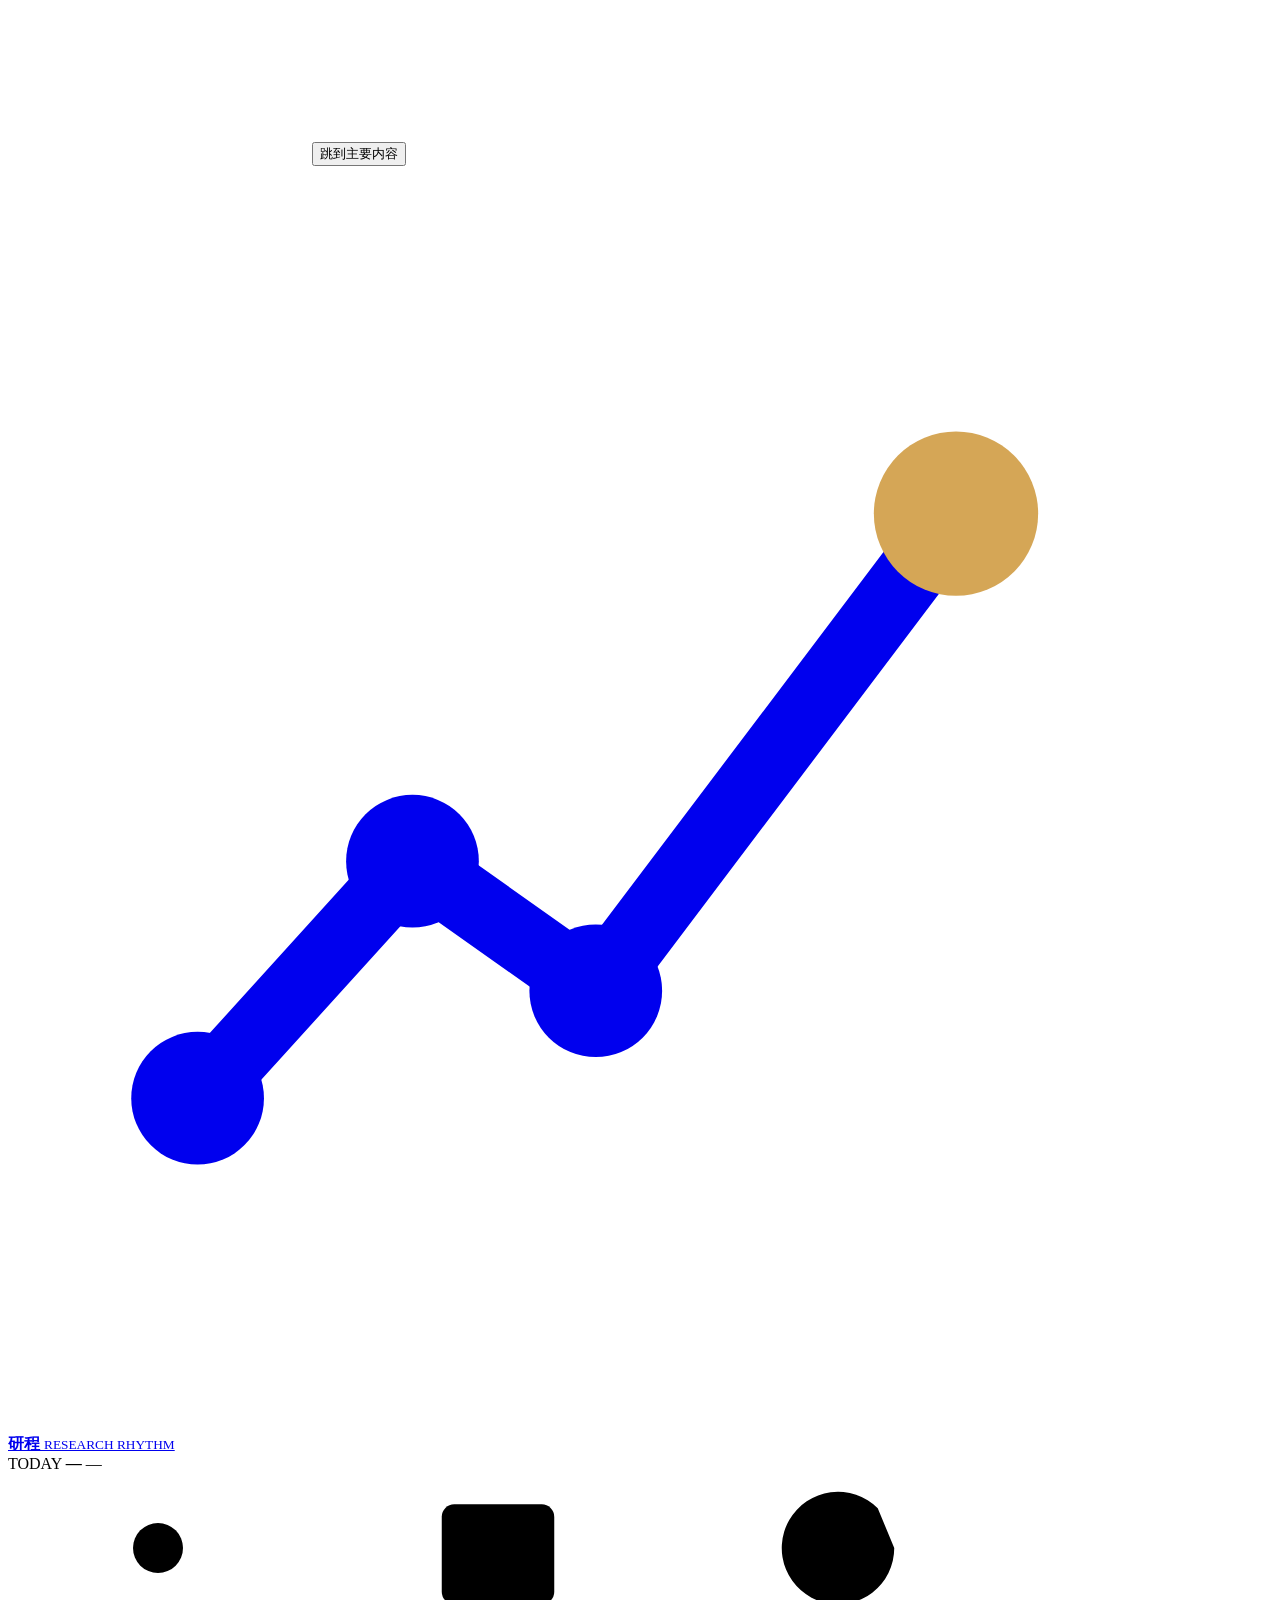
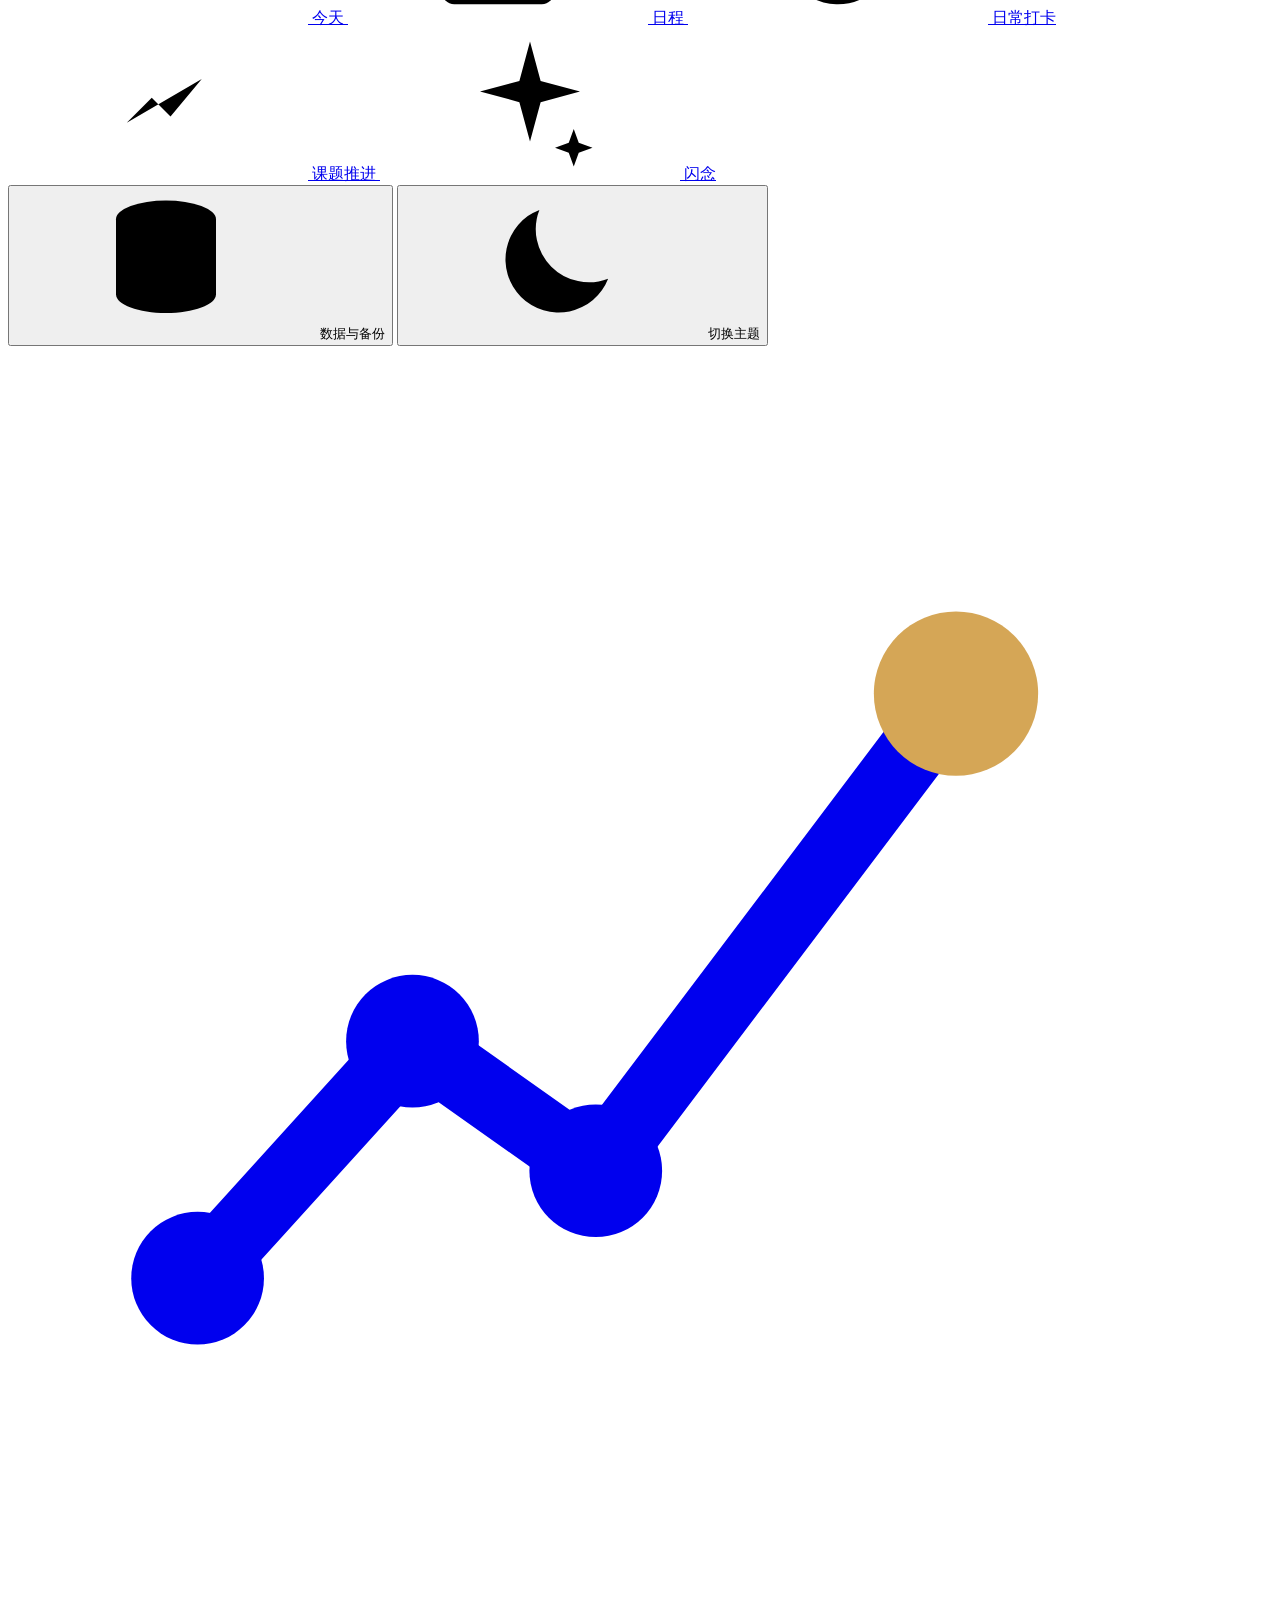
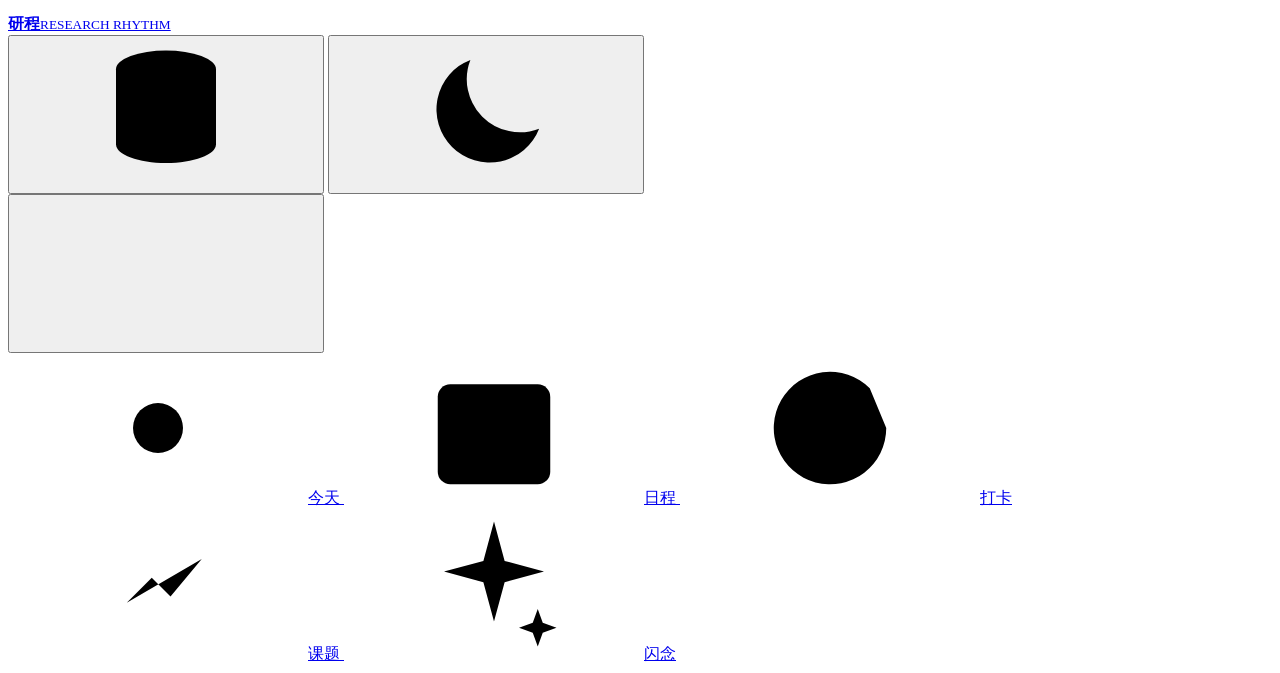
<file: src/index.html>
<!DOCTYPE html>
<html lang="zh-CN">
<head>
  <meta charset="utf-8">
  <meta name="viewport" content="width=device-width, initial-scale=1, viewport-fit=cover">
  <title>研程</title>
  <meta name="description" content="研程：把科研拆成今天能做完的事。日程、习惯、课题推进与闪念，本地优先。">
  <meta name="theme-color" content="#12261C">
  <meta name="apple-mobile-web-app-capable" content="yes">
  <meta name="apple-mobile-web-app-status-bar-style" content="black-translucent">
  <meta name="apple-mobile-web-app-title" content="研程">
  <link rel="manifest" href="manifest.webmanifest">
  <link rel="icon" href="icons/icon-192.png" sizes="192x192" type="image/png">
  <link rel="apple-touch-icon" href="icons/icon-180.png">
  <link rel="preconnect" href="https://fonts.googleapis.com">
  <link rel="preconnect" href="https://fonts.gstatic.com" crossorigin>
  <link rel="stylesheet" href="https://fonts.googleapis.com/css2?family=IBM+Plex+Mono:wght@400;500&family=Noto+Sans+SC:wght@400;500;600;700&family=Noto+Serif+SC:wght@500;600;700&display=swap">
  <!-- INLINE:CSS -->
</head>
<body>
  <svg class="svg-sprite" aria-hidden="true" focusable="false">
    <symbol id="i-today" viewBox="0 0 24 24"><circle cx="12" cy="12" r="4"/><path d="M12 2v2M12 20v2M4.93 4.93l1.42 1.42M17.65 17.65l1.42 1.42M2 12h2M20 12h2M4.93 19.07l1.42-1.42M17.65 6.35l1.42-1.42"/></symbol>
    <symbol id="i-calendar" viewBox="0 0 24 24"><rect x="3" y="5" width="18" height="16" rx="2"/><path d="M16 3v4M8 3v4M3 11h18"/></symbol>
    <symbol id="i-habit" viewBox="0 0 24 24"><path d="M21 12a9 9 0 1 1-2.64-6.36"/><path d="m9 12 2 2 4-4"/></symbol>
    <symbol id="i-project" viewBox="0 0 24 24"><path d="M4 19V5M4 19h16"/><path d="m7 15 4-4 3 3 5-6"/></symbol>
    <symbol id="i-plus" viewBox="0 0 24 24"><path d="M12 5v14M5 12h14"/></symbol>
    <symbol id="i-check" viewBox="0 0 24 24"><path d="M20 6 9 17l-5-5"/></symbol>
    <symbol id="i-left" viewBox="0 0 24 24"><path d="m15 18-6-6 6-6"/></symbol>
    <symbol id="i-right" viewBox="0 0 24 24"><path d="m9 18 6-6-6-6"/></symbol>
    <symbol id="i-x" viewBox="0 0 24 24"><path d="M18 6 6 18M6 6l12 12"/></symbol>
    <symbol id="i-edit" viewBox="0 0 24 24"><path d="M12 20h9"/><path d="M16.5 3.5a2.1 2.1 0 0 1 3 3L7 19l-4 1 1-4Z"/></symbol>
    <symbol id="i-trash" viewBox="0 0 24 24"><path d="M3 6h18M8 6V4h8v2M19 6l-1 14H6L5 6M10 11v5M14 11v5"/></symbol>
    <symbol id="i-clock" viewBox="0 0 24 24"><circle cx="12" cy="12" r="9"/><path d="M12 7v5l3 2"/></symbol>
    <symbol id="i-link" viewBox="0 0 24 24"><path d="M10 13a5 5 0 0 0 7.1.1l2-2a5 5 0 0 0-7.1-7.1l-1.1 1.1"/><path d="M14 11a5 5 0 0 0-7.1-.1l-2 2A5 5 0 0 0 12 20l1.1-1.1"/></symbol>
    <symbol id="i-settings" viewBox="0 0 24 24"><path d="M4 7h10M18 7h2M4 17h2M10 17h10"/><circle cx="16" cy="7" r="2"/><circle cx="8" cy="17" r="2"/></symbol>
    <symbol id="i-sun" viewBox="0 0 24 24"><circle cx="12" cy="12" r="4"/><path d="M12 2v2M12 20v2M4.93 4.93l1.42 1.42M17.65 17.65l1.42 1.42M2 12h2M20 12h2M4.93 19.07l1.42-1.42M17.65 6.35l1.42-1.42"/></symbol>
    <symbol id="i-moon" viewBox="0 0 24 24"><path d="M20.5 14.5A8.5 8.5 0 0 1 9.5 3.5 8.5 8.5 0 1 0 20.5 14.5Z"/></symbol>
    <symbol id="i-download" viewBox="0 0 24 24"><path d="M12 3v12M7 10l5 5 5-5M4 21h16"/></symbol>
    <symbol id="i-upload" viewBox="0 0 24 24"><path d="M12 16V4M7 9l5-5 5 5M4 21h16"/></symbol>
    <symbol id="i-arrow-right" viewBox="0 0 24 24"><path d="M5 12h14M13 6l6 6-6 6"/></symbol>
    <symbol id="i-flame" viewBox="0 0 24 24"><path d="M12 22c4.4 0 7-2.9 7-6.5 0-2.5-1.4-4.8-3.5-6.5-.5 2-1.6 3.2-3 4 .2-3.5-1.3-6.6-4-8.5.2 3.8-3.5 6.4-3.5 11 0 3.6 2.6 6.5 7 6.5Z"/></symbol>
    <symbol id="i-target" viewBox="0 0 24 24"><circle cx="12" cy="12" r="8"/><circle cx="12" cy="12" r="3"/><path d="M12 2v3M12 19v3M2 12h3M19 12h3"/></symbol>
    <symbol id="i-more" viewBox="0 0 24 24"><circle cx="5" cy="12" r="1"/><circle cx="12" cy="12" r="1"/><circle cx="19" cy="12" r="1"/></symbol>
    <symbol id="i-alert" viewBox="0 0 24 24"><path d="M10.3 3.9 1.9 18a2 2 0 0 0 1.7 3h16.8a2 2 0 0 0 1.7-3L13.7 3.9a2 2 0 0 0-3.4 0Z"/><path d="M12 9v4M12 17h.01"/></symbol>
    <symbol id="i-grid" viewBox="0 0 24 24"><rect x="3" y="3" width="7" height="7" rx="1"/><rect x="14" y="3" width="7" height="7" rx="1"/><rect x="3" y="14" width="7" height="7" rx="1"/><rect x="14" y="14" width="7" height="7" rx="1"/></symbol>
    <symbol id="i-columns" viewBox="0 0 24 24"><rect x="3" y="4" width="18" height="16" rx="2"/><path d="M9 4v16M15 4v16"/></symbol>
    <symbol id="i-list" viewBox="0 0 24 24"><path d="M8 6h13M8 12h13M8 18h13"/><path d="M3 6h.01M3 12h.01M3 18h.01"/></symbol>
    <symbol id="i-database" viewBox="0 0 24 24"><ellipse cx="12" cy="5" rx="8" ry="3"/><path d="M4 5v6c0 1.7 3.6 3 8 3s8-1.3 8-3V5"/><path d="M4 11v6c0 1.7 3.6 3 8 3s8-1.3 8-3v-6"/></symbol>
    <symbol id="i-copy" viewBox="0 0 24 24"><rect x="9" y="9" width="12" height="12" rx="2"/><path d="M5 15H4a2 2 0 0 1-2-2V4a2 2 0 0 1 2-2h9a2 2 0 0 1 2 2v1"/></symbol>
    <symbol id="i-spark" viewBox="0 0 24 24"><path d="M12 2l1.7 6.3L20 10l-6.3 1.7L12 18l-1.7-6.3L4 10l6.3-1.7L12 2Z"/><path d="M19 16l.8 2.2L22 19l-2.2.8L19 22l-.8-2.2L16 19l2.2-.8L19 16Z"/></symbol>
    <symbol id="i-bell" viewBox="0 0 24 24"><path d="M18 8a6 6 0 0 0-12 0c0 7-3 7-3 9h18c0-2-3-2-3-9"/><path d="M10 21h4"/></symbol>
  </svg>

  <button class="skip-link" type="button" data-action="skip-main">跳到主要内容</button>

  <div class="app">
    <aside class="rail" aria-label="主导航">
      <a class="brand" href="#today" aria-label="研程首页">
        <span class="brand-mark" aria-hidden="true">
          <svg viewBox="0 0 40 40" fill="none">
            <path d="M6 29.5 12.8 22l5.8 4.1L30 11" stroke="currentColor" stroke-width="2.2" stroke-linecap="round" stroke-linejoin="round"/>
            <circle cx="6" cy="29.5" r="2.1" fill="currentColor"/>
            <circle cx="12.8" cy="22" r="2.1" fill="currentColor"/>
            <circle cx="18.6" cy="26.1" r="2.1" fill="currentColor"/>
            <circle cx="30" cy="11" r="2.6" fill="#D5A656"/>
          </svg>
        </span>
        <span class="brand-copy">
          <strong>研程</strong>
          <small>RESEARCH RHYTHM</small>
        </span>
      </a>

      <div class="rail-date">
        <span class="rail-date-label">TODAY</span>
        <strong id="rail-date">—</strong>
        <span id="rail-weekday">—</span>
      </div>

      <nav class="rail-nav">
        <a class="nav-item" data-nav="today" href="#today">
          <svg class="icon"><use href="#i-today"></use></svg>
          <span>今天</span>
          <span class="nav-dot" aria-hidden="true"></span>
        </a>
        <a class="nav-item" data-nav="schedule" href="#schedule">
          <svg class="icon"><use href="#i-calendar"></use></svg>
          <span>日程</span>
          <span class="nav-dot" aria-hidden="true"></span>
        </a>
        <a class="nav-item" data-nav="habits" href="#habits">
          <svg class="icon"><use href="#i-habit"></use></svg>
          <span>日常打卡</span>
          <span class="nav-dot" aria-hidden="true"></span>
        </a>
        <a class="nav-item" data-nav="projects" href="#projects">
          <svg class="icon"><use href="#i-project"></use></svg>
          <span>课题推进</span>
          <span class="nav-dot" aria-hidden="true"></span>
        </a>
        <a class="nav-item" data-nav="sparks" href="#sparks">
          <svg class="icon"><use href="#i-spark"></use></svg>
          <span>闪念</span>
          <span class="nav-dot" aria-hidden="true"></span>
        </a>
      </nav>

      <div class="rail-lower">
        <div class="rail-pulse" id="rail-pulse"></div>
        <button class="rail-link" data-action="open-settings" type="button">
          <svg class="icon"><use href="#i-database"></use></svg>
          <span>数据与备份</span>
        </button>
        <button class="rail-link" data-action="toggle-theme" type="button" id="theme-button">
          <svg class="icon"><use href="#i-moon"></use></svg>
          <span id="theme-label">切换主题</span>
        </button>
      </div>
    </aside>

    <main class="main">
      <header class="mobile-bar">
        <a class="brand brand--compact" href="#today" aria-label="研程首页">
          <span class="brand-mark" aria-hidden="true">
            <svg viewBox="0 0 40 40" fill="none">
              <path d="M6 29.5 12.8 22l5.8 4.1L30 11" stroke="currentColor" stroke-width="2.2" stroke-linecap="round" stroke-linejoin="round"/>
              <circle cx="6" cy="29.5" r="2.1" fill="currentColor"/>
              <circle cx="12.8" cy="22" r="2.1" fill="currentColor"/>
              <circle cx="18.6" cy="26.1" r="2.1" fill="currentColor"/>
              <circle cx="30" cy="11" r="2.6" fill="#D5A656"/>
            </svg>
          </span>
          <span class="brand-copy"><strong>研程</strong><small>RESEARCH RHYTHM</small></span>
        </a>
        <div class="mobile-actions">
          <button class="icon-btn" type="button" data-action="open-settings" aria-label="数据与备份">
            <svg class="icon"><use href="#i-database"></use></svg>
          </button>
          <button class="icon-btn" type="button" data-action="toggle-theme" aria-label="切换主题">
            <svg class="icon"><use href="#i-moon"></use></svg>
          </button>
        </div>
      </header>

      <div id="view-root" class="view-root" tabindex="-1"></div>
    </main>

    <button class="fab" type="button" data-action="add-event" aria-label="新建日程">
      <svg class="icon"><use href="#i-plus"></use></svg>
    </button>

    <nav class="bottom-nav" aria-label="主导航">
      <a class="bottom-item" data-nav="today" href="#today">
        <svg class="icon"><use href="#i-today"></use></svg><span>今天</span>
      </a>
      <a class="bottom-item" data-nav="schedule" href="#schedule">
        <svg class="icon"><use href="#i-calendar"></use></svg><span>日程</span>
      </a>
      <a class="bottom-item" data-nav="habits" href="#habits">
        <svg class="icon"><use href="#i-habit"></use></svg><span>打卡</span>
      </a>
      <a class="bottom-item" data-nav="projects" href="#projects">
        <svg class="icon"><use href="#i-project"></use></svg><span>课题</span>
      </a>
      <a class="bottom-item" data-nav="sparks" href="#sparks">
        <svg class="icon"><use href="#i-spark"></use></svg><span>闪念</span>
      </a>
    </nav>
  </div>

  <div id="modal-root"></div>
  <div id="toast-root" class="toast-root" role="status" aria-live="polite"></div>

  <!-- INLINE:JS -->
</body>
</html>
</file>
